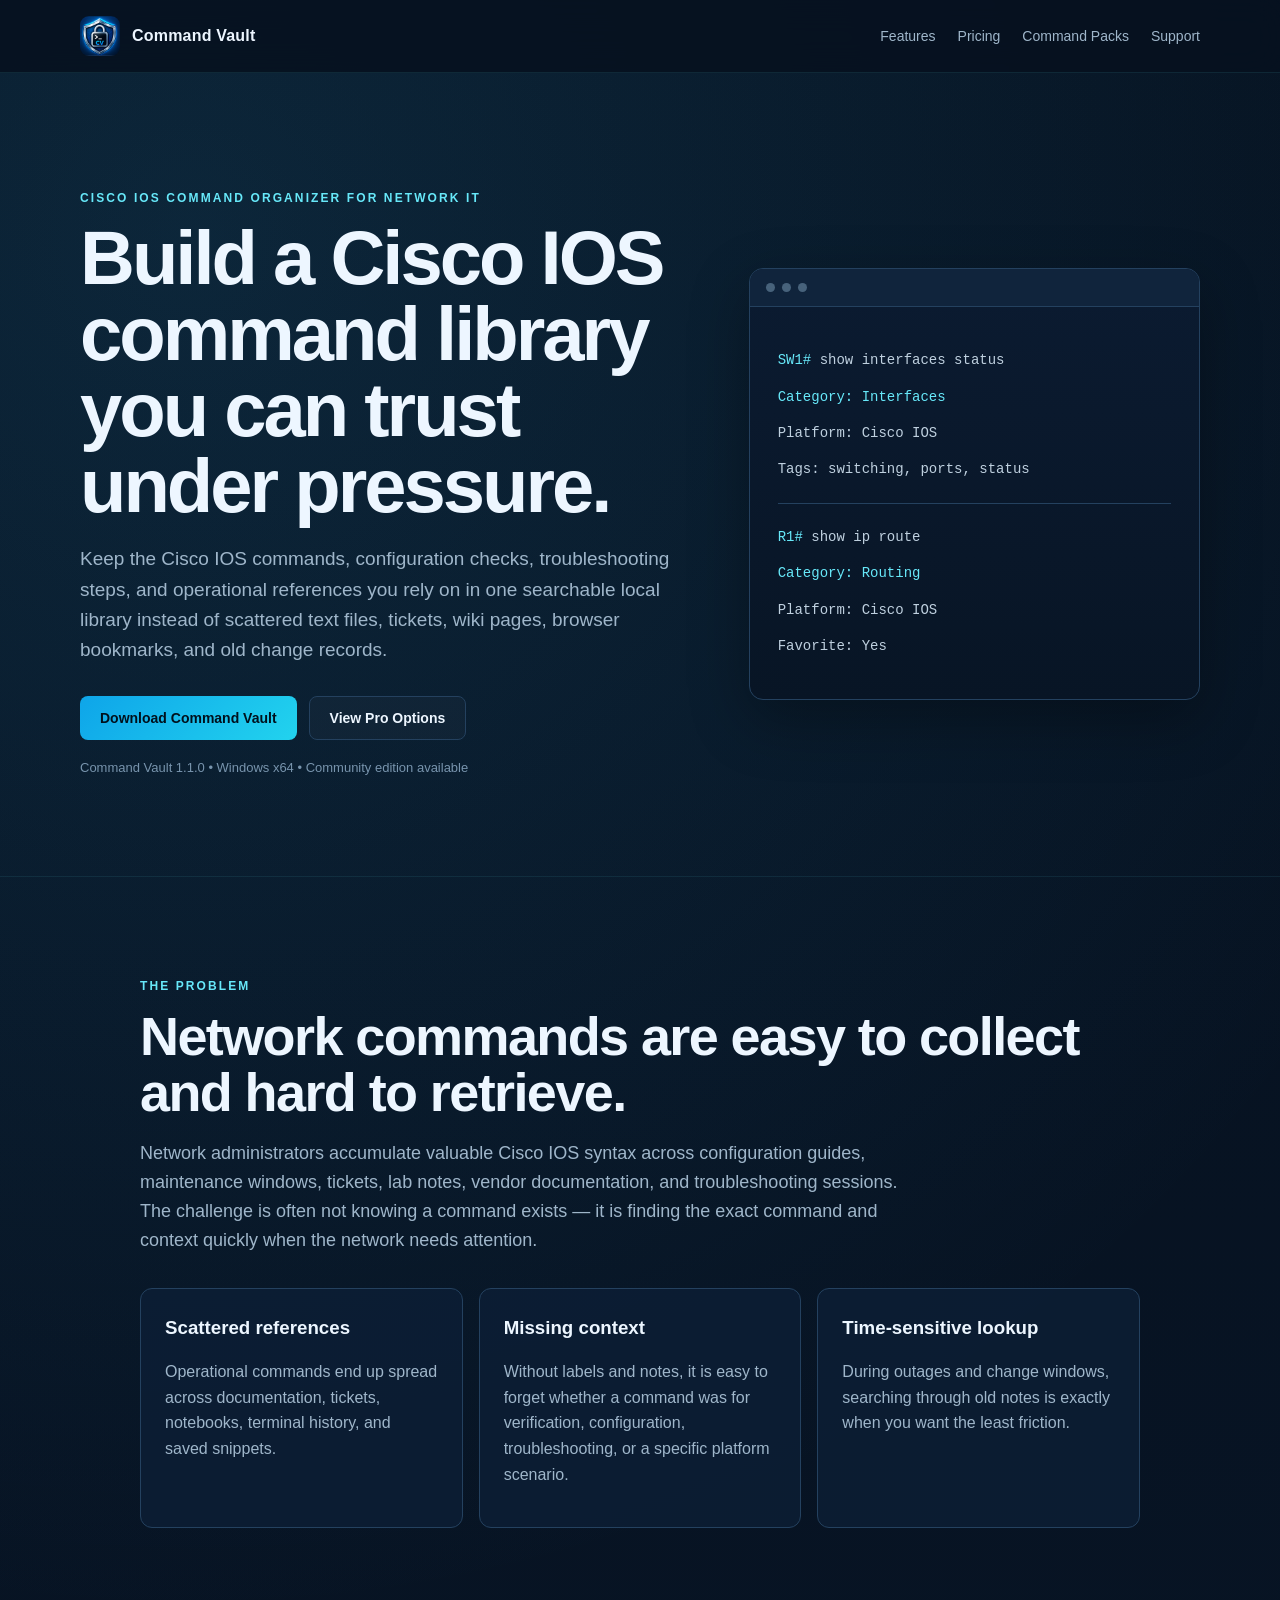
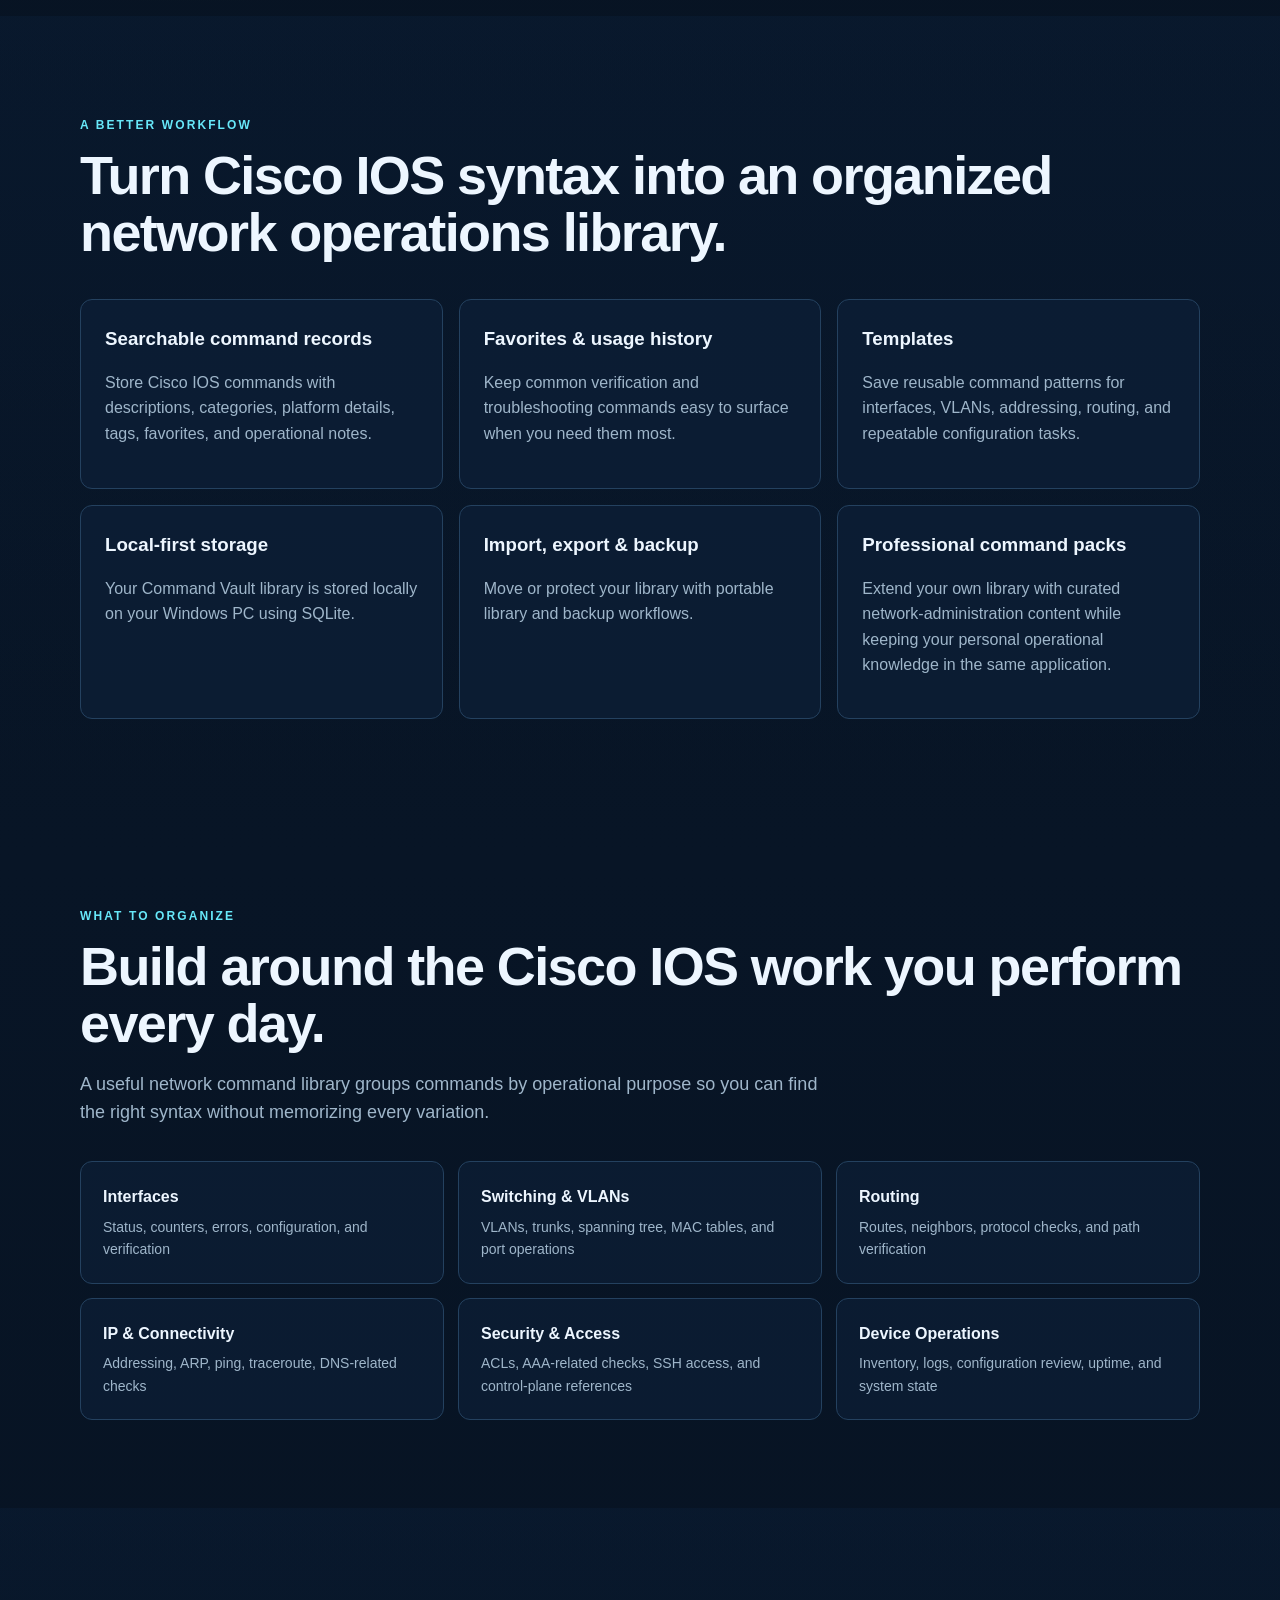
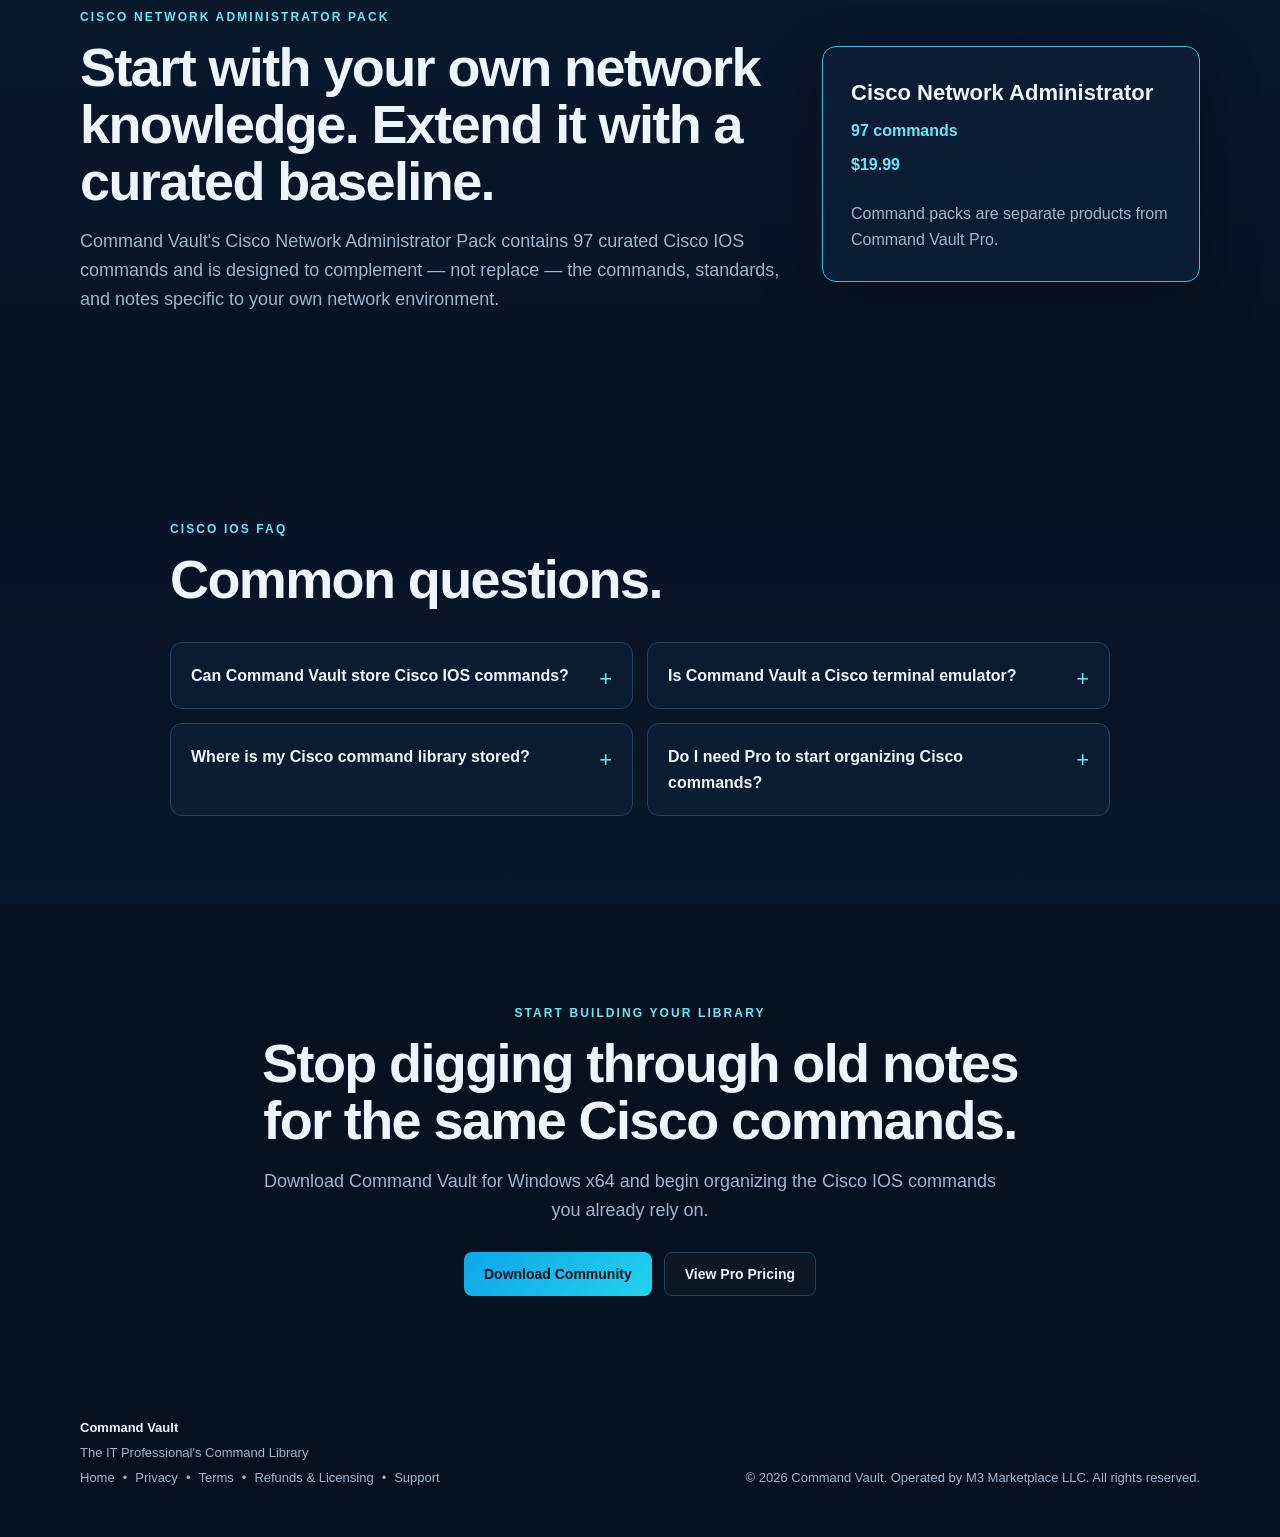
<file: cisco-ios-command-library.html>
<!doctype html>
<html lang="en">
<head>
  <meta charset="utf-8">
  <meta name="viewport" content="width=device-width, initial-scale=1">
  <meta name="description" content="Build a searchable Cisco IOS command library for network administration with Command Vault. Organize configuration, verification, troubleshooting, interface, routing, switching, and security commands locally on your PC.">
  <meta name="theme-color" content="#071426">
  <title>Cisco IOS Command Library for Network Administrators — Command Vault</title>
  <link rel="stylesheet" href="styles.css">
  <script async src="https://www.googletagmanager.com/gtag/js?id=G-ZWFE3TDV91"></script>
  <script>
    window.dataLayer = window.dataLayer || [];
    function gtag(){dataLayer.push(arguments);}
    gtag('js', new Date());
    gtag('config', 'G-ZWFE3TDV91');
  </script>
  <link rel="canonical" href="https://commandvaultapp.com/cisco-ios-command-library.html">
  <meta name="robots" content="index, follow">
  <meta property="og:type" content="website">
  <meta property="og:site_name" content="Command Vault">
  <meta property="og:title" content="Cisco IOS Command Library for Network Administrators — Command Vault">
  <meta property="og:description" content="Organize Cisco IOS configuration, verification, troubleshooting, routing, switching, interface, and security commands in a local-first Windows command library.">
  <meta property="og:url" content="https://commandvaultapp.com/cisco-ios-command-library.html">
  <meta name="twitter:card" content="summary">
  <meta name="twitter:title" content="Cisco IOS Command Library for Network Administrators — Command Vault">
  <meta name="twitter:description" content="A local-first Cisco IOS command organizer for network administrators and IT professionals.">
  <script type="application/ld+json">{"@context": "https://schema.org", "@graph": [{"@type": "WebPage", "url": "https://commandvaultapp.com/cisco-ios-command-library.html", "name": "Cisco IOS Command Library for Network Administrators \u2014 Command Vault", "description": "Organize Cisco IOS commands, troubleshooting references, configuration notes, tags, favorites, and reusable network administration knowledge in a local-first Windows command library."}, {"@type": "FAQPage", "mainEntity": [{"@type": "Question", "name": "Can Command Vault store Cisco IOS commands?", "acceptedAnswer": {"@type": "Answer", "text": "Yes. Command Vault can organize Cisco IOS command text with descriptions, categories, platform details, tags, favorites, and other operational notes."}}, {"@type": "Question", "name": "Is Command Vault a Cisco terminal emulator?", "acceptedAnswer": {"@type": "Answer", "text": "No. Command Vault is a command library and reference tool. Review and execute Cisco IOS commands using the appropriate console, SSH, terminal, or network management environment."}}, {"@type": "Question", "name": "Where is my Cisco command library stored?", "acceptedAnswer": {"@type": "Answer", "text": "Command Vault stores its command library locally on your Windows computer using SQLite."}}]}]}</script>
</head>
<body>
  <header class="site-header">
    <div class="wrap nav-wrap">
      <a class="brand" href="index.html" aria-label="Command Vault home">
        <span class="brand-mark">CV</span>
        <span>Command Vault</span>
      </a>
      <nav class="nav" aria-label="Primary navigation">
        <a href="index.html#features">Features</a>
        <a href="index.html#pricing">Pricing</a>
        <a href="index.html#packs">Command Packs</a>
        <a href="support.html">Support</a>
      </nav>
    </div>
  </header>

  <main>
    <section class="landing-hero">
      <div class="wrap landing-hero-grid">
        <div>
          <p class="eyebrow">CISCO IOS COMMAND ORGANIZER FOR NETWORK IT</p>
          <h1>Build a Cisco IOS command library you can trust under pressure.</h1>
          <p class="hero-copy">
            Keep the Cisco IOS commands, configuration checks, troubleshooting steps, and operational references you rely on in one searchable local library instead of scattered text files, tickets, wiki pages, browser bookmarks, and old change records.
          </p>
          <div class="hero-actions">
            <a class="button primary landing-download"
               href="https://github.com/MrFrankRazr/CommandVault-Site/releases/download/v1.1.0/CommandVault-1.1.0-win-x64.zip">
              Download Command Vault
            </a>
            <a class="button secondary landing-pro" href="index.html#pricing">View Pro Options</a>
          </div>
          <p class="availability">Command Vault 1.1.0 • Windows x64 • Community edition available</p>
        </div>

        <aside class="product-card" aria-label="Cisco IOS command library example">
          <div class="terminal-bar"><span></span><span></span><span></span></div>
          <div class="terminal-content">
            <p><span class="prompt">SW1#</span> show interfaces status</p>
            <p class="terminal-accent">Category: Interfaces</p>
            <p>Platform: Cisco IOS</p>
            <p>Tags: switching, ports, status</p>
            <div class="terminal-rule"></div>
            <p><span class="prompt">R1#</span> show ip route</p>
            <p class="terminal-accent">Category: Routing</p>
            <p>Platform: Cisco IOS</p>
            <p>Favorite: Yes</p>
          </div>
        </aside>
      </div>
    </section>

    <section class="section">
      <div class="wrap content-narrow">
        <p class="section-kicker">THE PROBLEM</p>
        <h2>Network commands are easy to collect and hard to retrieve.</h2>
        <p class="section-lead">
          Network administrators accumulate valuable Cisco IOS syntax across configuration guides, maintenance windows, tickets, lab notes, vendor documentation, and troubleshooting sessions. The challenge is often not knowing a command exists — it is finding the exact command and context quickly when the network needs attention.
        </p>
        <div class="pain-grid">
          <article class="feature-card"><h3>Scattered references</h3><p>Operational commands end up spread across documentation, tickets, notebooks, terminal history, and saved snippets.</p></article>
          <article class="feature-card"><h3>Missing context</h3><p>Without labels and notes, it is easy to forget whether a command was for verification, configuration, troubleshooting, or a specific platform scenario.</p></article>
          <article class="feature-card"><h3>Time-sensitive lookup</h3><p>During outages and change windows, searching through old notes is exactly when you want the least friction.</p></article>
        </div>
      </div>
    </section>

    <section class="section landing-accent">
      <div class="wrap">
        <p class="section-kicker">A BETTER WORKFLOW</p>
        <h2>Turn Cisco IOS syntax into an organized network operations library.</h2>
        <div class="feature-grid">
          <article class="feature-card"><h3>Searchable command records</h3><p>Store Cisco IOS commands with descriptions, categories, platform details, tags, favorites, and operational notes.</p></article>
          <article class="feature-card"><h3>Favorites & usage history</h3><p>Keep common verification and troubleshooting commands easy to surface when you need them most.</p></article>
          <article class="feature-card"><h3>Templates</h3><p>Save reusable command patterns for interfaces, VLANs, addressing, routing, and repeatable configuration tasks.</p></article>
          <article class="feature-card"><h3>Local-first storage</h3><p>Your Command Vault library is stored locally on your Windows PC using SQLite.</p></article>
          <article class="feature-card"><h3>Import, export & backup</h3><p>Move or protect your library with portable library and backup workflows.</p></article>
          <article class="feature-card"><h3>Professional command packs</h3><p>Extend your own library with curated network-administration content while keeping your personal operational knowledge in the same application.</p></article>
        </div>
      </div>
    </section>

    <section class="section">
      <div class="wrap">
        <p class="section-kicker">WHAT TO ORGANIZE</p>
        <h2>Build around the Cisco IOS work you perform every day.</h2>
        <p class="section-lead">A useful network command library groups commands by operational purpose so you can find the right syntax without memorizing every variation.</p>
        <div class="topic-grid">
          <div class="topic-card"><strong>Interfaces</strong><span>Status, counters, errors, configuration, and verification</span></div>
          <div class="topic-card"><strong>Switching & VLANs</strong><span>VLANs, trunks, spanning tree, MAC tables, and port operations</span></div>
          <div class="topic-card"><strong>Routing</strong><span>Routes, neighbors, protocol checks, and path verification</span></div>
          <div class="topic-card"><strong>IP & Connectivity</strong><span>Addressing, ARP, ping, traceroute, DNS-related checks</span></div>
          <div class="topic-card"><strong>Security & Access</strong><span>ACLs, AAA-related checks, SSH access, and control-plane references</span></div>
          <div class="topic-card"><strong>Device Operations</strong><span>Inventory, logs, configuration review, uptime, and system state</span></div>
        </div>
      </div>
    </section>

    <section class="section landing-accent">
      <div class="wrap split-callout">
        <div>
          <p class="section-kicker">CISCO NETWORK ADMINISTRATOR PACK</p>
          <h2>Start with your own network knowledge. Extend it with a curated baseline.</h2>
          <p class="section-lead">
            Command Vault's Cisco Network Administrator Pack contains 97 curated Cisco IOS commands and is designed to complement — not replace — the commands, standards, and notes specific to your own network environment.
          </p>
        </div>
        <div class="landing-card">
          <strong>Cisco Network Administrator</strong>
          <span>97 commands</span>
          <span>$19.99</span>
          <p>Command packs are separate products from Command Vault Pro.</p>
        </div>
      </div>
    </section>

    <section class="section faq-section">
      <div class="wrap faq-wrap">
        <p class="section-kicker">CISCO IOS FAQ</p>
        <h2>Common questions.</h2>
        <div class="faq-grid">
          <details class="faq-item"><summary>Can Command Vault store Cisco IOS commands?</summary><p>Yes. Command Vault can organize Cisco IOS command text with descriptions, categories, platform details, tags, favorites, and other operational notes.</p></details>
          <details class="faq-item"><summary>Is Command Vault a Cisco terminal emulator?</summary><p>No. Command Vault is a command library and reference tool. Review and execute Cisco IOS commands using the appropriate console, SSH, terminal, or network management environment.</p></details>
          <details class="faq-item"><summary>Where is my Cisco command library stored?</summary><p>Command Vault stores its command library locally on your Windows computer using SQLite.</p></details>
          <details class="faq-item"><summary>Do I need Pro to start organizing Cisco commands?</summary><p>No. You can begin with Community and upgrade later when you need premium productivity, backup, and update-related features.</p></details>
        </div>
      </div>
    </section>

    <section class="section landing-final">
      <div class="wrap landing-final-inner">
        <p class="section-kicker">START BUILDING YOUR LIBRARY</p>
        <h2>Stop digging through old notes for the same Cisco commands.</h2>
        <p class="section-lead">Download Command Vault for Windows x64 and begin organizing the Cisco IOS commands you already rely on.</p>
        <div class="section-actions">
          <a class="button primary landing-download"
             href="https://github.com/MrFrankRazr/CommandVault-Site/releases/download/v1.1.0/CommandVault-1.1.0-win-x64.zip">
            Download Community
          </a>
          <a class="button secondary landing-pro" href="index.html#pricing">View Pro Pricing</a>
        </div>
      </div>
    </section>
  </main>

  <footer class="site-footer">
    <div class="wrap footer-wrap">
      <div>
        <strong>Command Vault</strong>
        <p>The IT Professional's Command Library</p>
        <p class="footer-links">
          <a href="index.html">Home</a><span>•</span>
          <a href="privacy.html">Privacy</a><span>•</span>
          <a href="terms.html">Terms</a><span>•</span>
          <a href="refunds.html">Refunds &amp; Licensing</a><span>•</span>
          <a href="support.html">Support</a>
        </p>
      </div>
      <p>© 2026 Command Vault. Operated by M3 Marketplace LLC. All rights reserved.</p>
    </div>
  </footer>

  <script>
    document.addEventListener('DOMContentLoaded', function () {
      document.querySelectorAll('.landing-download').forEach(function (link) {
        link.addEventListener('click', function () {
          if (typeof gtag === 'function') {
            gtag('event', 'landing_download_click', {
              landing_page: 'cisco_ios',
              link_url: link.href
            });
          }
        });
      });

      document.querySelectorAll('.landing-pro').forEach(function (link) {
        link.addEventListener('click', function () {
          if (typeof gtag === 'function') {
            gtag('event', 'landing_pro_click', {
              landing_page: 'cisco_ios',
              destination: 'pricing'
            });
          }
        });
      });

      document.querySelectorAll('.faq-item').forEach(function (item) {
        item.addEventListener('toggle', function () {
          if (item.open && typeof gtag === 'function') {
            const summary = item.querySelector('summary');
            gtag('event', 'faq_engagement', {
              page_topic: 'cisco_ios',
              faq_question: summary ? summary.textContent.trim() : 'unknown'
            });
          }
        });
      });
    });
  </script>
</body>
</html>
</file>
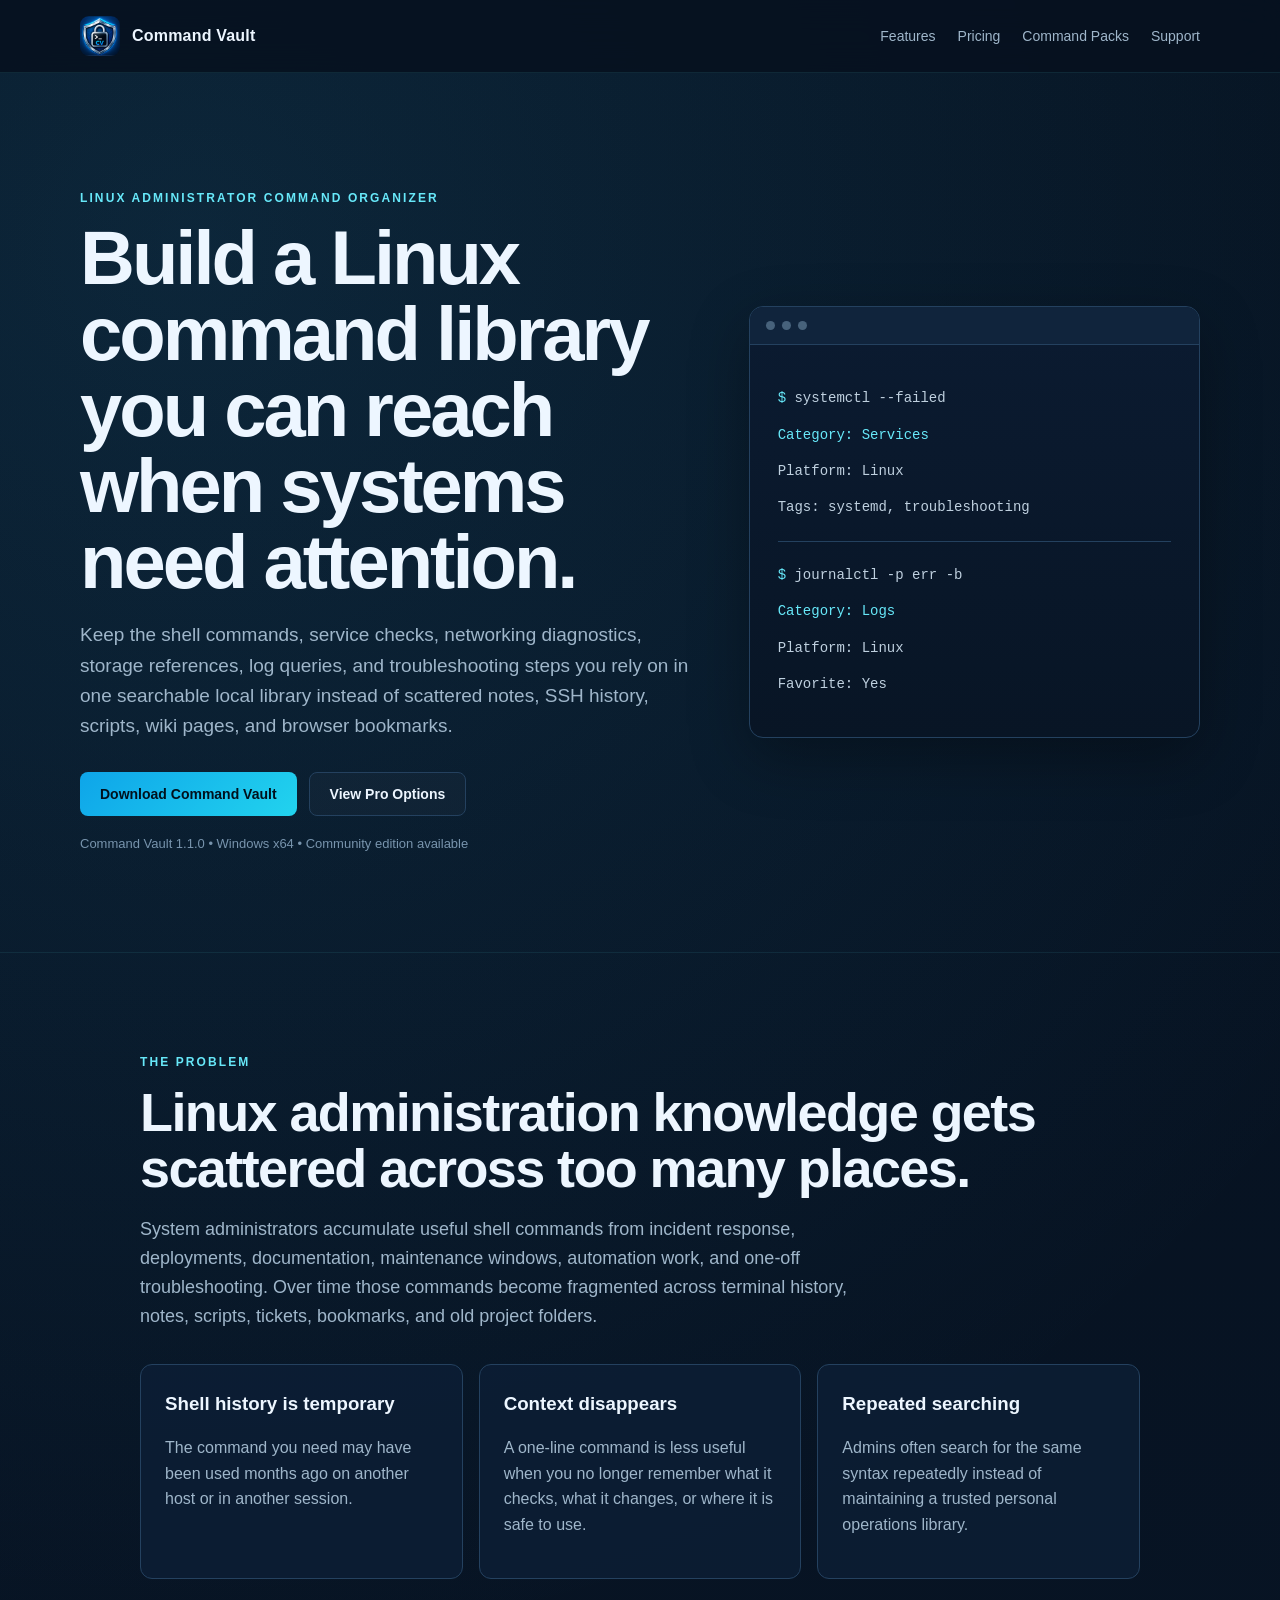
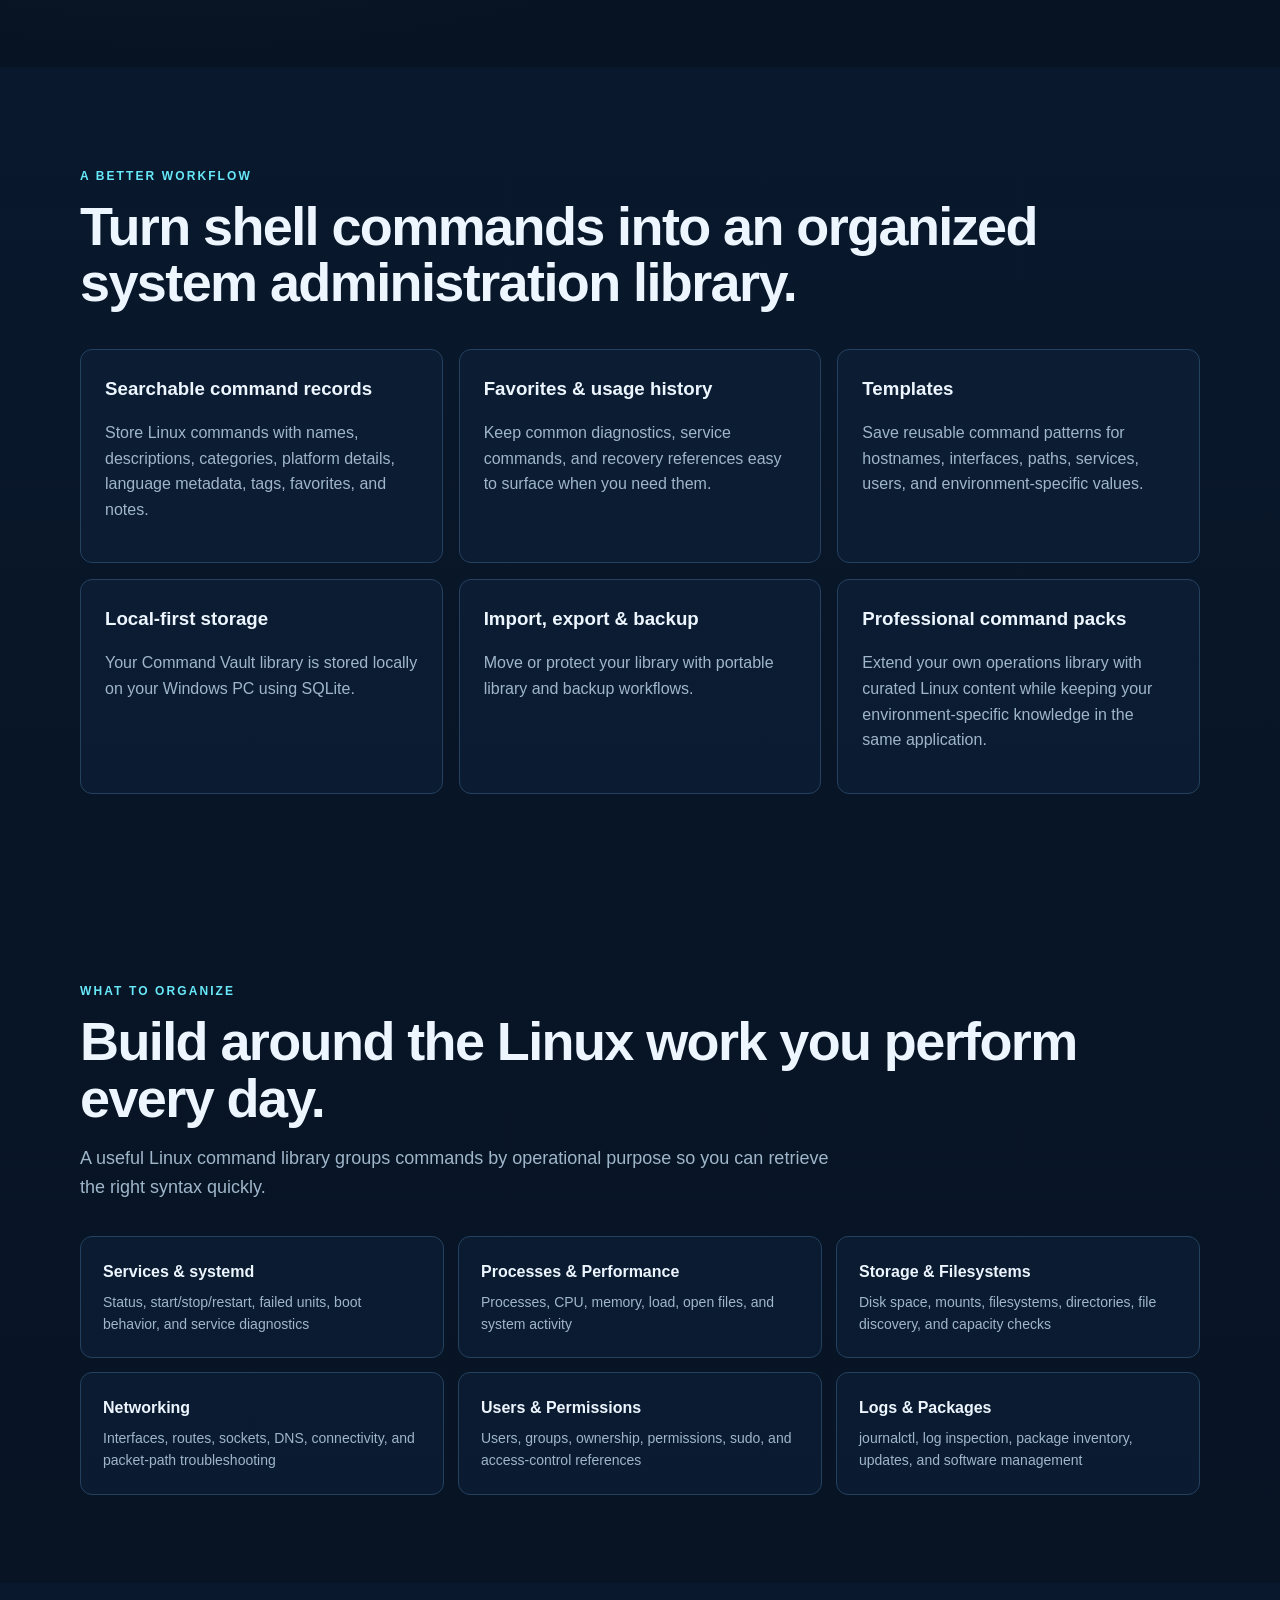
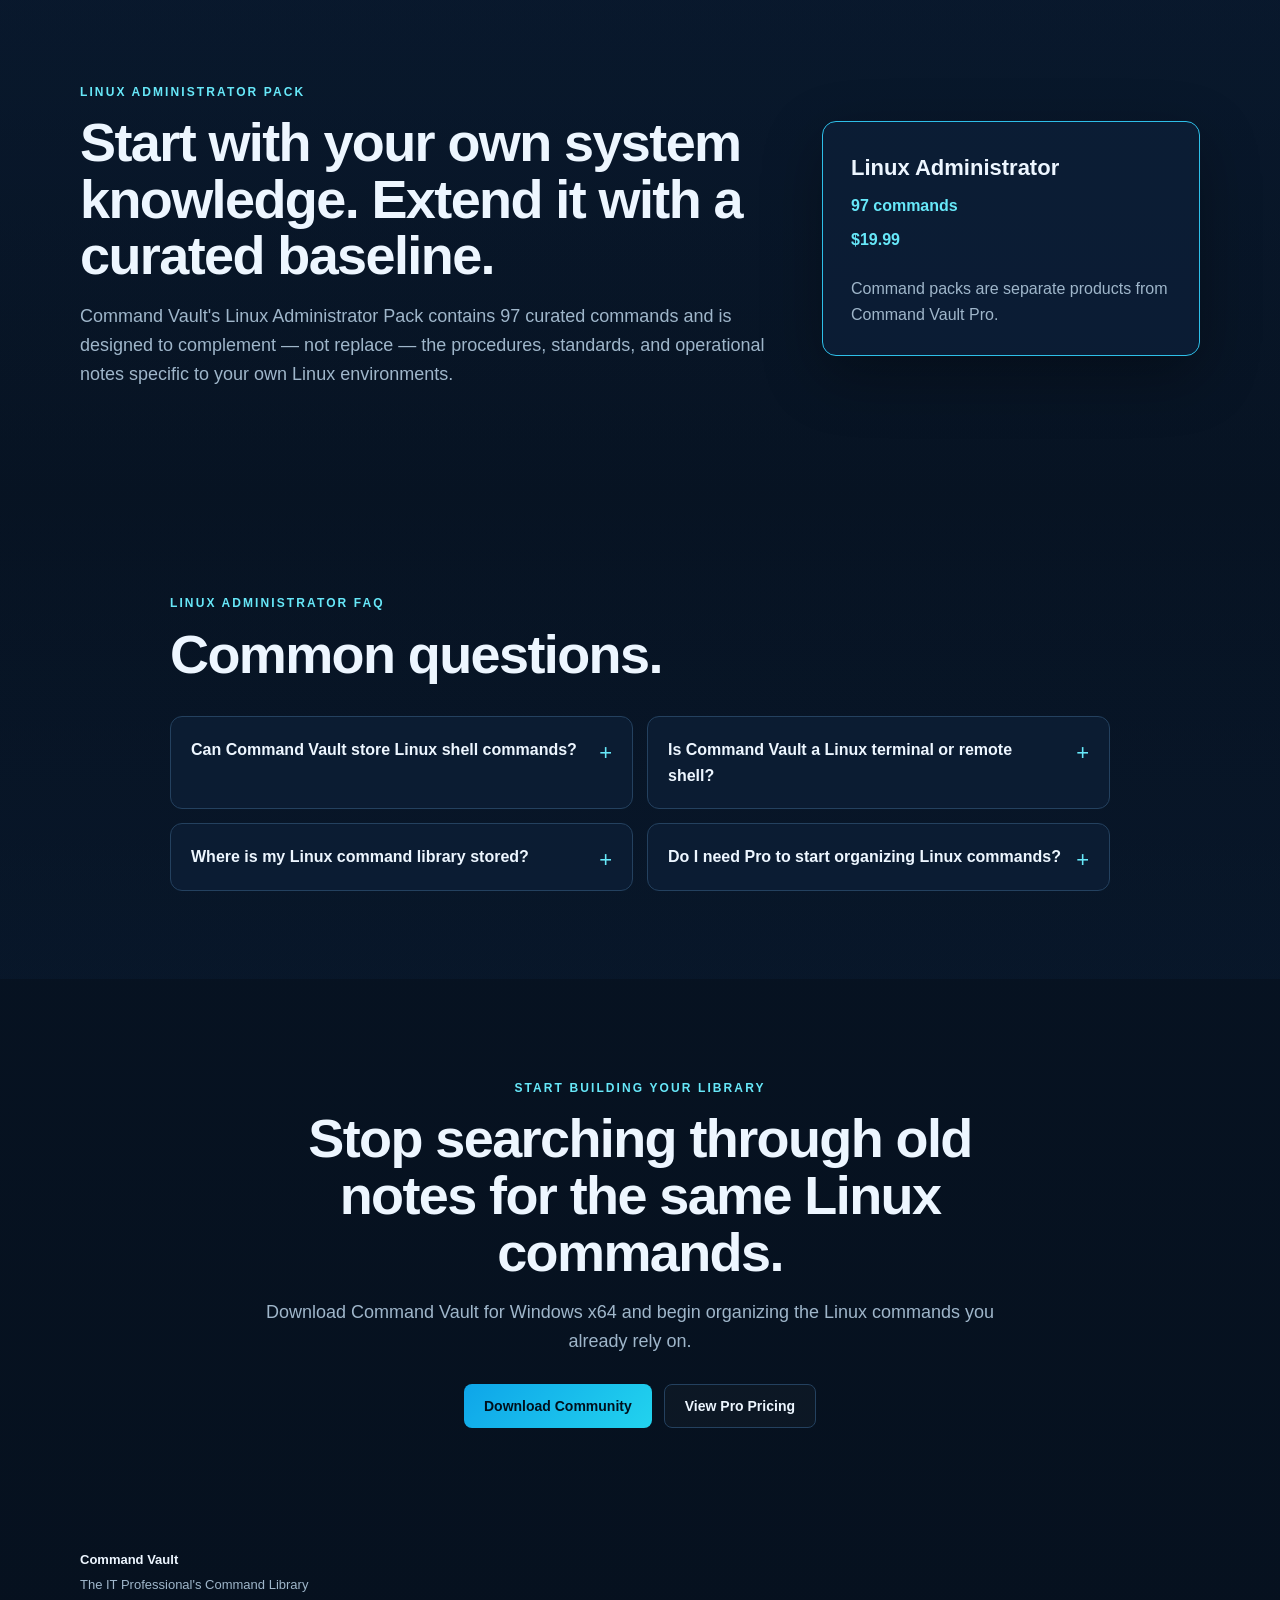
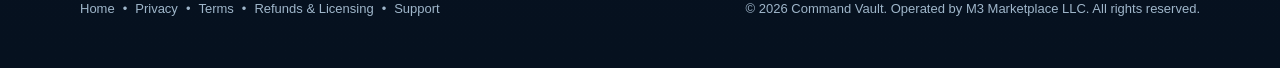
<file: linux-admin-command-library.html>
<!doctype html>
<html lang="en">
<head>
  <meta charset="utf-8">
  <meta name="viewport" content="width=device-width, initial-scale=1">
  <meta name="description" content="Build a searchable Linux administrator command library with Command Vault. Organize shell commands for services, storage, networking, permissions, processes, logs, packages, and troubleshooting locally on your PC.">
  <meta name="theme-color" content="#071426">
  <title>Linux Administrator Command Library — Command Vault</title>
  <link rel="stylesheet" href="styles.css">
  <script async src="https://www.googletagmanager.com/gtag/js?id=G-ZWFE3TDV91"></script>
  <script>
    window.dataLayer = window.dataLayer || [];
    function gtag(){dataLayer.push(arguments);}
    gtag('js', new Date());
    gtag('config', 'G-ZWFE3TDV91');
  </script>
  <link rel="canonical" href="https://commandvaultapp.com/linux-admin-command-library.html">
  <meta name="robots" content="index, follow">
  <meta property="og:type" content="website">
  <meta property="og:site_name" content="Command Vault">
  <meta property="og:title" content="Linux Administrator Command Library — Command Vault">
  <meta property="og:description" content="Organize Linux shell commands for services, processes, storage, networking, permissions, logs, packages, and troubleshooting in a local-first Windows command library.">
  <meta property="og:url" content="https://commandvaultapp.com/linux-admin-command-library.html">
  <meta name="twitter:card" content="summary">
  <meta name="twitter:title" content="Linux Administrator Command Library — Command Vault">
  <meta name="twitter:description" content="A local-first Linux command organizer for system administrators and IT professionals.">
  <script type="application/ld+json">{"@context": "https://schema.org", "@graph": [{"@type": "WebPage", "url": "https://commandvaultapp.com/linux-admin-command-library.html", "name": "Linux Administrator Command Library \u2014 Command Vault", "description": "Organize Linux administration commands, shell references, troubleshooting steps, tags, favorites, and reusable system administration knowledge in a local-first Windows command library."}, {"@type": "FAQPage", "mainEntity": [{"@type": "Question", "name": "Can Command Vault store Linux shell commands?", "acceptedAnswer": {"@type": "Answer", "text": "Yes. Command Vault can organize Linux shell commands with descriptions, categories, platform details, language metadata, tags, favorites, and operational notes."}}, {"@type": "Question", "name": "Is Command Vault a Linux terminal or remote shell?", "acceptedAnswer": {"@type": "Answer", "text": "No. Command Vault is a command library and reference tool. Review and execute Linux commands in the appropriate local terminal, SSH session, or system administration environment."}}, {"@type": "Question", "name": "Where is my Linux command library stored?", "acceptedAnswer": {"@type": "Answer", "text": "Command Vault stores its command library locally on your Windows computer using SQLite."}}]}]}</script>
</head>
<body>
  <header class="site-header">
    <div class="wrap nav-wrap">
      <a class="brand" href="index.html" aria-label="Command Vault home">
        <span class="brand-mark">CV</span>
        <span>Command Vault</span>
      </a>
      <nav class="nav" aria-label="Primary navigation">
        <a href="index.html#features">Features</a>
        <a href="index.html#pricing">Pricing</a>
        <a href="index.html#packs">Command Packs</a>
        <a href="support.html">Support</a>
      </nav>
    </div>
  </header>

  <main>
    <section class="landing-hero">
      <div class="wrap landing-hero-grid">
        <div>
          <p class="eyebrow">LINUX ADMINISTRATOR COMMAND ORGANIZER</p>
          <h1>Build a Linux command library you can reach when systems need attention.</h1>
          <p class="hero-copy">
            Keep the shell commands, service checks, networking diagnostics, storage references, log queries, and troubleshooting steps you rely on in one searchable local library instead of scattered notes, SSH history, scripts, wiki pages, and browser bookmarks.
          </p>
          <div class="hero-actions">
            <a class="button primary landing-download"
               href="https://github.com/MrFrankRazr/CommandVault-Site/releases/download/v1.1.0/CommandVault-1.1.0-win-x64.zip">
              Download Command Vault
            </a>
            <a class="button secondary landing-pro" href="index.html#pricing">View Pro Options</a>
          </div>
          <p class="availability">Command Vault 1.1.0 • Windows x64 • Community edition available</p>
        </div>

        <aside class="product-card" aria-label="Linux administrator command library example">
          <div class="terminal-bar"><span></span><span></span><span></span></div>
          <div class="terminal-content">
            <p><span class="prompt">$</span> systemctl --failed</p>
            <p class="terminal-accent">Category: Services</p>
            <p>Platform: Linux</p>
            <p>Tags: systemd, troubleshooting</p>
            <div class="terminal-rule"></div>
            <p><span class="prompt">$</span> journalctl -p err -b</p>
            <p class="terminal-accent">Category: Logs</p>
            <p>Platform: Linux</p>
            <p>Favorite: Yes</p>
          </div>
        </aside>
      </div>
    </section>

    <section class="section">
      <div class="wrap content-narrow">
        <p class="section-kicker">THE PROBLEM</p>
        <h2>Linux administration knowledge gets scattered across too many places.</h2>
        <p class="section-lead">
          System administrators accumulate useful shell commands from incident response, deployments, documentation, maintenance windows, automation work, and one-off troubleshooting. Over time those commands become fragmented across terminal history, notes, scripts, tickets, bookmarks, and old project folders.
        </p>
        <div class="pain-grid">
          <article class="feature-card"><h3>Shell history is temporary</h3><p>The command you need may have been used months ago on another host or in another session.</p></article>
          <article class="feature-card"><h3>Context disappears</h3><p>A one-line command is less useful when you no longer remember what it checks, what it changes, or where it is safe to use.</p></article>
          <article class="feature-card"><h3>Repeated searching</h3><p>Admins often search for the same syntax repeatedly instead of maintaining a trusted personal operations library.</p></article>
        </div>
      </div>
    </section>

    <section class="section landing-accent">
      <div class="wrap">
        <p class="section-kicker">A BETTER WORKFLOW</p>
        <h2>Turn shell commands into an organized system administration library.</h2>
        <div class="feature-grid">
          <article class="feature-card"><h3>Searchable command records</h3><p>Store Linux commands with names, descriptions, categories, platform details, language metadata, tags, favorites, and notes.</p></article>
          <article class="feature-card"><h3>Favorites &amp; usage history</h3><p>Keep common diagnostics, service commands, and recovery references easy to surface when you need them.</p></article>
          <article class="feature-card"><h3>Templates</h3><p>Save reusable command patterns for hostnames, interfaces, paths, services, users, and environment-specific values.</p></article>
          <article class="feature-card"><h3>Local-first storage</h3><p>Your Command Vault library is stored locally on your Windows PC using SQLite.</p></article>
          <article class="feature-card"><h3>Import, export &amp; backup</h3><p>Move or protect your library with portable library and backup workflows.</p></article>
          <article class="feature-card"><h3>Professional command packs</h3><p>Extend your own operations library with curated Linux content while keeping your environment-specific knowledge in the same application.</p></article>
        </div>
      </div>
    </section>

    <section class="section">
      <div class="wrap">
        <p class="section-kicker">WHAT TO ORGANIZE</p>
        <h2>Build around the Linux work you perform every day.</h2>
        <p class="section-lead">A useful Linux command library groups commands by operational purpose so you can retrieve the right syntax quickly.</p>
        <div class="topic-grid">
          <div class="topic-card"><strong>Services &amp; systemd</strong><span>Status, start/stop/restart, failed units, boot behavior, and service diagnostics</span></div>
          <div class="topic-card"><strong>Processes &amp; Performance</strong><span>Processes, CPU, memory, load, open files, and system activity</span></div>
          <div class="topic-card"><strong>Storage &amp; Filesystems</strong><span>Disk space, mounts, filesystems, directories, file discovery, and capacity checks</span></div>
          <div class="topic-card"><strong>Networking</strong><span>Interfaces, routes, sockets, DNS, connectivity, and packet-path troubleshooting</span></div>
          <div class="topic-card"><strong>Users &amp; Permissions</strong><span>Users, groups, ownership, permissions, sudo, and access-control references</span></div>
          <div class="topic-card"><strong>Logs &amp; Packages</strong><span>journalctl, log inspection, package inventory, updates, and software management</span></div>
        </div>
      </div>
    </section>

    <section class="section landing-accent">
      <div class="wrap split-callout">
        <div>
          <p class="section-kicker">LINUX ADMINISTRATOR PACK</p>
          <h2>Start with your own system knowledge. Extend it with a curated baseline.</h2>
          <p class="section-lead">
            Command Vault's Linux Administrator Pack contains 97 curated commands and is designed to complement — not replace — the procedures, standards, and operational notes specific to your own Linux environments.
          </p>
        </div>
        <div class="landing-card">
          <strong>Linux Administrator</strong>
          <span>97 commands</span>
          <span>$19.99</span>
          <p>Command packs are separate products from Command Vault Pro.</p>
        </div>
      </div>
    </section>

    <section class="section faq-section">
      <div class="wrap faq-wrap">
        <p class="section-kicker">LINUX ADMINISTRATOR FAQ</p>
        <h2>Common questions.</h2>
        <div class="faq-grid">
          <details class="faq-item"><summary>Can Command Vault store Linux shell commands?</summary><p>Yes. Command Vault can organize Linux shell commands with descriptions, categories, platform details, language metadata, tags, favorites, and operational notes.</p></details>
          <details class="faq-item"><summary>Is Command Vault a Linux terminal or remote shell?</summary><p>No. Command Vault is a command library and reference tool. Review and execute Linux commands in the appropriate local terminal, SSH session, or system administration environment.</p></details>
          <details class="faq-item"><summary>Where is my Linux command library stored?</summary><p>Command Vault stores its command library locally on your Windows computer using SQLite.</p></details>
          <details class="faq-item"><summary>Do I need Pro to start organizing Linux commands?</summary><p>No. You can begin with Community and upgrade later when you need premium productivity, backup, and update-related features.</p></details>
        </div>
      </div>
    </section>

    <section class="section landing-final">
      <div class="wrap landing-final-inner">
        <p class="section-kicker">START BUILDING YOUR LIBRARY</p>
        <h2>Stop searching through old notes for the same Linux commands.</h2>
        <p class="section-lead">Download Command Vault for Windows x64 and begin organizing the Linux commands you already rely on.</p>
        <div class="section-actions">
          <a class="button primary landing-download"
             href="https://github.com/MrFrankRazr/CommandVault-Site/releases/download/v1.1.0/CommandVault-1.1.0-win-x64.zip">
            Download Community
          </a>
          <a class="button secondary landing-pro" href="index.html#pricing">View Pro Pricing</a>
        </div>
      </div>
    </section>
  </main>

  <footer class="site-footer">
    <div class="wrap footer-wrap">
      <div>
        <strong>Command Vault</strong>
        <p>The IT Professional's Command Library</p>
        <p class="footer-links">
          <a href="index.html">Home</a><span>•</span>
          <a href="privacy.html">Privacy</a><span>•</span>
          <a href="terms.html">Terms</a><span>•</span>
          <a href="refunds.html">Refunds &amp; Licensing</a><span>•</span>
          <a href="support.html">Support</a>
        </p>
      </div>
      <p>© 2026 Command Vault. Operated by M3 Marketplace LLC. All rights reserved.</p>
    </div>
  </footer>

  <script>
    document.addEventListener('DOMContentLoaded', function () {
      document.querySelectorAll('.landing-download').forEach(function (link) {
        link.addEventListener('click', function () {
          if (typeof gtag === 'function') {
            gtag('event', 'landing_download_click', {
              landing_page: 'linux_admin',
              link_url: link.href
            });
          }
        });
      });

      document.querySelectorAll('.landing-pro').forEach(function (link) {
        link.addEventListener('click', function () {
          if (typeof gtag === 'function') {
            gtag('event', 'landing_pro_click', {
              landing_page: 'linux_admin',
              destination: 'pricing'
            });
          }
        });
      });

      document.querySelectorAll('.faq-item').forEach(function (item) {
        item.addEventListener('toggle', function () {
          if (item.open && typeof gtag === 'function') {
            const summary = item.querySelector('summary');
            gtag('event', 'faq_engagement', {
              page_topic: 'linux_admin',
              faq_question: summary ? summary.textContent.trim() : 'unknown'
            });
          }
        });
      });
    });
  </script>
</body>
</html>
</file>
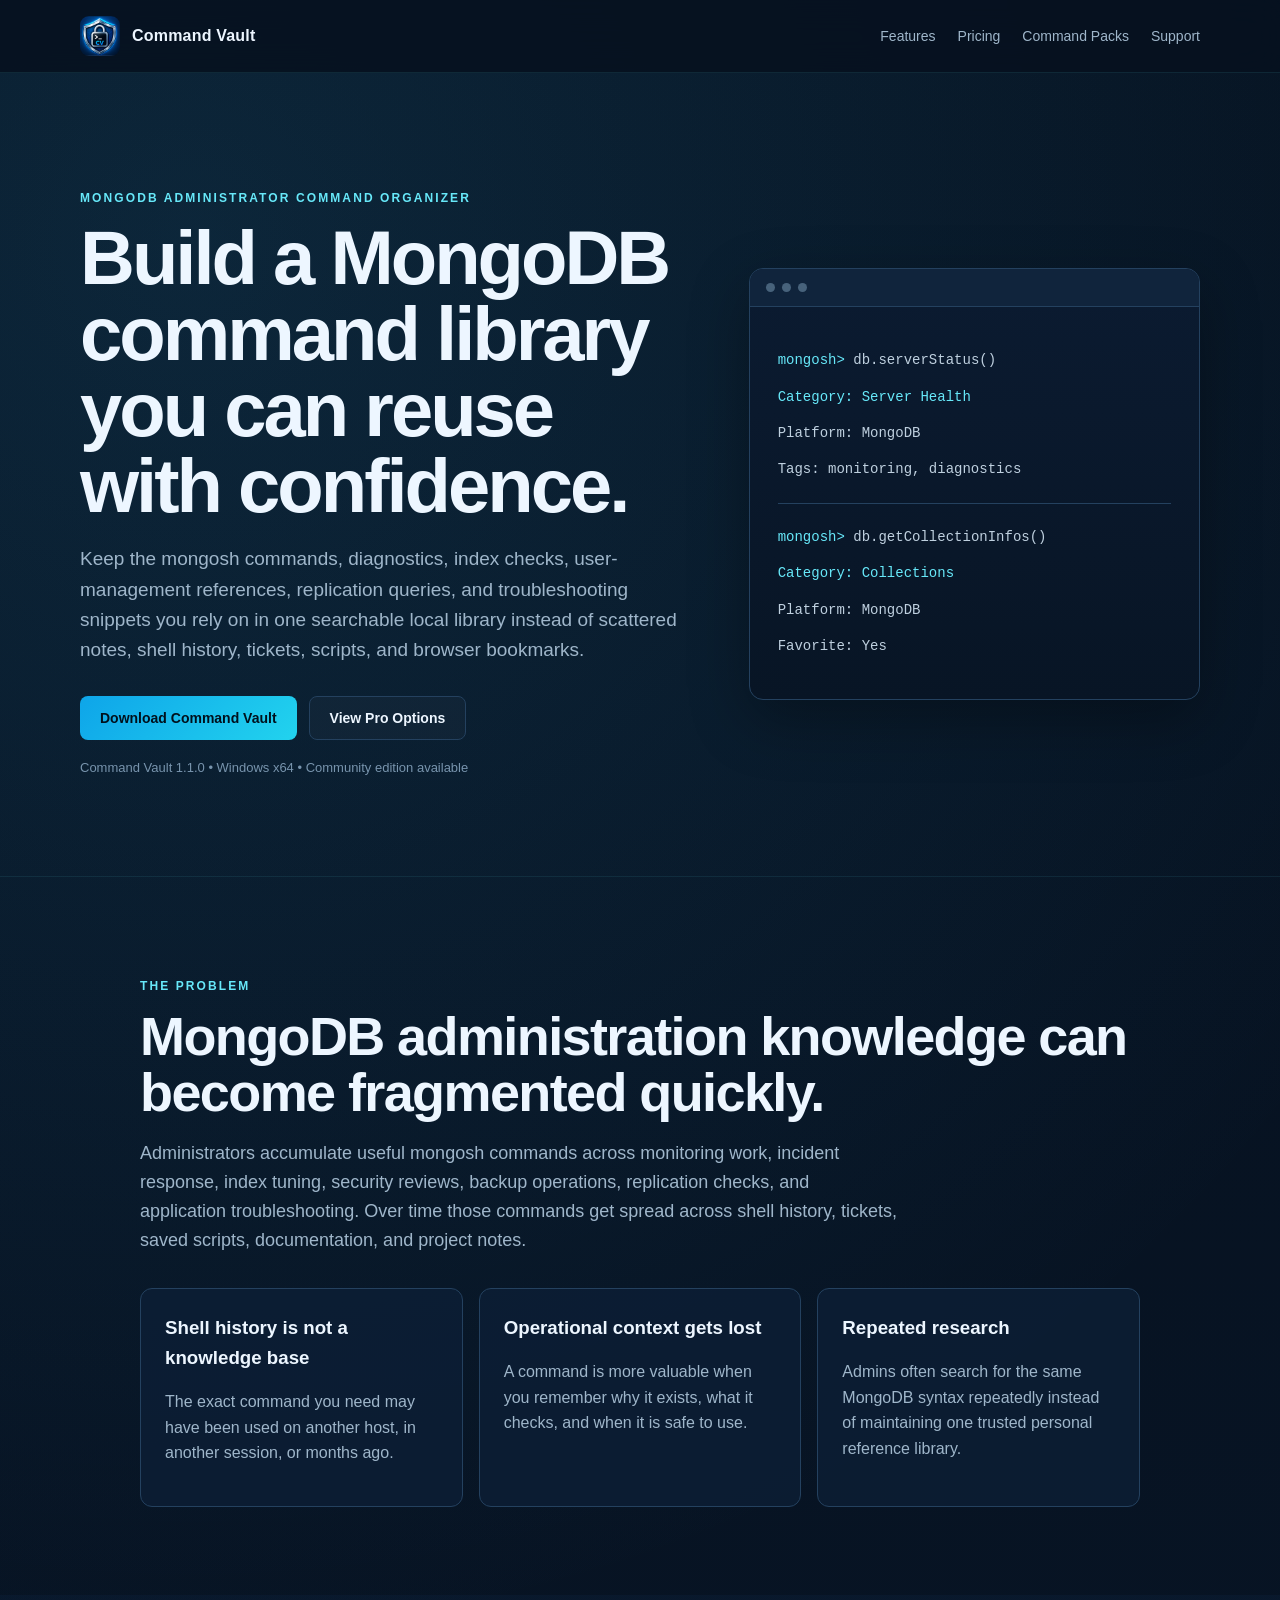
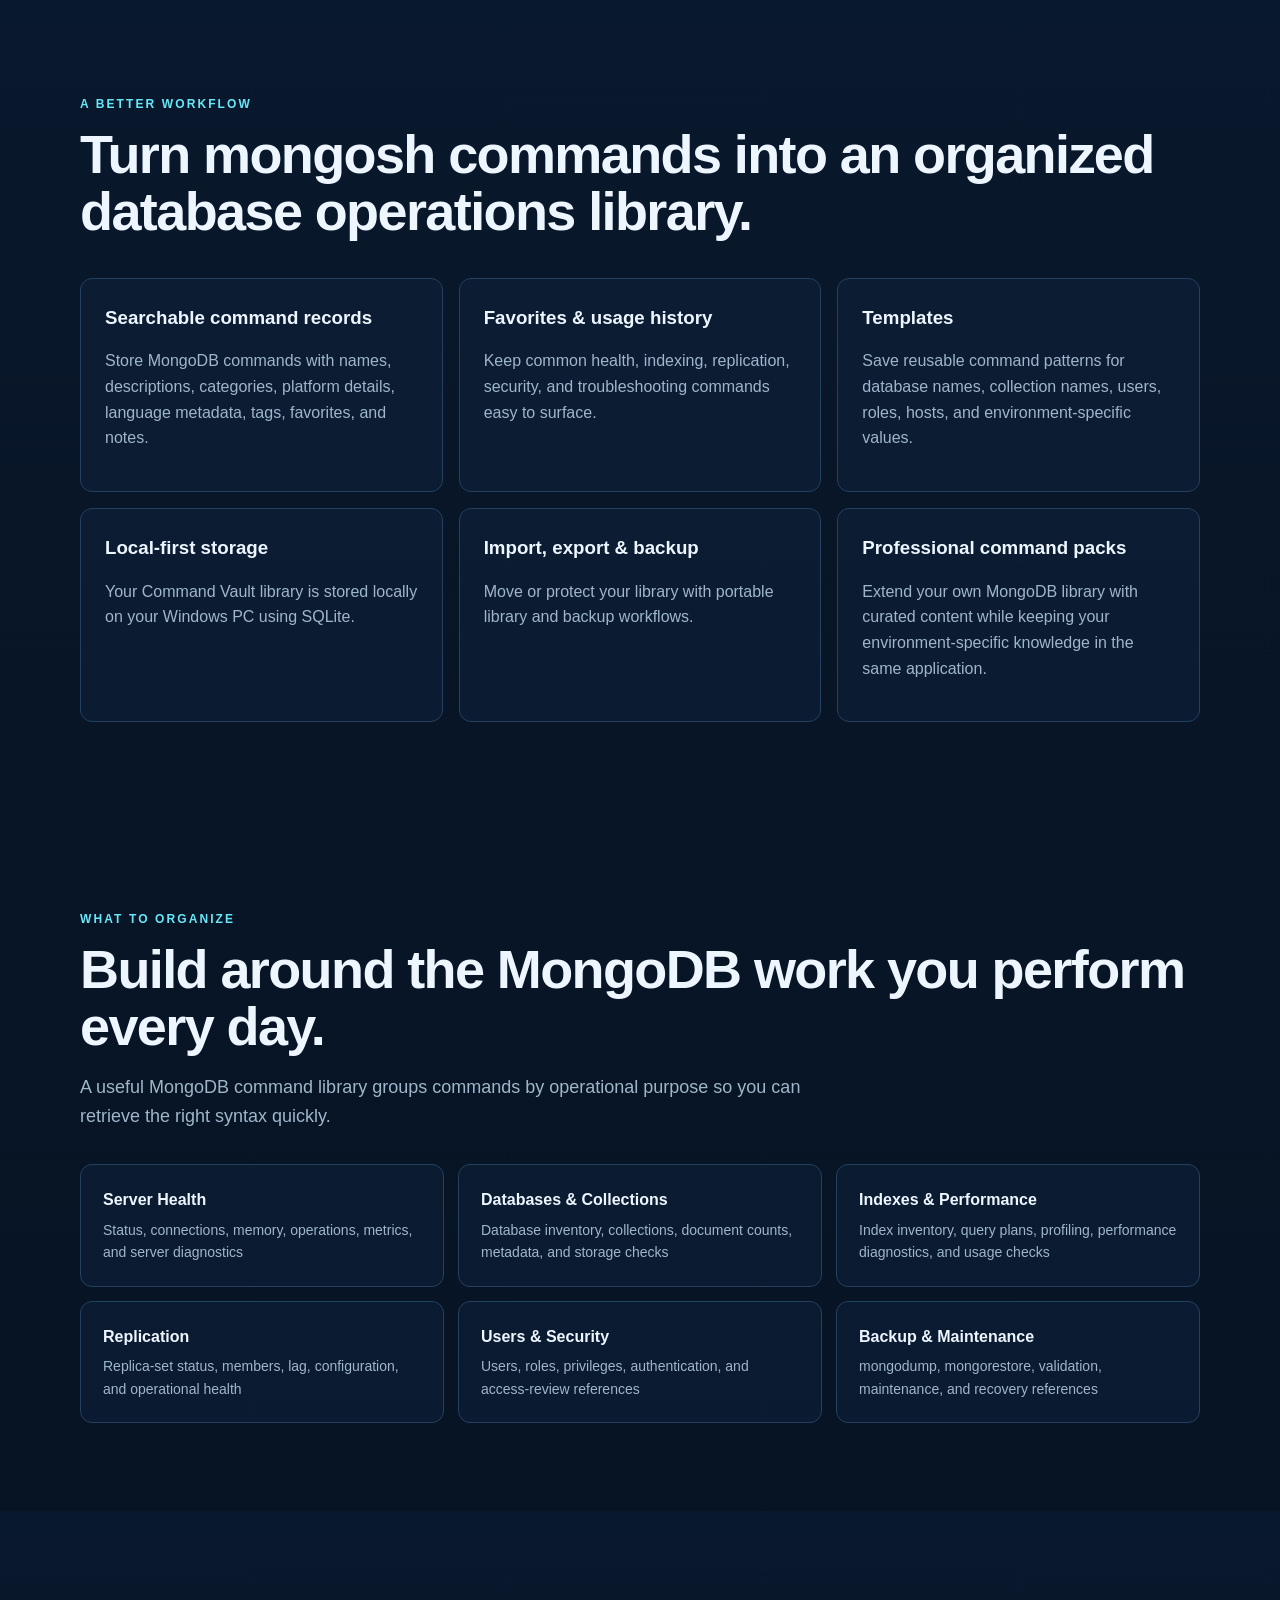
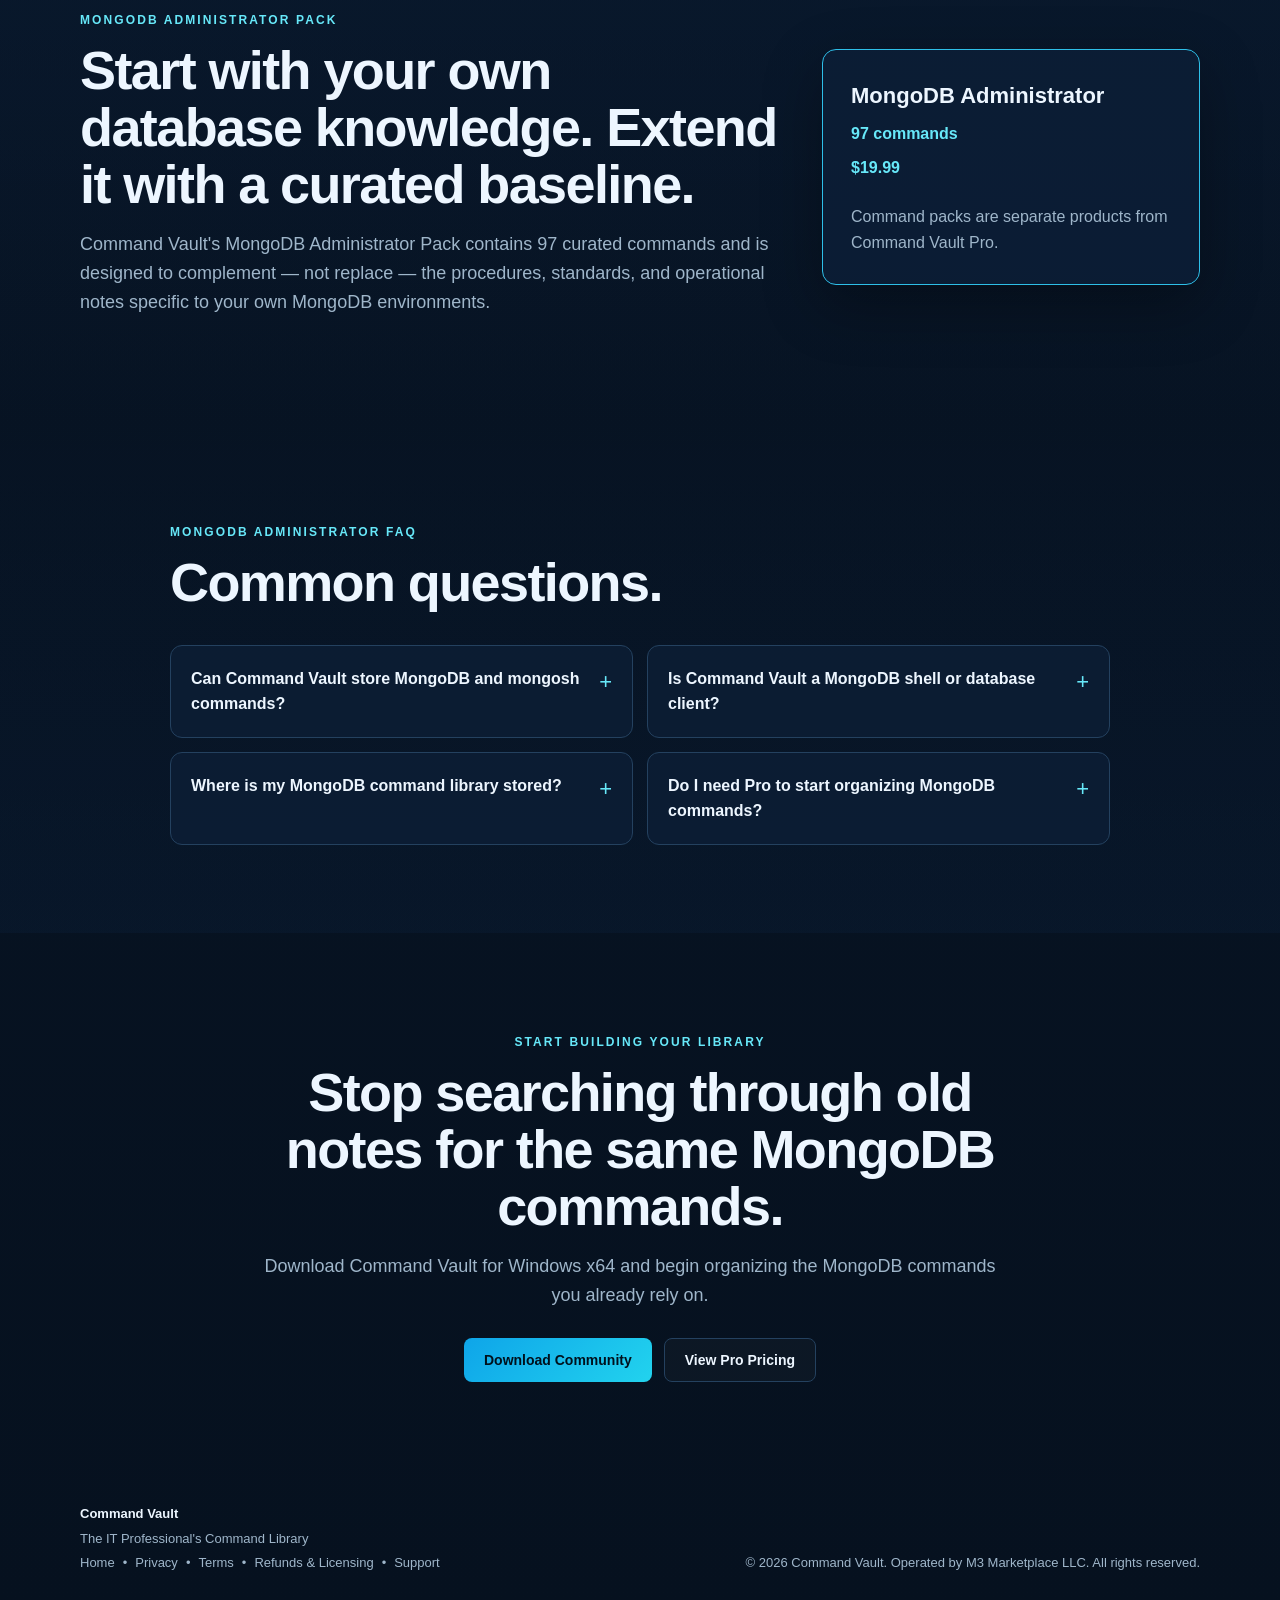
<file: mongodb-admin-command-library.html>
<!doctype html>
<html lang="en">
<head>
  <meta charset="utf-8">
  <meta name="viewport" content="width=device-width, initial-scale=1">
  <meta name="description" content="Build a searchable MongoDB administrator command library with Command Vault. Organize mongosh commands for databases, collections, indexes, users, replication, performance, backup, and troubleshooting locally on your PC.">
  <meta name="theme-color" content="#071426">
  <title>MongoDB Administrator Command Library — Command Vault</title>
  <link rel="stylesheet" href="styles.css">
  <script async src="https://www.googletagmanager.com/gtag/js?id=G-ZWFE3TDV91"></script>
  <script>
    window.dataLayer = window.dataLayer || [];
    function gtag(){dataLayer.push(arguments);}
    gtag('js', new Date());
    gtag('config', 'G-ZWFE3TDV91');
  </script>
  <link rel="canonical" href="https://commandvaultapp.com/mongodb-admin-command-library.html">
  <meta name="robots" content="index, follow">
  <meta property="og:type" content="website">
  <meta property="og:site_name" content="Command Vault">
  <meta property="og:title" content="MongoDB Administrator Command Library — Command Vault">
  <meta property="og:description" content="Organize MongoDB and mongosh commands for databases, collections, indexes, users, replication, performance, backup, and troubleshooting in a local-first Windows command library.">
  <meta property="og:url" content="https://commandvaultapp.com/mongodb-admin-command-library.html">
  <meta name="twitter:card" content="summary">
  <meta name="twitter:title" content="MongoDB Administrator Command Library — Command Vault">
  <meta name="twitter:description" content="A local-first MongoDB command organizer for database administrators and IT professionals.">
  <script type="application/ld+json">{"@context": "https://schema.org", "@graph": [{"@type": "WebPage", "url": "https://commandvaultapp.com/mongodb-admin-command-library.html", "name": "MongoDB Administrator Command Library \u2014 Command Vault", "description": "Organize MongoDB administration commands, mongosh references, troubleshooting steps, tags, favorites, and reusable database operations knowledge in a local-first Windows command library."}, {"@type": "FAQPage", "mainEntity": [{"@type": "Question", "name": "Can Command Vault store MongoDB and mongosh commands?", "acceptedAnswer": {"@type": "Answer", "text": "Yes. Command Vault can organize MongoDB and mongosh command text with descriptions, categories, platform details, language metadata, tags, favorites, and operational notes."}}, {"@type": "Question", "name": "Is Command Vault a MongoDB shell or database client?", "acceptedAnswer": {"@type": "Answer", "text": "No. Command Vault is a command library and reference tool. Review and execute MongoDB commands in the appropriate mongosh, Compass, or other trusted administration environment."}}, {"@type": "Question", "name": "Where is my MongoDB command library stored?", "acceptedAnswer": {"@type": "Answer", "text": "Command Vault stores its command library locally on your Windows computer using SQLite."}}]}]}</script>
</head>
<body>
  <header class="site-header">
    <div class="wrap nav-wrap">
      <a class="brand" href="index.html" aria-label="Command Vault home">
        <span class="brand-mark">CV</span>
        <span>Command Vault</span>
      </a>
      <nav class="nav" aria-label="Primary navigation">
        <a href="index.html#features">Features</a>
        <a href="index.html#pricing">Pricing</a>
        <a href="index.html#packs">Command Packs</a>
        <a href="support.html">Support</a>
      </nav>
    </div>
  </header>

  <main>
    <section class="landing-hero">
      <div class="wrap landing-hero-grid">
        <div>
          <p class="eyebrow">MONGODB ADMINISTRATOR COMMAND ORGANIZER</p>
          <h1>Build a MongoDB command library you can reuse with confidence.</h1>
          <p class="hero-copy">
            Keep the mongosh commands, diagnostics, index checks, user-management references, replication queries, and troubleshooting snippets you rely on in one searchable local library instead of scattered notes, shell history, tickets, scripts, and browser bookmarks.
          </p>
          <div class="hero-actions">
            <a class="button primary landing-download"
               href="https://github.com/MrFrankRazr/CommandVault-Site/releases/download/v1.1.0/CommandVault-1.1.0-win-x64.zip">
              Download Command Vault
            </a>
            <a class="button secondary landing-pro" href="index.html#pricing">View Pro Options</a>
          </div>
          <p class="availability">Command Vault 1.1.0 • Windows x64 • Community edition available</p>
        </div>

        <aside class="product-card" aria-label="MongoDB administrator command library example">
          <div class="terminal-bar"><span></span><span></span><span></span></div>
          <div class="terminal-content">
            <p><span class="prompt">mongosh&gt;</span> db.serverStatus()</p>
            <p class="terminal-accent">Category: Server Health</p>
            <p>Platform: MongoDB</p>
            <p>Tags: monitoring, diagnostics</p>
            <div class="terminal-rule"></div>
            <p><span class="prompt">mongosh&gt;</span> db.getCollectionInfos()</p>
            <p class="terminal-accent">Category: Collections</p>
            <p>Platform: MongoDB</p>
            <p>Favorite: Yes</p>
          </div>
        </aside>
      </div>
    </section>

    <section class="section">
      <div class="wrap content-narrow">
        <p class="section-kicker">THE PROBLEM</p>
        <h2>MongoDB administration knowledge can become fragmented quickly.</h2>
        <p class="section-lead">
          Administrators accumulate useful mongosh commands across monitoring work, incident response, index tuning, security reviews, backup operations, replication checks, and application troubleshooting. Over time those commands get spread across shell history, tickets, saved scripts, documentation, and project notes.
        </p>
        <div class="pain-grid">
          <article class="feature-card"><h3>Shell history is not a knowledge base</h3><p>The exact command you need may have been used on another host, in another session, or months ago.</p></article>
          <article class="feature-card"><h3>Operational context gets lost</h3><p>A command is more valuable when you remember why it exists, what it checks, and when it is safe to use.</p></article>
          <article class="feature-card"><h3>Repeated research</h3><p>Admins often search for the same MongoDB syntax repeatedly instead of maintaining one trusted personal reference library.</p></article>
        </div>
      </div>
    </section>

    <section class="section landing-accent">
      <div class="wrap">
        <p class="section-kicker">A BETTER WORKFLOW</p>
        <h2>Turn mongosh commands into an organized database operations library.</h2>
        <div class="feature-grid">
          <article class="feature-card"><h3>Searchable command records</h3><p>Store MongoDB commands with names, descriptions, categories, platform details, language metadata, tags, favorites, and notes.</p></article>
          <article class="feature-card"><h3>Favorites &amp; usage history</h3><p>Keep common health, indexing, replication, security, and troubleshooting commands easy to surface.</p></article>
          <article class="feature-card"><h3>Templates</h3><p>Save reusable command patterns for database names, collection names, users, roles, hosts, and environment-specific values.</p></article>
          <article class="feature-card"><h3>Local-first storage</h3><p>Your Command Vault library is stored locally on your Windows PC using SQLite.</p></article>
          <article class="feature-card"><h3>Import, export &amp; backup</h3><p>Move or protect your library with portable library and backup workflows.</p></article>
          <article class="feature-card"><h3>Professional command packs</h3><p>Extend your own MongoDB library with curated content while keeping your environment-specific knowledge in the same application.</p></article>
        </div>
      </div>
    </section>

    <section class="section">
      <div class="wrap">
        <p class="section-kicker">WHAT TO ORGANIZE</p>
        <h2>Build around the MongoDB work you perform every day.</h2>
        <p class="section-lead">A useful MongoDB command library groups commands by operational purpose so you can retrieve the right syntax quickly.</p>
        <div class="topic-grid">
          <div class="topic-card"><strong>Server Health</strong><span>Status, connections, memory, operations, metrics, and server diagnostics</span></div>
          <div class="topic-card"><strong>Databases &amp; Collections</strong><span>Database inventory, collections, document counts, metadata, and storage checks</span></div>
          <div class="topic-card"><strong>Indexes &amp; Performance</strong><span>Index inventory, query plans, profiling, performance diagnostics, and usage checks</span></div>
          <div class="topic-card"><strong>Replication</strong><span>Replica-set status, members, lag, configuration, and operational health</span></div>
          <div class="topic-card"><strong>Users &amp; Security</strong><span>Users, roles, privileges, authentication, and access-review references</span></div>
          <div class="topic-card"><strong>Backup &amp; Maintenance</strong><span>mongodump, mongorestore, validation, maintenance, and recovery references</span></div>
        </div>
      </div>
    </section>

    <section class="section landing-accent">
      <div class="wrap split-callout">
        <div>
          <p class="section-kicker">MONGODB ADMINISTRATOR PACK</p>
          <h2>Start with your own database knowledge. Extend it with a curated baseline.</h2>
          <p class="section-lead">
            Command Vault's MongoDB Administrator Pack contains 97 curated commands and is designed to complement — not replace — the procedures, standards, and operational notes specific to your own MongoDB environments.
          </p>
        </div>
        <div class="landing-card">
          <strong>MongoDB Administrator</strong>
          <span>97 commands</span>
          <span>$19.99</span>
          <p>Command packs are separate products from Command Vault Pro.</p>
        </div>
      </div>
    </section>

    <section class="section faq-section">
      <div class="wrap faq-wrap">
        <p class="section-kicker">MONGODB ADMINISTRATOR FAQ</p>
        <h2>Common questions.</h2>
        <div class="faq-grid">
          <details class="faq-item"><summary>Can Command Vault store MongoDB and mongosh commands?</summary><p>Yes. Command Vault can organize MongoDB and mongosh command text with descriptions, categories, platform details, language metadata, tags, favorites, and operational notes.</p></details>
          <details class="faq-item"><summary>Is Command Vault a MongoDB shell or database client?</summary><p>No. Command Vault is a command library and reference tool. Review and execute MongoDB commands in the appropriate mongosh, Compass, or other trusted administration environment.</p></details>
          <details class="faq-item"><summary>Where is my MongoDB command library stored?</summary><p>Command Vault stores its command library locally on your Windows computer using SQLite.</p></details>
          <details class="faq-item"><summary>Do I need Pro to start organizing MongoDB commands?</summary><p>No. You can begin with Community and upgrade later when you need premium productivity, backup, and update-related features.</p></details>
        </div>
      </div>
    </section>

    <section class="section landing-final">
      <div class="wrap landing-final-inner">
        <p class="section-kicker">START BUILDING YOUR LIBRARY</p>
        <h2>Stop searching through old notes for the same MongoDB commands.</h2>
        <p class="section-lead">Download Command Vault for Windows x64 and begin organizing the MongoDB commands you already rely on.</p>
        <div class="section-actions">
          <a class="button primary landing-download"
             href="https://github.com/MrFrankRazr/CommandVault-Site/releases/download/v1.1.0/CommandVault-1.1.0-win-x64.zip">
            Download Community
          </a>
          <a class="button secondary landing-pro" href="index.html#pricing">View Pro Pricing</a>
        </div>
      </div>
    </section>
  </main>

  <footer class="site-footer">
    <div class="wrap footer-wrap">
      <div>
        <strong>Command Vault</strong>
        <p>The IT Professional's Command Library</p>
        <p class="footer-links">
          <a href="index.html">Home</a><span>•</span>
          <a href="privacy.html">Privacy</a><span>•</span>
          <a href="terms.html">Terms</a><span>•</span>
          <a href="refunds.html">Refunds &amp; Licensing</a><span>•</span>
          <a href="support.html">Support</a>
        </p>
      </div>
      <p>© 2026 Command Vault. Operated by M3 Marketplace LLC. All rights reserved.</p>
    </div>
  </footer>

  <script>
    document.addEventListener('DOMContentLoaded', function () {
      document.querySelectorAll('.landing-download').forEach(function (link) {
        link.addEventListener('click', function () {
          if (typeof gtag === 'function') {
            gtag('event', 'landing_download_click', {
              landing_page: 'mongodb_admin',
              link_url: link.href
            });
          }
        });
      });

      document.querySelectorAll('.landing-pro').forEach(function (link) {
        link.addEventListener('click', function () {
          if (typeof gtag === 'function') {
            gtag('event', 'landing_pro_click', {
              landing_page: 'mongodb_admin',
              destination: 'pricing'
            });
          }
        });
      });

      document.querySelectorAll('.faq-item').forEach(function (item) {
        item.addEventListener('toggle', function () {
          if (item.open && typeof gtag === 'function') {
            const summary = item.querySelector('summary');
            gtag('event', 'faq_engagement', {
              page_topic: 'mongodb_admin',
              faq_question: summary ? summary.textContent.trim() : 'unknown'
            });
          }
        });
      });
    });
  </script>
</body>
</html>
</file>
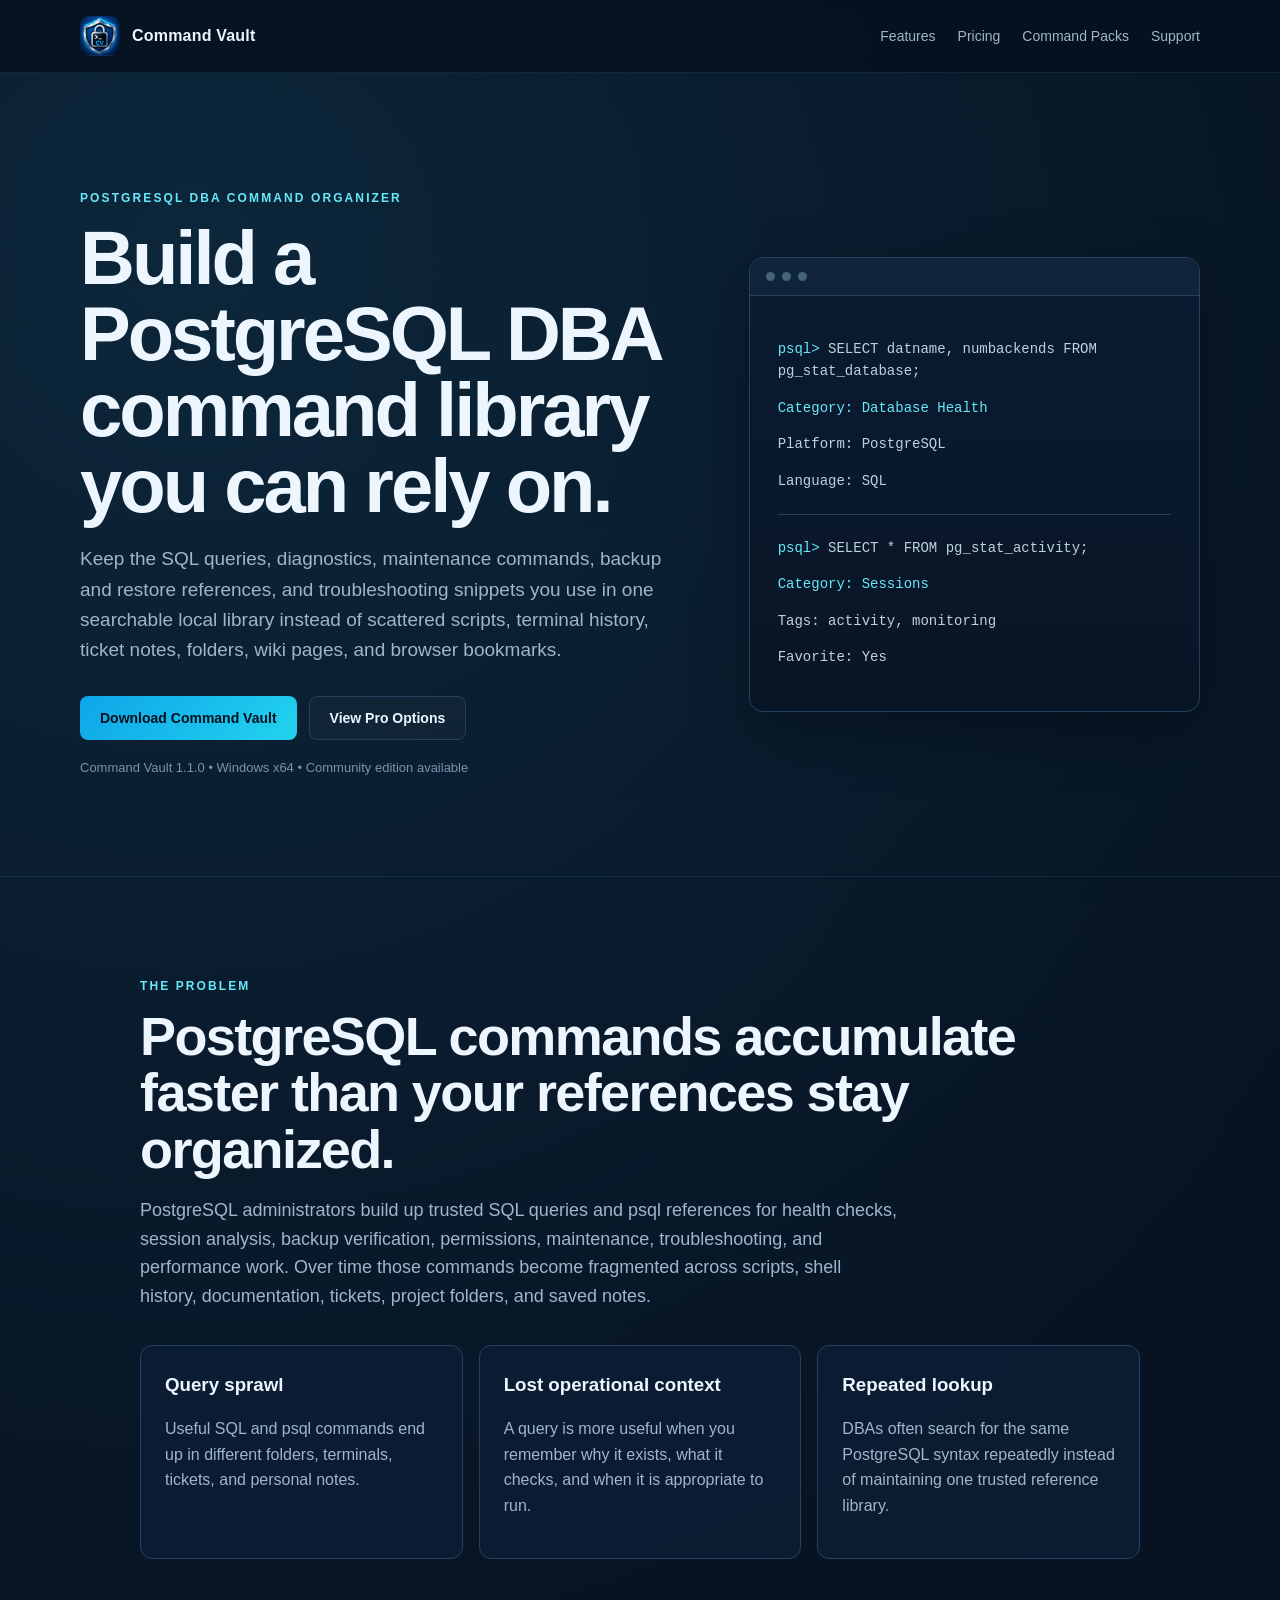
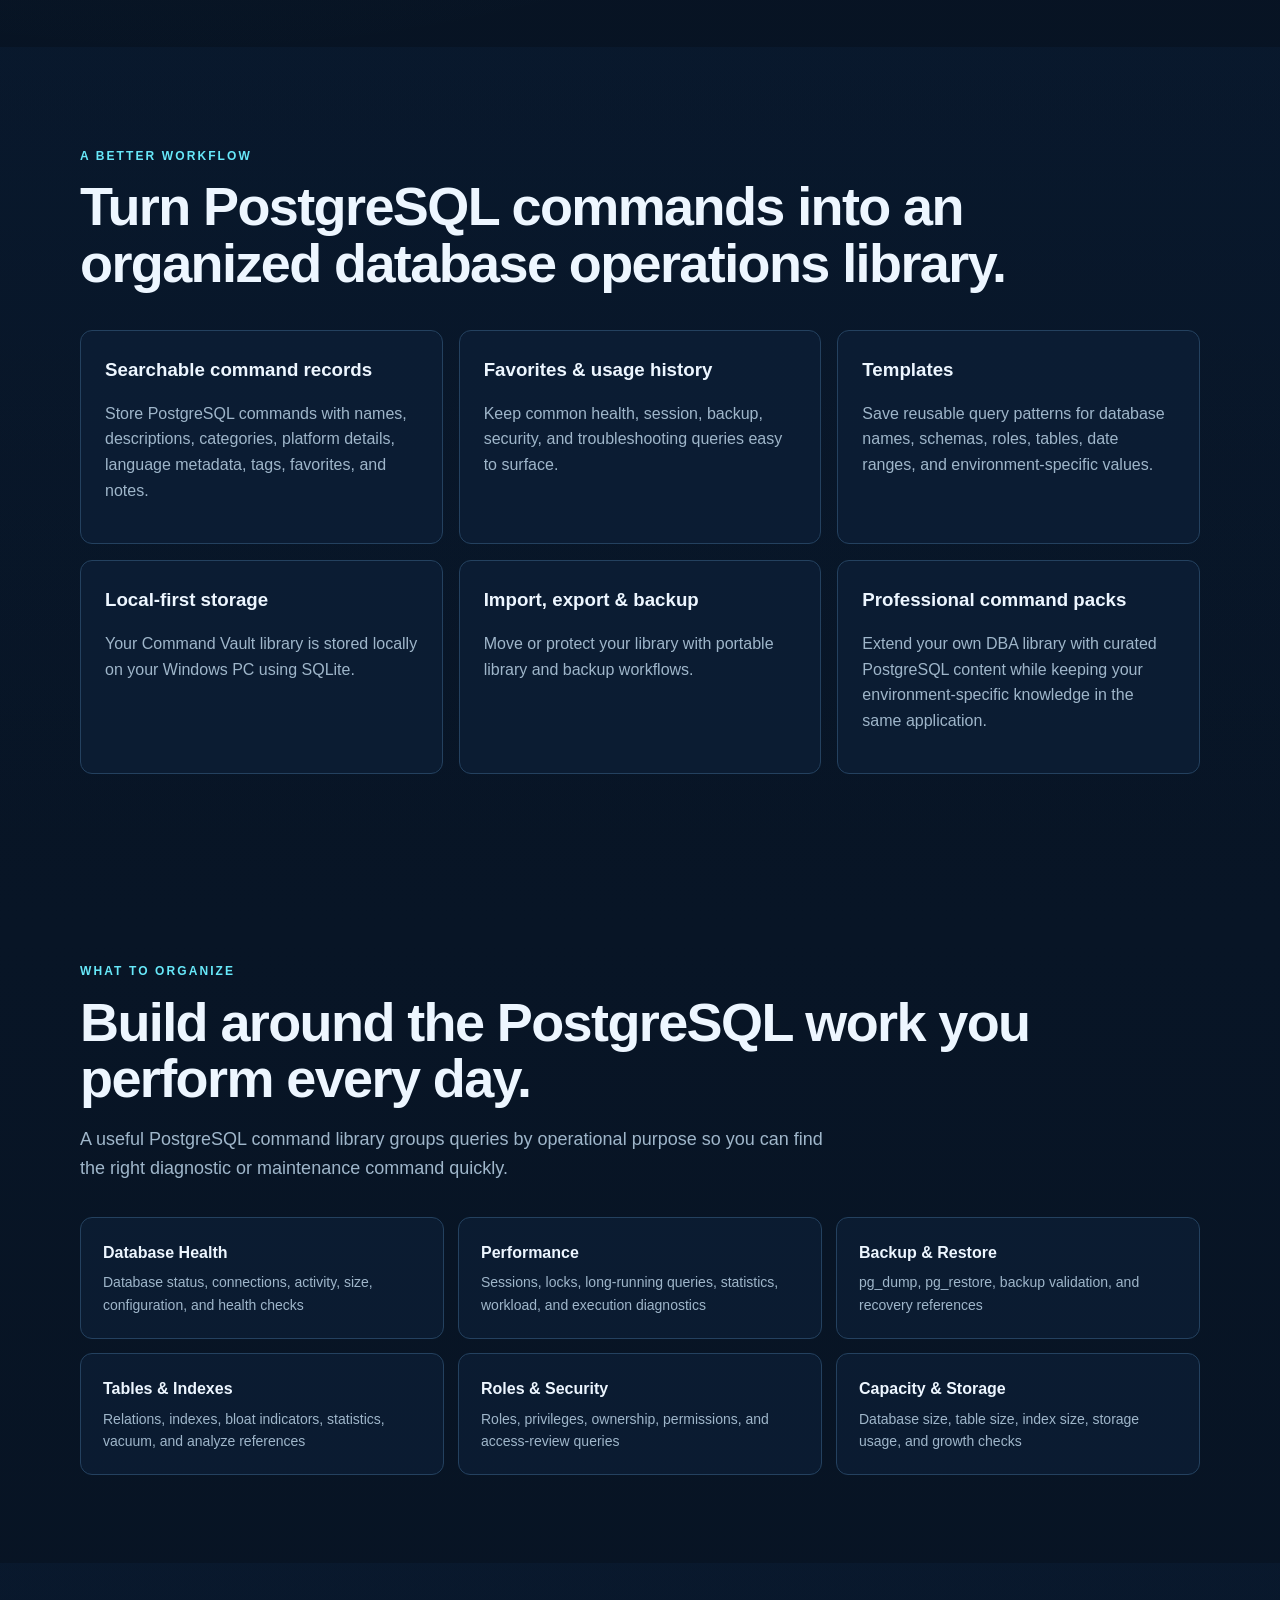
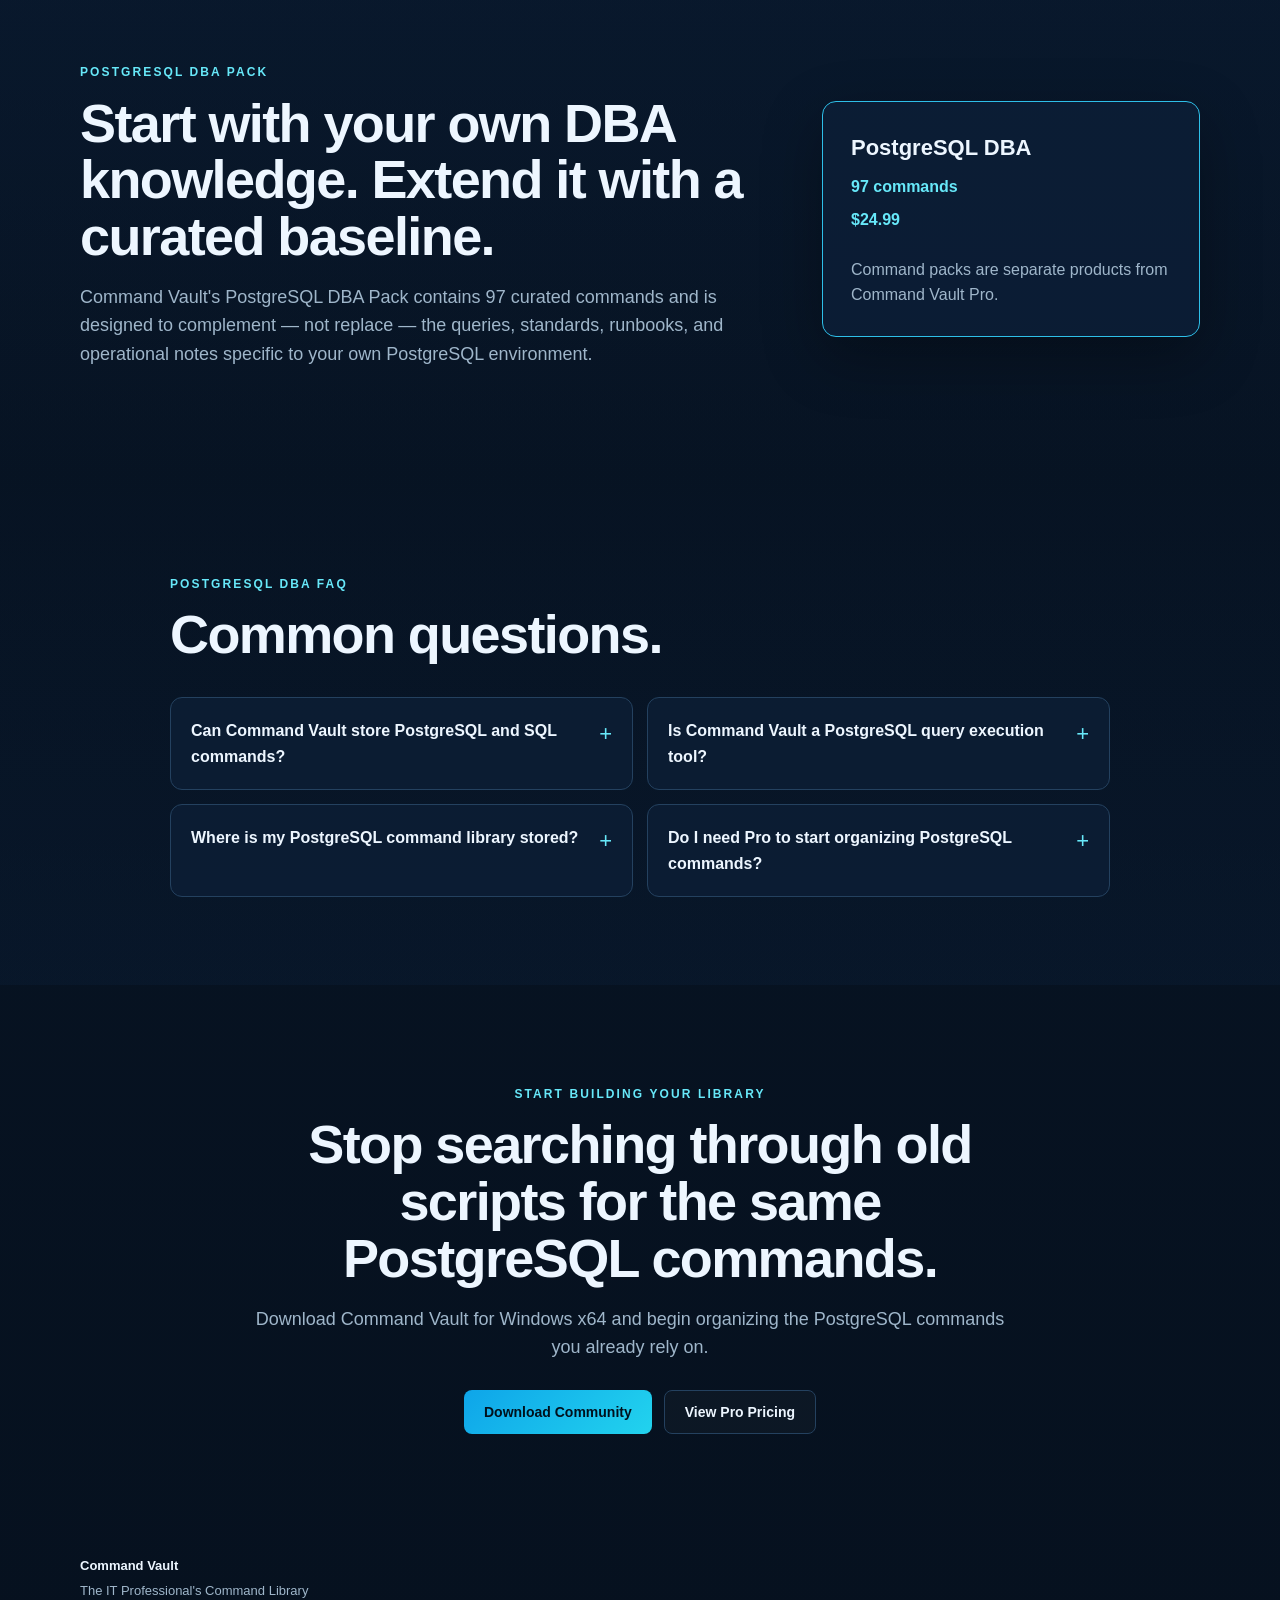
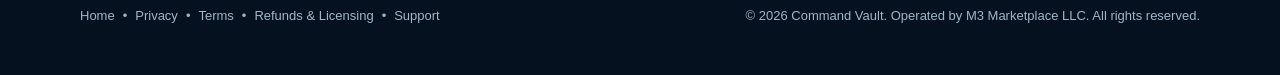
<file: postgresql-dba-command-library.html>
<!doctype html>
<html lang="en">
<head>
  <meta charset="utf-8">
  <meta name="viewport" content="width=device-width, initial-scale=1">
  <meta name="description" content="Build a searchable PostgreSQL DBA command library with Command Vault. Organize SQL diagnostics, maintenance, backup, restore, performance, security, and troubleshooting commands locally on your PC.">
  <meta name="theme-color" content="#071426">
  <title>PostgreSQL DBA Command Library — Command Vault</title>
  <link rel="stylesheet" href="styles.css">
  <script async src="https://www.googletagmanager.com/gtag/js?id=G-ZWFE3TDV91"></script>
  <script>
    window.dataLayer = window.dataLayer || [];
    function gtag(){dataLayer.push(arguments);}
    gtag('js', new Date());
    gtag('config', 'G-ZWFE3TDV91');
  </script>
  <link rel="canonical" href="https://commandvaultapp.com/postgresql-dba-command-library.html">
  <meta name="robots" content="index, follow">
  <meta property="og:type" content="website">
  <meta property="og:site_name" content="Command Vault">
  <meta property="og:title" content="PostgreSQL DBA Command Library — Command Vault">
  <meta property="og:description" content="Organize PostgreSQL DBA and SQL diagnostics, maintenance, backup, restore, performance, security, and troubleshooting commands in a local-first Windows command library.">
  <meta property="og:url" content="https://commandvaultapp.com/postgresql-dba-command-library.html">
  <meta name="twitter:card" content="summary">
  <meta name="twitter:title" content="PostgreSQL DBA Command Library — Command Vault">
  <meta name="twitter:description" content="A local-first PostgreSQL DBA command organizer for database administrators and IT professionals.">
  <script type="application/ld+json">{"@context": "https://schema.org", "@graph": [{"@type": "WebPage", "url": "https://commandvaultapp.com/postgresql-dba-command-library.html", "name": "PostgreSQL DBA Command Library \u2014 Command Vault", "description": "Organize PostgreSQL DBA commands, SQL diagnostics, maintenance queries, troubleshooting references, tags, favorites, and reusable database administration knowledge in a local-first Windows command library."}, {"@type": "FAQPage", "mainEntity": [{"@type": "Question", "name": "Can Command Vault store PostgreSQL and SQL commands?", "acceptedAnswer": {"@type": "Answer", "text": "Yes. Command Vault can organize PostgreSQL and SQL command text with descriptions, categories, platform details, language metadata, tags, favorites, and operational notes."}}, {"@type": "Question", "name": "Is Command Vault a PostgreSQL query execution tool?", "acceptedAnswer": {"@type": "Answer", "text": "No. Command Vault is a command library and reference tool. Review and execute PostgreSQL commands in the appropriate database administration environment, such as psql or another trusted SQL client."}}, {"@type": "Question", "name": "Where is my PostgreSQL command library stored?", "acceptedAnswer": {"@type": "Answer", "text": "Command Vault stores its command library locally on your Windows computer using SQLite."}}]}]}</script>
</head>
<body>
  <header class="site-header">
    <div class="wrap nav-wrap">
      <a class="brand" href="index.html" aria-label="Command Vault home">
        <span class="brand-mark">CV</span>
        <span>Command Vault</span>
      </a>
      <nav class="nav" aria-label="Primary navigation">
        <a href="index.html#features">Features</a>
        <a href="index.html#pricing">Pricing</a>
        <a href="index.html#packs">Command Packs</a>
        <a href="support.html">Support</a>
      </nav>
    </div>
  </header>

  <main>
    <section class="landing-hero">
      <div class="wrap landing-hero-grid">
        <div>
          <p class="eyebrow">POSTGRESQL DBA COMMAND ORGANIZER</p>
          <h1>Build a PostgreSQL DBA command library you can rely on.</h1>
          <p class="hero-copy">
            Keep the SQL queries, diagnostics, maintenance commands, backup and restore references, and troubleshooting snippets you use in one searchable local library instead of scattered scripts, terminal history, ticket notes, folders, wiki pages, and browser bookmarks.
          </p>
          <div class="hero-actions">
            <a class="button primary landing-download"
               href="https://github.com/MrFrankRazr/CommandVault-Site/releases/download/v1.1.0/CommandVault-1.1.0-win-x64.zip">
              Download Command Vault
            </a>
            <a class="button secondary landing-pro" href="index.html#pricing">View Pro Options</a>
          </div>
          <p class="availability">Command Vault 1.1.0 • Windows x64 • Community edition available</p>
        </div>

        <aside class="product-card" aria-label="PostgreSQL DBA command library example">
          <div class="terminal-bar"><span></span><span></span><span></span></div>
          <div class="terminal-content">
            <p><span class="prompt">psql&gt;</span> SELECT datname, numbackends FROM pg_stat_database;</p>
            <p class="terminal-accent">Category: Database Health</p>
            <p>Platform: PostgreSQL</p>
            <p>Language: SQL</p>
            <div class="terminal-rule"></div>
            <p><span class="prompt">psql&gt;</span> SELECT * FROM pg_stat_activity;</p>
            <p class="terminal-accent">Category: Sessions</p>
            <p>Tags: activity, monitoring</p>
            <p>Favorite: Yes</p>
          </div>
        </aside>
      </div>
    </section>

    <section class="section">
      <div class="wrap content-narrow">
        <p class="section-kicker">THE PROBLEM</p>
        <h2>PostgreSQL commands accumulate faster than your references stay organized.</h2>
        <p class="section-lead">
          PostgreSQL administrators build up trusted SQL queries and psql references for health checks, session analysis, backup verification, permissions, maintenance, troubleshooting, and performance work. Over time those commands become fragmented across scripts, shell history, documentation, tickets, project folders, and saved notes.
        </p>
        <div class="pain-grid">
          <article class="feature-card"><h3>Query sprawl</h3><p>Useful SQL and psql commands end up in different folders, terminals, tickets, and personal notes.</p></article>
          <article class="feature-card"><h3>Lost operational context</h3><p>A query is more useful when you remember why it exists, what it checks, and when it is appropriate to run.</p></article>
          <article class="feature-card"><h3>Repeated lookup</h3><p>DBAs often search for the same PostgreSQL syntax repeatedly instead of maintaining one trusted reference library.</p></article>
        </div>
      </div>
    </section>

    <section class="section landing-accent">
      <div class="wrap">
        <p class="section-kicker">A BETTER WORKFLOW</p>
        <h2>Turn PostgreSQL commands into an organized database operations library.</h2>
        <div class="feature-grid">
          <article class="feature-card"><h3>Searchable command records</h3><p>Store PostgreSQL commands with names, descriptions, categories, platform details, language metadata, tags, favorites, and notes.</p></article>
          <article class="feature-card"><h3>Favorites &amp; usage history</h3><p>Keep common health, session, backup, security, and troubleshooting queries easy to surface.</p></article>
          <article class="feature-card"><h3>Templates</h3><p>Save reusable query patterns for database names, schemas, roles, tables, date ranges, and environment-specific values.</p></article>
          <article class="feature-card"><h3>Local-first storage</h3><p>Your Command Vault library is stored locally on your Windows PC using SQLite.</p></article>
          <article class="feature-card"><h3>Import, export &amp; backup</h3><p>Move or protect your library with portable library and backup workflows.</p></article>
          <article class="feature-card"><h3>Professional command packs</h3><p>Extend your own DBA library with curated PostgreSQL content while keeping your environment-specific knowledge in the same application.</p></article>
        </div>
      </div>
    </section>

    <section class="section">
      <div class="wrap">
        <p class="section-kicker">WHAT TO ORGANIZE</p>
        <h2>Build around the PostgreSQL work you perform every day.</h2>
        <p class="section-lead">A useful PostgreSQL command library groups queries by operational purpose so you can find the right diagnostic or maintenance command quickly.</p>
        <div class="topic-grid">
          <div class="topic-card"><strong>Database Health</strong><span>Database status, connections, activity, size, configuration, and health checks</span></div>
          <div class="topic-card"><strong>Performance</strong><span>Sessions, locks, long-running queries, statistics, workload, and execution diagnostics</span></div>
          <div class="topic-card"><strong>Backup &amp; Restore</strong><span>pg_dump, pg_restore, backup validation, and recovery references</span></div>
          <div class="topic-card"><strong>Tables &amp; Indexes</strong><span>Relations, indexes, bloat indicators, statistics, vacuum, and analyze references</span></div>
          <div class="topic-card"><strong>Roles &amp; Security</strong><span>Roles, privileges, ownership, permissions, and access-review queries</span></div>
          <div class="topic-card"><strong>Capacity &amp; Storage</strong><span>Database size, table size, index size, storage usage, and growth checks</span></div>
        </div>
      </div>
    </section>

    <section class="section landing-accent">
      <div class="wrap split-callout">
        <div>
          <p class="section-kicker">POSTGRESQL DBA PACK</p>
          <h2>Start with your own DBA knowledge. Extend it with a curated baseline.</h2>
          <p class="section-lead">
            Command Vault's PostgreSQL DBA Pack contains 97 curated commands and is designed to complement — not replace — the queries, standards, runbooks, and operational notes specific to your own PostgreSQL environment.
          </p>
        </div>
        <div class="landing-card">
          <strong>PostgreSQL DBA</strong>
          <span>97 commands</span>
          <span>$24.99</span>
          <p>Command packs are separate products from Command Vault Pro.</p>
        </div>
      </div>
    </section>

    <section class="section faq-section">
      <div class="wrap faq-wrap">
        <p class="section-kicker">POSTGRESQL DBA FAQ</p>
        <h2>Common questions.</h2>
        <div class="faq-grid">
          <details class="faq-item"><summary>Can Command Vault store PostgreSQL and SQL commands?</summary><p>Yes. Command Vault can organize PostgreSQL and SQL command text with descriptions, categories, platform details, language metadata, tags, favorites, and operational notes.</p></details>
          <details class="faq-item"><summary>Is Command Vault a PostgreSQL query execution tool?</summary><p>No. Command Vault is a command library and reference tool. Review and execute PostgreSQL commands in the appropriate database administration environment, such as psql or another trusted SQL client.</p></details>
          <details class="faq-item"><summary>Where is my PostgreSQL command library stored?</summary><p>Command Vault stores its command library locally on your Windows computer using SQLite.</p></details>
          <details class="faq-item"><summary>Do I need Pro to start organizing PostgreSQL commands?</summary><p>No. You can begin with Community and upgrade later when you need premium productivity, backup, and update-related features.</p></details>
        </div>
      </div>
    </section>

    <section class="section landing-final">
      <div class="wrap landing-final-inner">
        <p class="section-kicker">START BUILDING YOUR LIBRARY</p>
        <h2>Stop searching through old scripts for the same PostgreSQL commands.</h2>
        <p class="section-lead">Download Command Vault for Windows x64 and begin organizing the PostgreSQL commands you already rely on.</p>
        <div class="section-actions">
          <a class="button primary landing-download"
             href="https://github.com/MrFrankRazr/CommandVault-Site/releases/download/v1.1.0/CommandVault-1.1.0-win-x64.zip">
            Download Community
          </a>
          <a class="button secondary landing-pro" href="index.html#pricing">View Pro Pricing</a>
        </div>
      </div>
    </section>
  </main>

  <footer class="site-footer">
    <div class="wrap footer-wrap">
      <div>
        <strong>Command Vault</strong>
        <p>The IT Professional's Command Library</p>
        <p class="footer-links">
          <a href="index.html">Home</a><span>•</span>
          <a href="privacy.html">Privacy</a><span>•</span>
          <a href="terms.html">Terms</a><span>•</span>
          <a href="refunds.html">Refunds &amp; Licensing</a><span>•</span>
          <a href="support.html">Support</a>
        </p>
      </div>
      <p>© 2026 Command Vault. Operated by M3 Marketplace LLC. All rights reserved.</p>
    </div>
  </footer>

  <script>
    document.addEventListener('DOMContentLoaded', function () {
      document.querySelectorAll('.landing-download').forEach(function (link) {
        link.addEventListener('click', function () {
          if (typeof gtag === 'function') {
            gtag('event', 'landing_download_click', {
              landing_page: 'postgresql_dba',
              link_url: link.href
            });
          }
        });
      });

      document.querySelectorAll('.landing-pro').forEach(function (link) {
        link.addEventListener('click', function () {
          if (typeof gtag === 'function') {
            gtag('event', 'landing_pro_click', {
              landing_page: 'postgresql_dba',
              destination: 'pricing'
            });
          }
        });
      });

      document.querySelectorAll('.faq-item').forEach(function (item) {
        item.addEventListener('toggle', function () {
          if (item.open && typeof gtag === 'function') {
            const summary = item.querySelector('summary');
            gtag('event', 'faq_engagement', {
              page_topic: 'postgresql_dba',
              faq_question: summary ? summary.textContent.trim() : 'unknown'
            });
          }
        });
      });
    });
  </script>
</body>
</html>
</file>
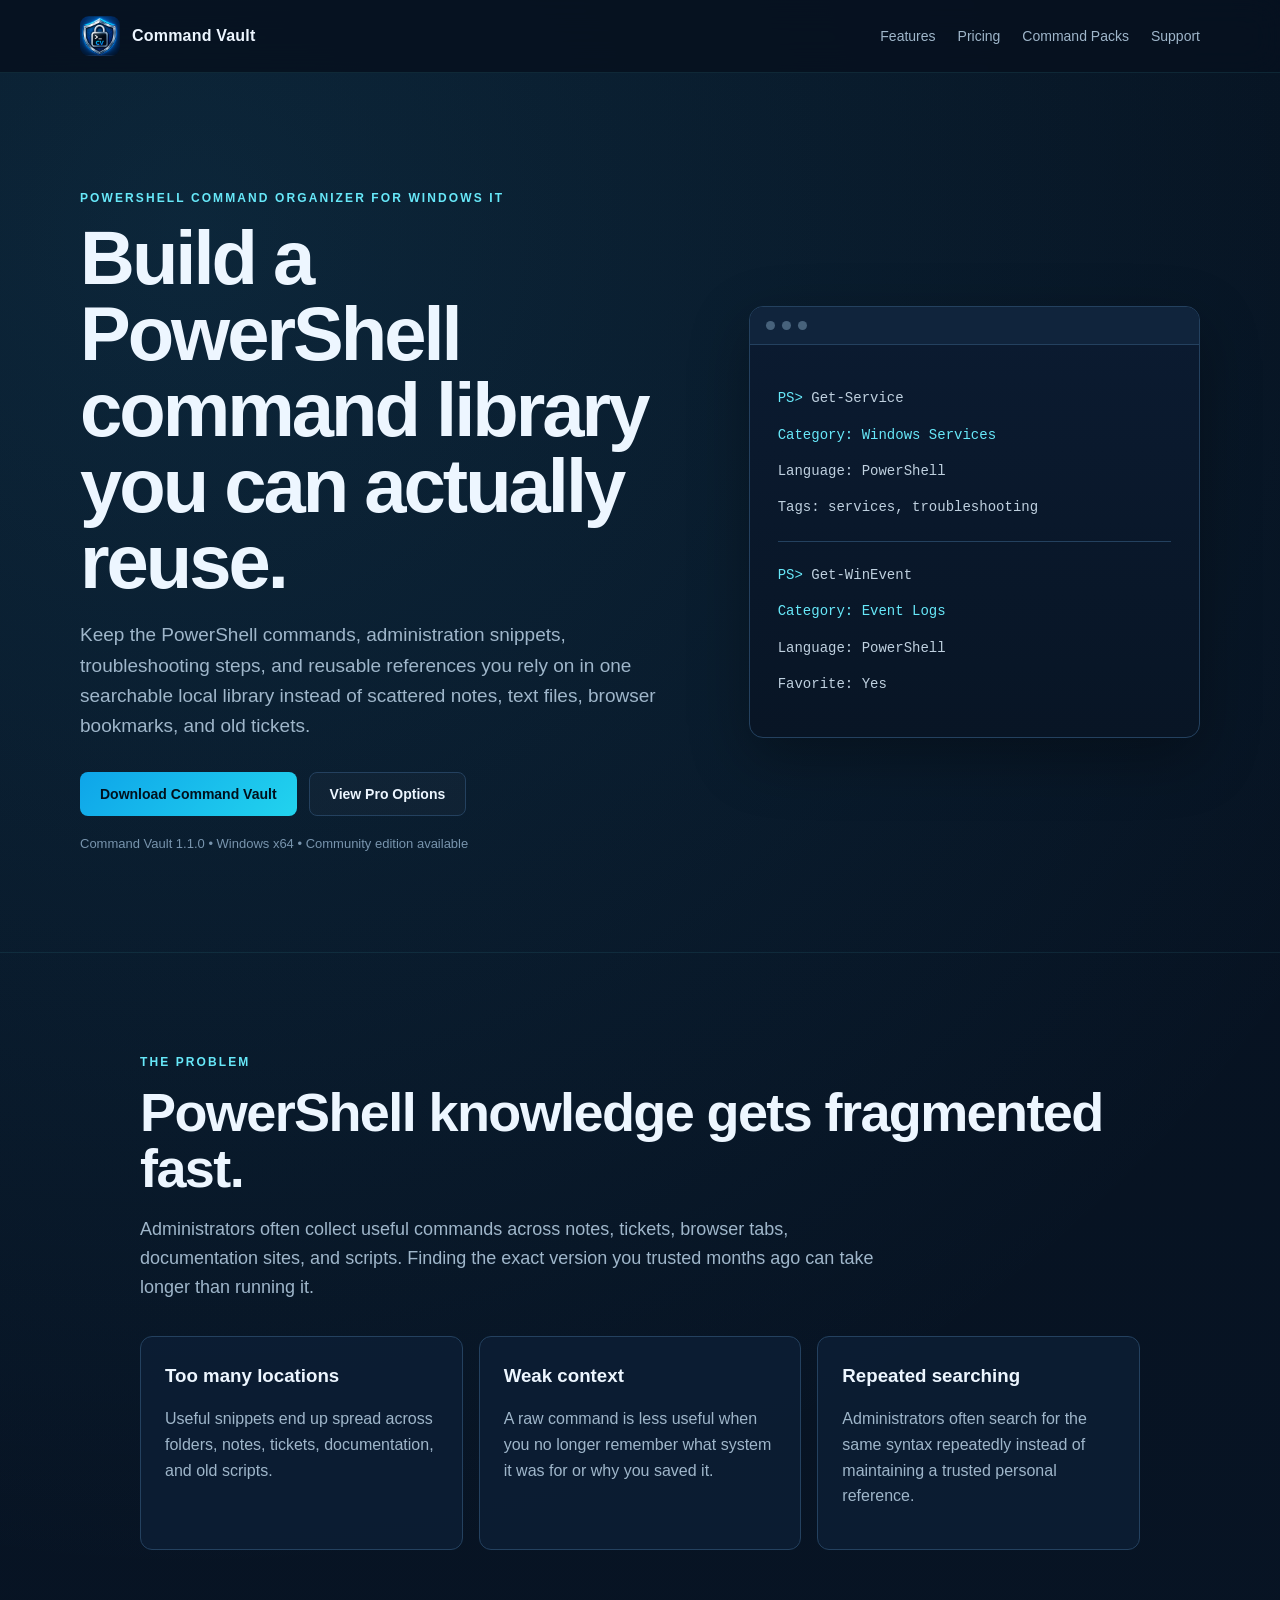
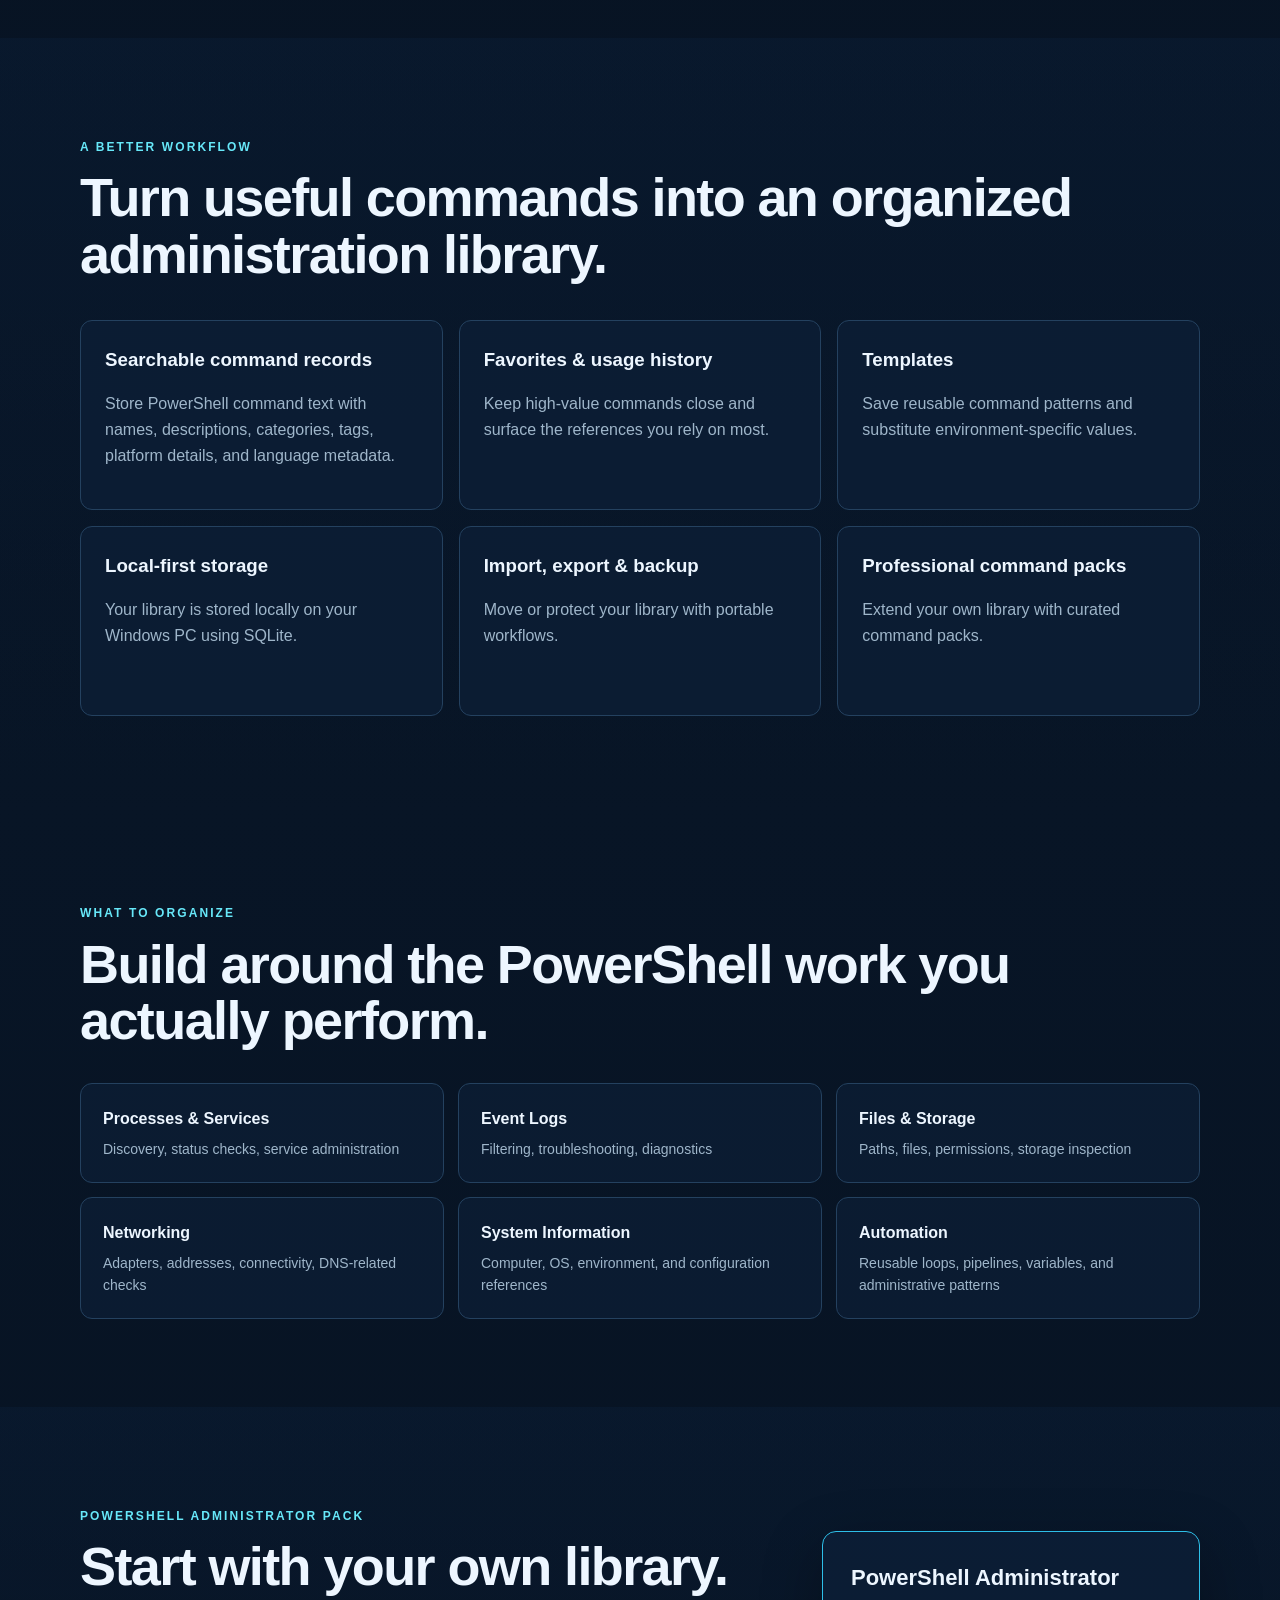
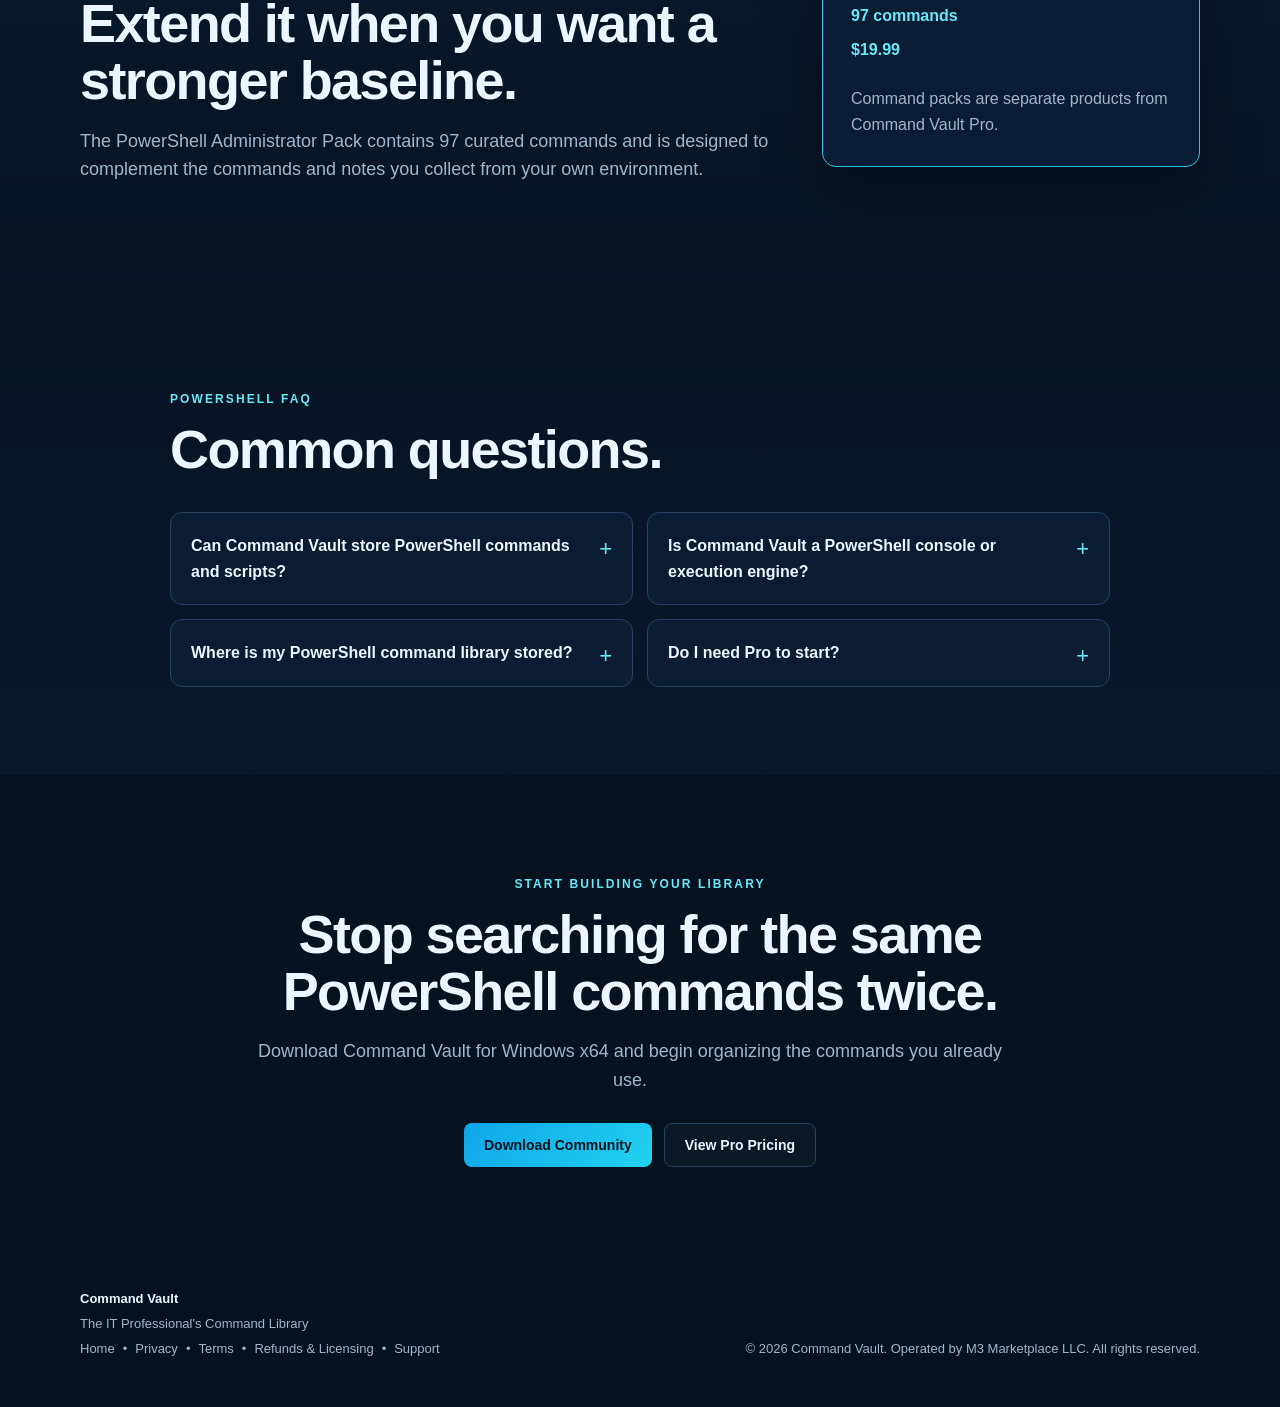
<file: powershell-command-library.html>
<!doctype html><html lang="en"><head><meta charset="utf-8"><meta name="viewport" content="width=device-width, initial-scale=1"><meta name="description" content="Build a searchable PowerShell command library for Windows administration with Command Vault. Organize reusable commands, scripts, notes, tags, favorites, and references locally on your PC."><meta name="theme-color" content="#071426"><title>PowerShell Command Library for Windows Administrators — Command Vault</title><link rel="stylesheet" href="styles.css"><script async src="https://www.googletagmanager.com/gtag/js?id=G-ZWFE3TDV91"></script><script>window.dataLayer=window.dataLayer||[];function gtag(){dataLayer.push(arguments);}gtag('js',new Date());gtag('config','G-ZWFE3TDV91');</script><link rel="canonical" href="https://commandvaultapp.com/powershell-command-library.html"><meta name="robots" content="index, follow"><meta property="og:type" content="website"><meta property="og:site_name" content="Command Vault"><meta property="og:title" content="PowerShell Command Library for Windows Administrators — Command Vault"><meta property="og:description" content="Organize PowerShell commands, scripts, notes, tags, favorites, and reusable administration references in a local-first Windows command library."><meta property="og:url" content="https://commandvaultapp.com/powershell-command-library.html"><script type="application/ld+json">{"@context": "https://schema.org", "@graph": [{"@type": "WebPage", "url": "https://commandvaultapp.com/powershell-command-library.html", "name": "PowerShell Command Library for Windows Administrators \u2014 Command Vault"}, {"@type": "FAQPage", "mainEntity": [{"@type": "Question", "name": "Can Command Vault store PowerShell commands and scripts?", "acceptedAnswer": {"@type": "Answer", "text": "Yes. Command Vault can organize PowerShell command text with descriptions, categories, platforms, languages, tags, favorites, and other reference details."}}, {"@type": "Question", "name": "Is Command Vault a PowerShell console or execution engine?", "acceptedAnswer": {"@type": "Answer", "text": "No. Command Vault is a command library and reference tool."}}, {"@type": "Question", "name": "Where is my PowerShell command library stored?", "acceptedAnswer": {"@type": "Answer", "text": "Command Vault stores its command library locally on your Windows computer using SQLite."}}]}]}</script></head><body>
<header class="site-header"><div class="wrap nav-wrap"><a class="brand" href="index.html"><span class="brand-mark">CV</span><span>Command Vault</span></a><nav class="nav"><a href="index.html#features">Features</a><a href="index.html#pricing">Pricing</a><a href="index.html#packs">Command Packs</a><a href="support.html">Support</a></nav></div></header>
<main><section class="landing-hero"><div class="wrap landing-hero-grid"><div><p class="eyebrow">POWERSHELL COMMAND ORGANIZER FOR WINDOWS IT</p><h1>Build a PowerShell command library you can actually reuse.</h1><p class="hero-copy">Keep the PowerShell commands, administration snippets, troubleshooting steps, and reusable references you rely on in one searchable local library instead of scattered notes, text files, browser bookmarks, and old tickets.</p><div class="hero-actions"><a class="button primary landing-download" href="https://github.com/MrFrankRazr/CommandVault-Site/releases/download/v1.1.0/CommandVault-1.1.0-win-x64.zip">Download Command Vault</a><a class="button secondary landing-pro" href="index.html#pricing">View Pro Options</a></div><p class="availability">Command Vault 1.1.0 • Windows x64 • Community edition available</p></div><aside class="product-card"><div class="terminal-bar"><span></span><span></span><span></span></div><div class="terminal-content"><p><span class="prompt">PS&gt;</span> Get-Service</p><p class="terminal-accent">Category: Windows Services</p><p>Language: PowerShell</p><p>Tags: services, troubleshooting</p><div class="terminal-rule"></div><p><span class="prompt">PS&gt;</span> Get-WinEvent</p><p class="terminal-accent">Category: Event Logs</p><p>Language: PowerShell</p><p>Favorite: Yes</p></div></aside></div></section>
<section class="section"><div class="wrap content-narrow"><p class="section-kicker">THE PROBLEM</p><h2>PowerShell knowledge gets fragmented fast.</h2><p class="section-lead">Administrators often collect useful commands across notes, tickets, browser tabs, documentation sites, and scripts. Finding the exact version you trusted months ago can take longer than running it.</p><div class="pain-grid"><article class="feature-card"><h3>Too many locations</h3><p>Useful snippets end up spread across folders, notes, tickets, documentation, and old scripts.</p></article><article class="feature-card"><h3>Weak context</h3><p>A raw command is less useful when you no longer remember what system it was for or why you saved it.</p></article><article class="feature-card"><h3>Repeated searching</h3><p>Administrators often search for the same syntax repeatedly instead of maintaining a trusted personal reference.</p></article></div></div></section>
<section class="section landing-accent"><div class="wrap"><p class="section-kicker">A BETTER WORKFLOW</p><h2>Turn useful commands into an organized administration library.</h2><div class="feature-grid"><article class="feature-card"><h3>Searchable command records</h3><p>Store PowerShell command text with names, descriptions, categories, tags, platform details, and language metadata.</p></article><article class="feature-card"><h3>Favorites & usage history</h3><p>Keep high-value commands close and surface the references you rely on most.</p></article><article class="feature-card"><h3>Templates</h3><p>Save reusable command patterns and substitute environment-specific values.</p></article><article class="feature-card"><h3>Local-first storage</h3><p>Your library is stored locally on your Windows PC using SQLite.</p></article><article class="feature-card"><h3>Import, export & backup</h3><p>Move or protect your library with portable workflows.</p></article><article class="feature-card"><h3>Professional command packs</h3><p>Extend your own library with curated command packs.</p></article></div></div></section>
<section class="section"><div class="wrap"><p class="section-kicker">WHAT TO ORGANIZE</p><h2>Build around the PowerShell work you actually perform.</h2><div class="topic-grid"><div class="topic-card"><strong>Processes & Services</strong><span>Discovery, status checks, service administration</span></div><div class="topic-card"><strong>Event Logs</strong><span>Filtering, troubleshooting, diagnostics</span></div><div class="topic-card"><strong>Files & Storage</strong><span>Paths, files, permissions, storage inspection</span></div><div class="topic-card"><strong>Networking</strong><span>Adapters, addresses, connectivity, DNS-related checks</span></div><div class="topic-card"><strong>System Information</strong><span>Computer, OS, environment, and configuration references</span></div><div class="topic-card"><strong>Automation</strong><span>Reusable loops, pipelines, variables, and administrative patterns</span></div></div></div></section>
<section class="section landing-accent"><div class="wrap split-callout"><div><p class="section-kicker">POWERSHELL ADMINISTRATOR PACK</p><h2>Start with your own library. Extend it when you want a stronger baseline.</h2><p class="section-lead">The PowerShell Administrator Pack contains 97 curated commands and is designed to complement the commands and notes you collect from your own environment.</p></div><div class="landing-card"><strong>PowerShell Administrator</strong><span>97 commands</span><span>$19.99</span><p>Command packs are separate products from Command Vault Pro.</p></div></div></section>
<section class="section faq-section"><div class="wrap faq-wrap"><p class="section-kicker">POWERSHELL FAQ</p><h2>Common questions.</h2><div class="faq-grid"><details class="faq-item"><summary>Can Command Vault store PowerShell commands and scripts?</summary><p>Yes. Command Vault can organize PowerShell command text with descriptions, categories, platforms, languages, tags, favorites, and other reference details.</p></details><details class="faq-item"><summary>Is Command Vault a PowerShell console or execution engine?</summary><p>No. Command Vault is a command library and reference tool. Review and execute commands in the appropriate PowerShell environment.</p></details><details class="faq-item"><summary>Where is my PowerShell command library stored?</summary><p>Locally on your Windows computer using SQLite.</p></details><details class="faq-item"><summary>Do I need Pro to start?</summary><p>No. You can begin with Community and upgrade later.</p></details></div></div></section>
<section class="section landing-final"><div class="wrap landing-final-inner"><p class="section-kicker">START BUILDING YOUR LIBRARY</p><h2>Stop searching for the same PowerShell commands twice.</h2><p class="section-lead">Download Command Vault for Windows x64 and begin organizing the commands you already use.</p><div class="section-actions"><a class="button primary landing-download" href="https://github.com/MrFrankRazr/CommandVault-Site/releases/download/v1.1.0/CommandVault-1.1.0-win-x64.zip">Download Community</a><a class="button secondary landing-pro" href="index.html#pricing">View Pro Pricing</a></div></div></section></main>
<footer class="site-footer"><div class="wrap footer-wrap"><div><strong>Command Vault</strong><p>The IT Professional's Command Library</p><p class="footer-links"><a href="index.html">Home</a><span>•</span><a href="privacy.html">Privacy</a><span>•</span><a href="terms.html">Terms</a><span>•</span><a href="refunds.html">Refunds & Licensing</a><span>•</span><a href="support.html">Support</a></p></div><p>© 2026 Command Vault. Operated by M3 Marketplace LLC. All rights reserved.</p></div></footer>
<script>document.addEventListener('DOMContentLoaded',function(){document.querySelectorAll('.landing-download').forEach(function(l){l.addEventListener('click',function(){if(typeof gtag==='function')gtag('event','landing_download_click',{landing_page:'powershell',link_url:l.href});});});document.querySelectorAll('.landing-pro').forEach(function(l){l.addEventListener('click',function(){if(typeof gtag==='function')gtag('event','landing_pro_click',{landing_page:'powershell'});});});});</script></body></html>
</file>
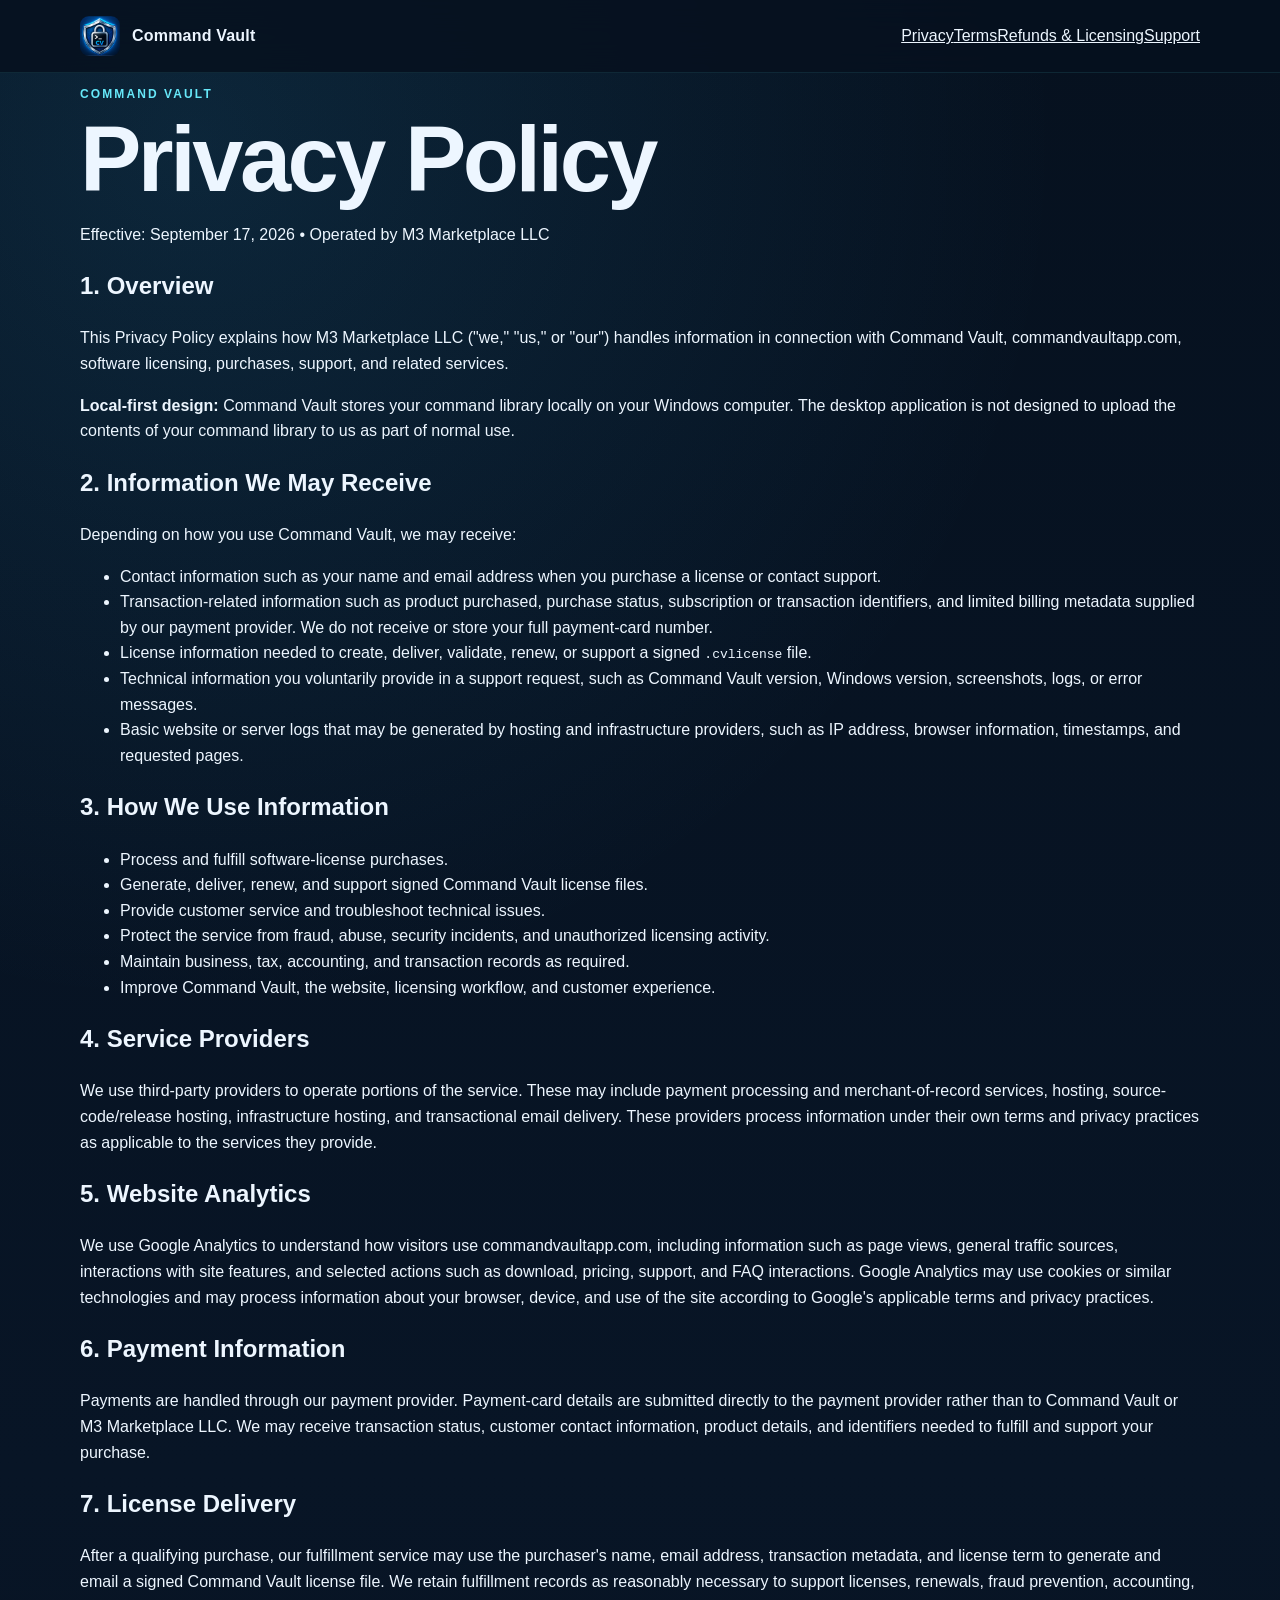
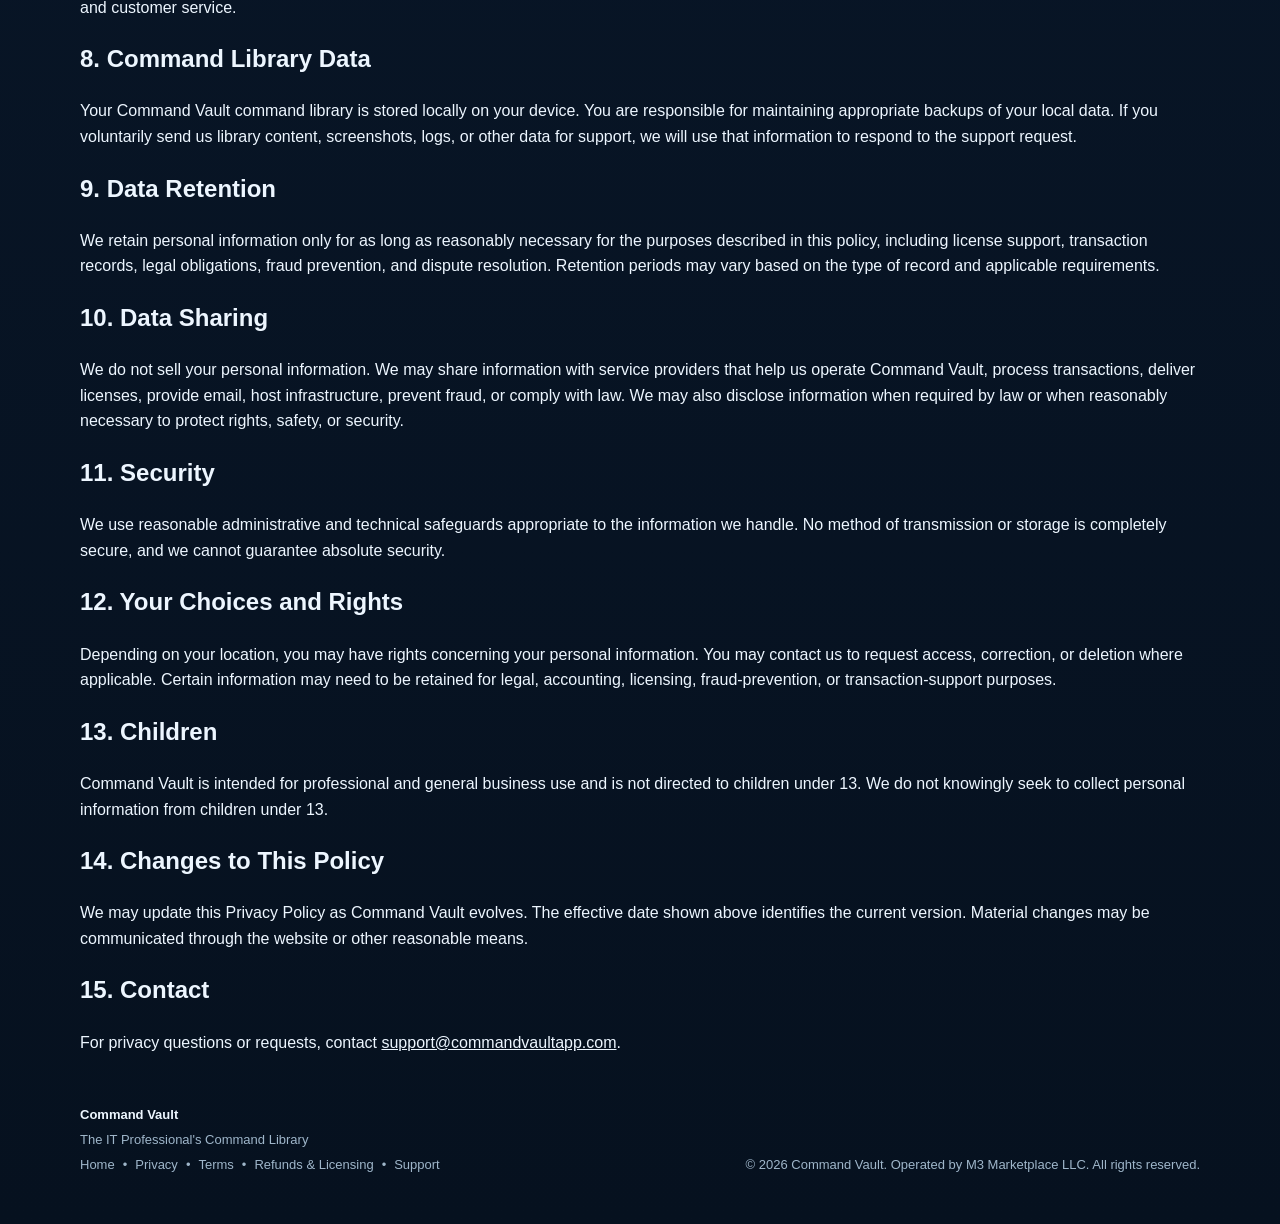
<file: privacy.html>
<!doctype html>
<html lang="en">
<head><meta charset="utf-8"><meta name="viewport" content="width=device-width, initial-scale=1"><meta name="description" content="Read the Command Vault privacy policy, including how M3 Marketplace LLC handles website analytics, purchases, licensing, support information, and local-first command library data."><meta name="theme-color" content="#071426"><title>Privacy Policy — Command Vault</title><link rel="stylesheet" href="styles.css">  <!-- Google tag (gtag.js) -->
  <script async src="https://www.googletagmanager.com/gtag/js?id=G-ZWFE3TDV91"></script>
  <script>
    window.dataLayer = window.dataLayer || [];
    function gtag(){dataLayer.push(arguments);}
    gtag('js', new Date());
    gtag('config', 'G-ZWFE3TDV91');
  </script>

  <link rel="canonical" href="https://commandvaultapp.com/privacy.html">
  <meta name="robots" content="index, follow">
  <meta property="og:type" content="website">
  <meta property="og:site_name" content="Command Vault">
  <meta property="og:title" content="Privacy Policy — Command Vault">
  <meta property="og:description" content="Read the Command Vault privacy policy, including how M3 Marketplace LLC handles website analytics, purchases, licensing, support information, and local-first command library data.">
  <meta property="og:url" content="https://commandvaultapp.com/privacy.html">
  <meta name="twitter:card" content="summary">
  <meta name="twitter:title" content="Privacy Policy — Command Vault">
  <meta name="twitter:description" content="Read the Command Vault privacy policy, including how M3 Marketplace LLC handles website analytics, purchases, licensing, support information, and local-first command library data.">
</head>
<body>
<header class="site-header"><div class="wrap nav-wrap"><a class="brand" href="index.html" aria-label="Command Vault home"><span class="brand-mark">CV</span><span>Command Vault</span></a><nav class="legal-nav" aria-label="Legal navigation"><a href="privacy.html">Privacy</a><a href="terms.html">Terms</a><a href="refunds.html">Refunds &amp; Licensing</a><a href="support.html">Support</a></nav></div></header>
<main class="legal-main"><div class="wrap legal-shell"><div class="legal-header"><p class="section-kicker">COMMAND VAULT</p><h1>Privacy Policy</h1><p class="legal-meta">Effective: September 17, 2026 • Operated by M3 Marketplace LLC</p></div><article class="legal-card">
<h2>1. Overview</h2><p>This Privacy Policy explains how M3 Marketplace LLC ("we," "us," or "our") handles information in connection with Command Vault, commandvaultapp.com, software licensing, purchases, support, and related services.</p>
<div class="legal-callout"><strong>Local-first design:</strong> Command Vault stores your command library locally on your Windows computer. The desktop application is not designed to upload the contents of your command library to us as part of normal use.</div>
<h2>2. Information We May Receive</h2><p>Depending on how you use Command Vault, we may receive:</p><ul><li>Contact information such as your name and email address when you purchase a license or contact support.</li><li>Transaction-related information such as product purchased, purchase status, subscription or transaction identifiers, and limited billing metadata supplied by our payment provider. We do not receive or store your full payment-card number.</li><li>License information needed to create, deliver, validate, renew, or support a signed <code>.cvlicense</code> file.</li><li>Technical information you voluntarily provide in a support request, such as Command Vault version, Windows version, screenshots, logs, or error messages.</li><li>Basic website or server logs that may be generated by hosting and infrastructure providers, such as IP address, browser information, timestamps, and requested pages.</li></ul>
<h2>3. How We Use Information</h2><ul><li>Process and fulfill software-license purchases.</li><li>Generate, deliver, renew, and support signed Command Vault license files.</li><li>Provide customer service and troubleshoot technical issues.</li><li>Protect the service from fraud, abuse, security incidents, and unauthorized licensing activity.</li><li>Maintain business, tax, accounting, and transaction records as required.</li><li>Improve Command Vault, the website, licensing workflow, and customer experience.</li></ul>
<h2>4. Service Providers</h2><p>We use third-party providers to operate portions of the service. These may include payment processing and merchant-of-record services, hosting, source-code/release hosting, infrastructure hosting, and transactional email delivery. These providers process information under their own terms and privacy practices as applicable to the services they provide.</p>
<h2>5. Website Analytics</h2>
<p>We use Google Analytics to understand how visitors use commandvaultapp.com, including information such as page views, general traffic sources, interactions with site features, and selected actions such as download, pricing, support, and FAQ interactions. Google Analytics may use cookies or similar technologies and may process information about your browser, device, and use of the site according to Google's applicable terms and privacy practices.</p>

<h2>6. Payment Information</h2><p>Payments are handled through our payment provider. Payment-card details are submitted directly to the payment provider rather than to Command Vault or M3 Marketplace LLC. We may receive transaction status, customer contact information, product details, and identifiers needed to fulfill and support your purchase.</p>
<h2>7. License Delivery</h2><p>After a qualifying purchase, our fulfillment service may use the purchaser's name, email address, transaction metadata, and license term to generate and email a signed Command Vault license file. We retain fulfillment records as reasonably necessary to support licenses, renewals, fraud prevention, accounting, and customer service.</p>
<h2>8. Command Library Data</h2><p>Your Command Vault command library is stored locally on your device. You are responsible for maintaining appropriate backups of your local data. If you voluntarily send us library content, screenshots, logs, or other data for support, we will use that information to respond to the support request.</p>
<h2>9. Data Retention</h2><p>We retain personal information only for as long as reasonably necessary for the purposes described in this policy, including license support, transaction records, legal obligations, fraud prevention, and dispute resolution. Retention periods may vary based on the type of record and applicable requirements.</p>
<h2>10. Data Sharing</h2><p>We do not sell your personal information. We may share information with service providers that help us operate Command Vault, process transactions, deliver licenses, provide email, host infrastructure, prevent fraud, or comply with law. We may also disclose information when required by law or when reasonably necessary to protect rights, safety, or security.</p>
<h2>11. Security</h2><p>We use reasonable administrative and technical safeguards appropriate to the information we handle. No method of transmission or storage is completely secure, and we cannot guarantee absolute security.</p>
<h2>12. Your Choices and Rights</h2><p>Depending on your location, you may have rights concerning your personal information. You may contact us to request access, correction, or deletion where applicable. Certain information may need to be retained for legal, accounting, licensing, fraud-prevention, or transaction-support purposes.</p>
<h2>13. Children</h2><p>Command Vault is intended for professional and general business use and is not directed to children under 13. We do not knowingly seek to collect personal information from children under 13.</p>
<h2>14. Changes to This Policy</h2><p>We may update this Privacy Policy as Command Vault evolves. The effective date shown above identifies the current version. Material changes may be communicated through the website or other reasonable means.</p>
<h2>15. Contact</h2><p>For privacy questions or requests, contact <a href="mailto:support@commandvaultapp.com">support@commandvaultapp.com</a>.</p>
</article></div></main>
<footer class="site-footer"><div class="wrap footer-wrap"><div><strong>Command Vault</strong><p>The IT Professional's Command Library</p><p class="footer-links"><a href="index.html">Home</a><span>•</span><a href="privacy.html">Privacy</a><span>•</span><a href="terms.html">Terms</a><span>•</span><a href="refunds.html">Refunds &amp; Licensing</a><span>•</span><a href="support.html">Support</a></p></div><p>© 2026 Command Vault. Operated by M3 Marketplace LLC. All rights reserved.</p></div></footer></body></html>
</file>
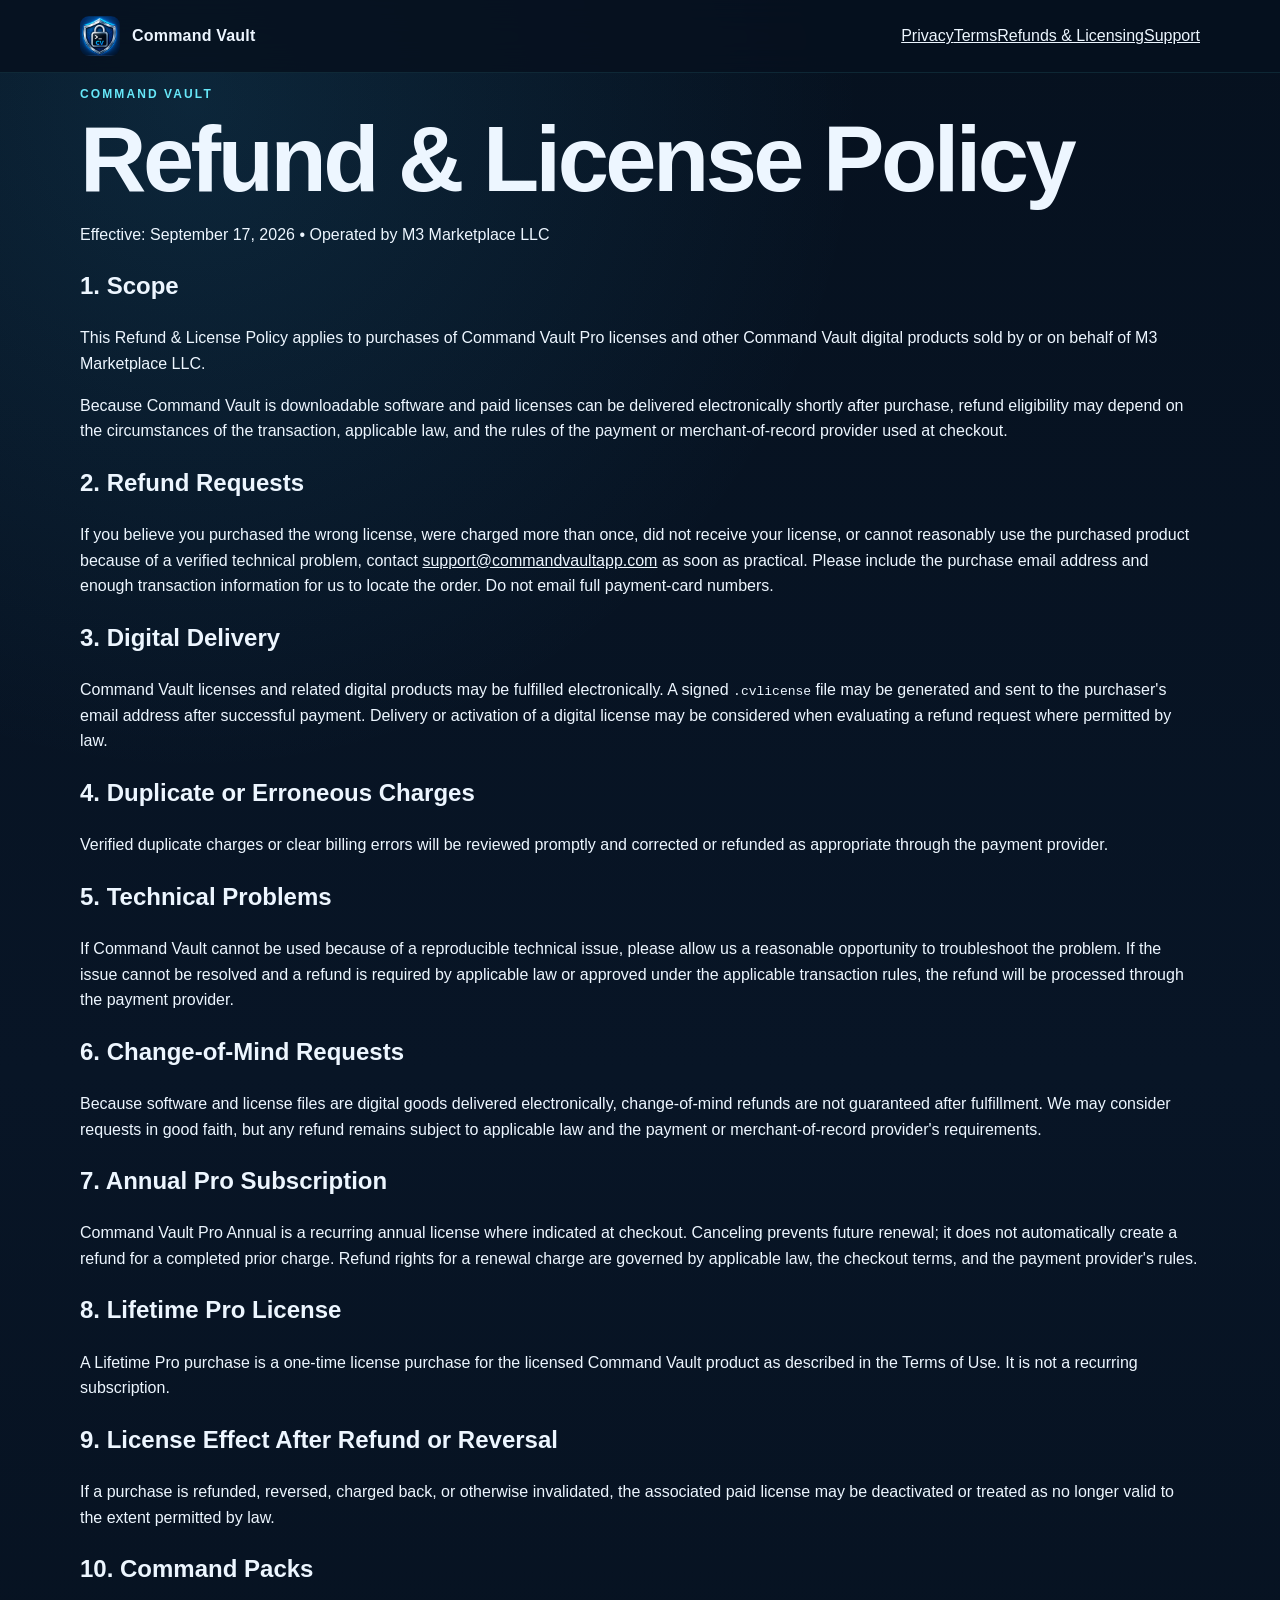
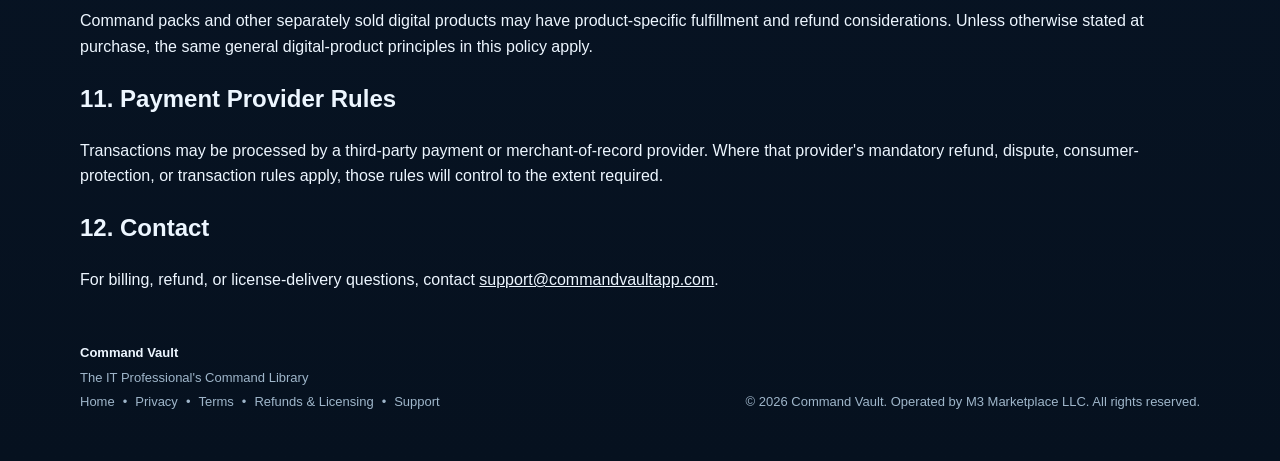
<file: refunds.html>
<!doctype html>
<html lang="en">
<head><meta charset="utf-8"><meta name="viewport" content="width=device-width, initial-scale=1"><meta name="description" content="Review the Command Vault refund and license policy for Pro Annual, Pro Lifetime, digital license delivery, command packs, billing issues, and technical problems."><meta name="theme-color" content="#071426"><title>Refund & License Policy — Command Vault</title><link rel="stylesheet" href="styles.css">  <!-- Google tag (gtag.js) -->
  <script async src="https://www.googletagmanager.com/gtag/js?id=G-ZWFE3TDV91"></script>
  <script>
    window.dataLayer = window.dataLayer || [];
    function gtag(){dataLayer.push(arguments);}
    gtag('js', new Date());
    gtag('config', 'G-ZWFE3TDV91');
  </script>

  <link rel="canonical" href="https://commandvaultapp.com/refunds.html">
  <meta name="robots" content="index, follow">
  <meta property="og:type" content="website">
  <meta property="og:site_name" content="Command Vault">
  <meta property="og:title" content="Refund & License Policy — Command Vault">
  <meta property="og:description" content="Review the Command Vault refund and license policy for Pro Annual, Pro Lifetime, digital license delivery, command packs, billing issues, and technical problems.">
  <meta property="og:url" content="https://commandvaultapp.com/refunds.html">
  <meta name="twitter:card" content="summary">
  <meta name="twitter:title" content="Refund & License Policy — Command Vault">
  <meta name="twitter:description" content="Review the Command Vault refund and license policy for Pro Annual, Pro Lifetime, digital license delivery, command packs, billing issues, and technical problems.">
</head>
<body><header class="site-header"><div class="wrap nav-wrap"><a class="brand" href="index.html" aria-label="Command Vault home"><span class="brand-mark">CV</span><span>Command Vault</span></a><nav class="legal-nav" aria-label="Legal navigation"><a href="privacy.html">Privacy</a><a href="terms.html">Terms</a><a href="refunds.html">Refunds &amp; Licensing</a><a href="support.html">Support</a></nav></div></header>
<main class="legal-main"><div class="wrap legal-shell"><div class="legal-header"><p class="section-kicker">COMMAND VAULT</p><h1>Refund & License Policy</h1><p class="legal-meta">Effective: September 17, 2026 • Operated by M3 Marketplace LLC</p></div><article class="legal-card">
<h2>1. Scope</h2><p>This Refund &amp; License Policy applies to purchases of Command Vault Pro licenses and other Command Vault digital products sold by or on behalf of M3 Marketplace LLC.</p>
<div class="legal-callout">Because Command Vault is downloadable software and paid licenses can be delivered electronically shortly after purchase, refund eligibility may depend on the circumstances of the transaction, applicable law, and the rules of the payment or merchant-of-record provider used at checkout.</div>
<h2>2. Refund Requests</h2><p>If you believe you purchased the wrong license, were charged more than once, did not receive your license, or cannot reasonably use the purchased product because of a verified technical problem, contact <a href="mailto:support@commandvaultapp.com">support@commandvaultapp.com</a> as soon as practical. Please include the purchase email address and enough transaction information for us to locate the order. Do not email full payment-card numbers.</p>
<h2>3. Digital Delivery</h2><p>Command Vault licenses and related digital products may be fulfilled electronically. A signed <code>.cvlicense</code> file may be generated and sent to the purchaser's email address after successful payment. Delivery or activation of a digital license may be considered when evaluating a refund request where permitted by law.</p>
<h2>4. Duplicate or Erroneous Charges</h2><p>Verified duplicate charges or clear billing errors will be reviewed promptly and corrected or refunded as appropriate through the payment provider.</p>
<h2>5. Technical Problems</h2><p>If Command Vault cannot be used because of a reproducible technical issue, please allow us a reasonable opportunity to troubleshoot the problem. If the issue cannot be resolved and a refund is required by applicable law or approved under the applicable transaction rules, the refund will be processed through the payment provider.</p>
<h2>6. Change-of-Mind Requests</h2><p>Because software and license files are digital goods delivered electronically, change-of-mind refunds are not guaranteed after fulfillment. We may consider requests in good faith, but any refund remains subject to applicable law and the payment or merchant-of-record provider's requirements.</p>
<h2>7. Annual Pro Subscription</h2><p>Command Vault Pro Annual is a recurring annual license where indicated at checkout. Canceling prevents future renewal; it does not automatically create a refund for a completed prior charge. Refund rights for a renewal charge are governed by applicable law, the checkout terms, and the payment provider's rules.</p>
<h2>8. Lifetime Pro License</h2><p>A Lifetime Pro purchase is a one-time license purchase for the licensed Command Vault product as described in the Terms of Use. It is not a recurring subscription.</p>
<h2>9. License Effect After Refund or Reversal</h2><p>If a purchase is refunded, reversed, charged back, or otherwise invalidated, the associated paid license may be deactivated or treated as no longer valid to the extent permitted by law.</p>
<h2>10. Command Packs</h2><p>Command packs and other separately sold digital products may have product-specific fulfillment and refund considerations. Unless otherwise stated at purchase, the same general digital-product principles in this policy apply.</p>
<h2>11. Payment Provider Rules</h2><p>Transactions may be processed by a third-party payment or merchant-of-record provider. Where that provider's mandatory refund, dispute, consumer-protection, or transaction rules apply, those rules will control to the extent required.</p>
<h2>12. Contact</h2><p>For billing, refund, or license-delivery questions, contact <a href="mailto:support@commandvaultapp.com">support@commandvaultapp.com</a>.</p>
</article></div></main>
<footer class="site-footer"><div class="wrap footer-wrap"><div><strong>Command Vault</strong><p>The IT Professional's Command Library</p><p class="footer-links"><a href="index.html">Home</a><span>•</span><a href="privacy.html">Privacy</a><span>•</span><a href="terms.html">Terms</a><span>•</span><a href="refunds.html">Refunds &amp; Licensing</a><span>•</span><a href="support.html">Support</a></p></div><p>© 2026 Command Vault. Operated by M3 Marketplace LLC. All rights reserved.</p></div></footer></body></html>
</file>
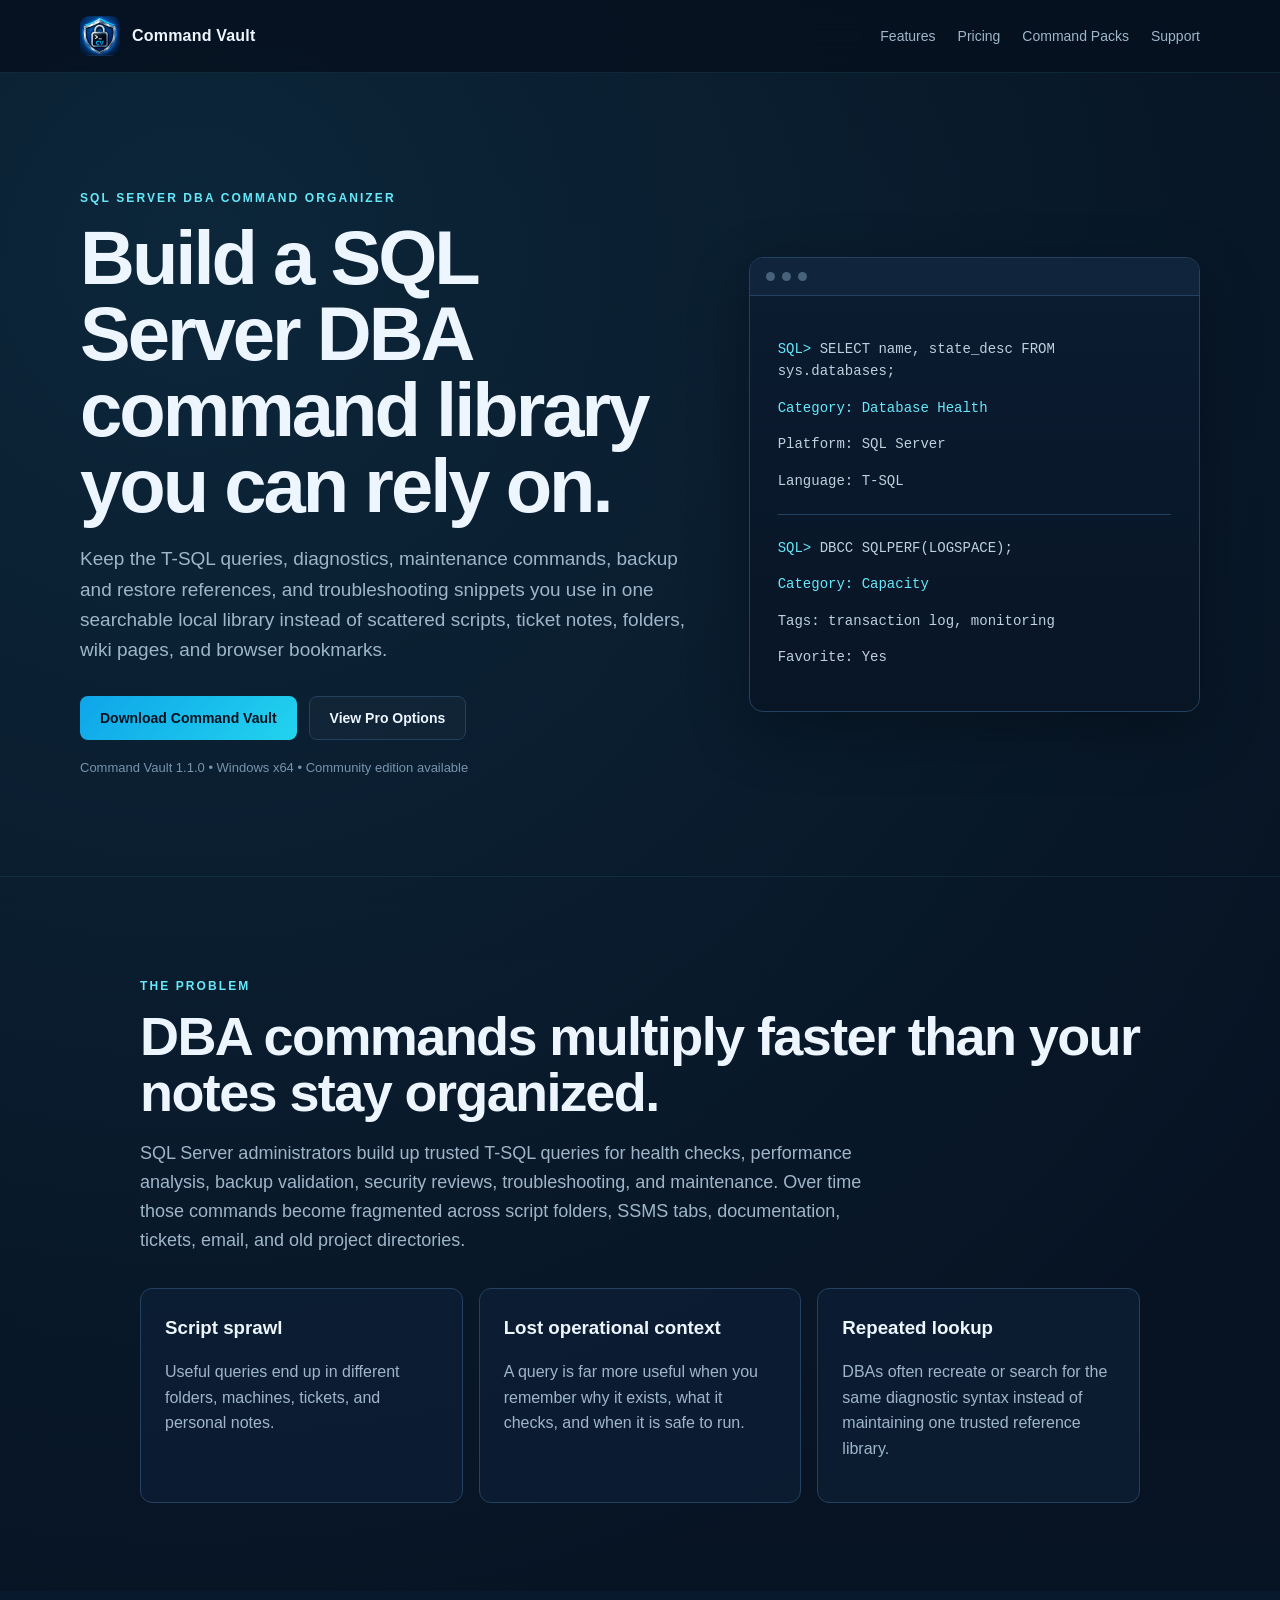
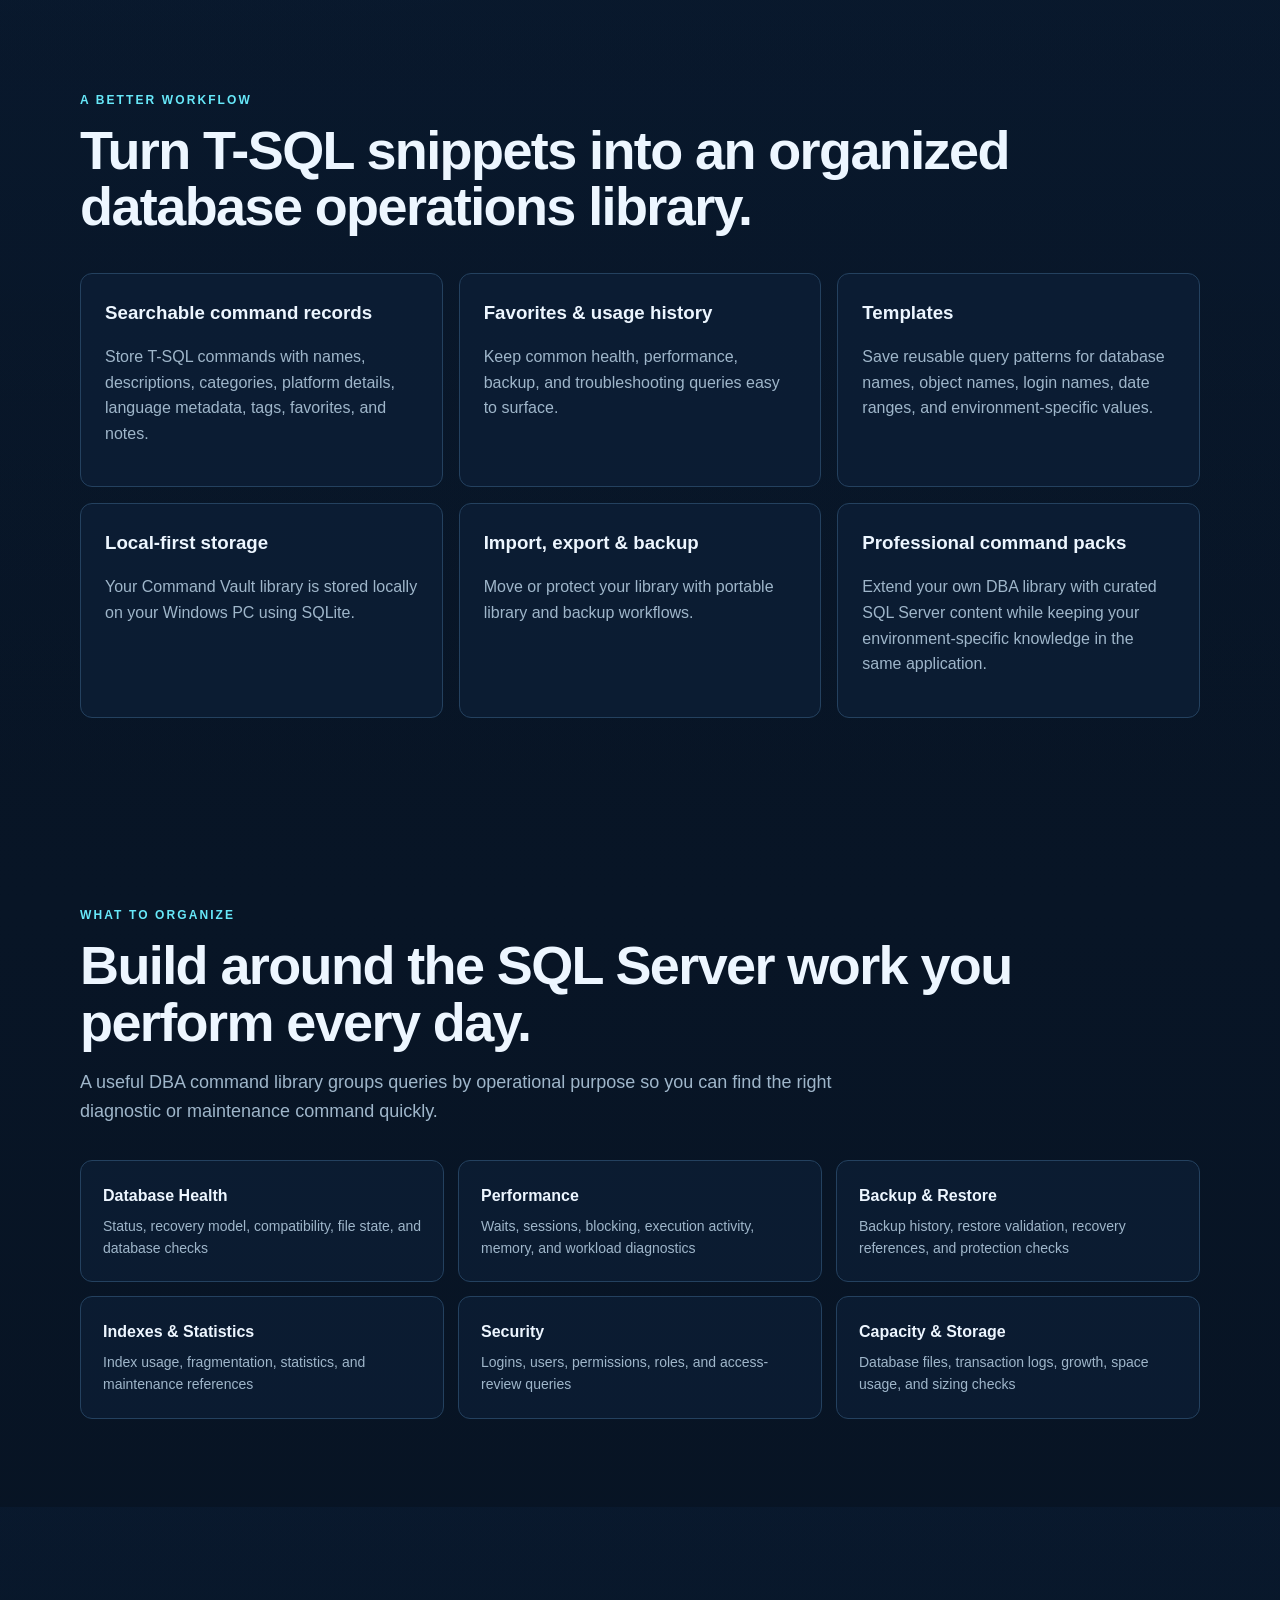
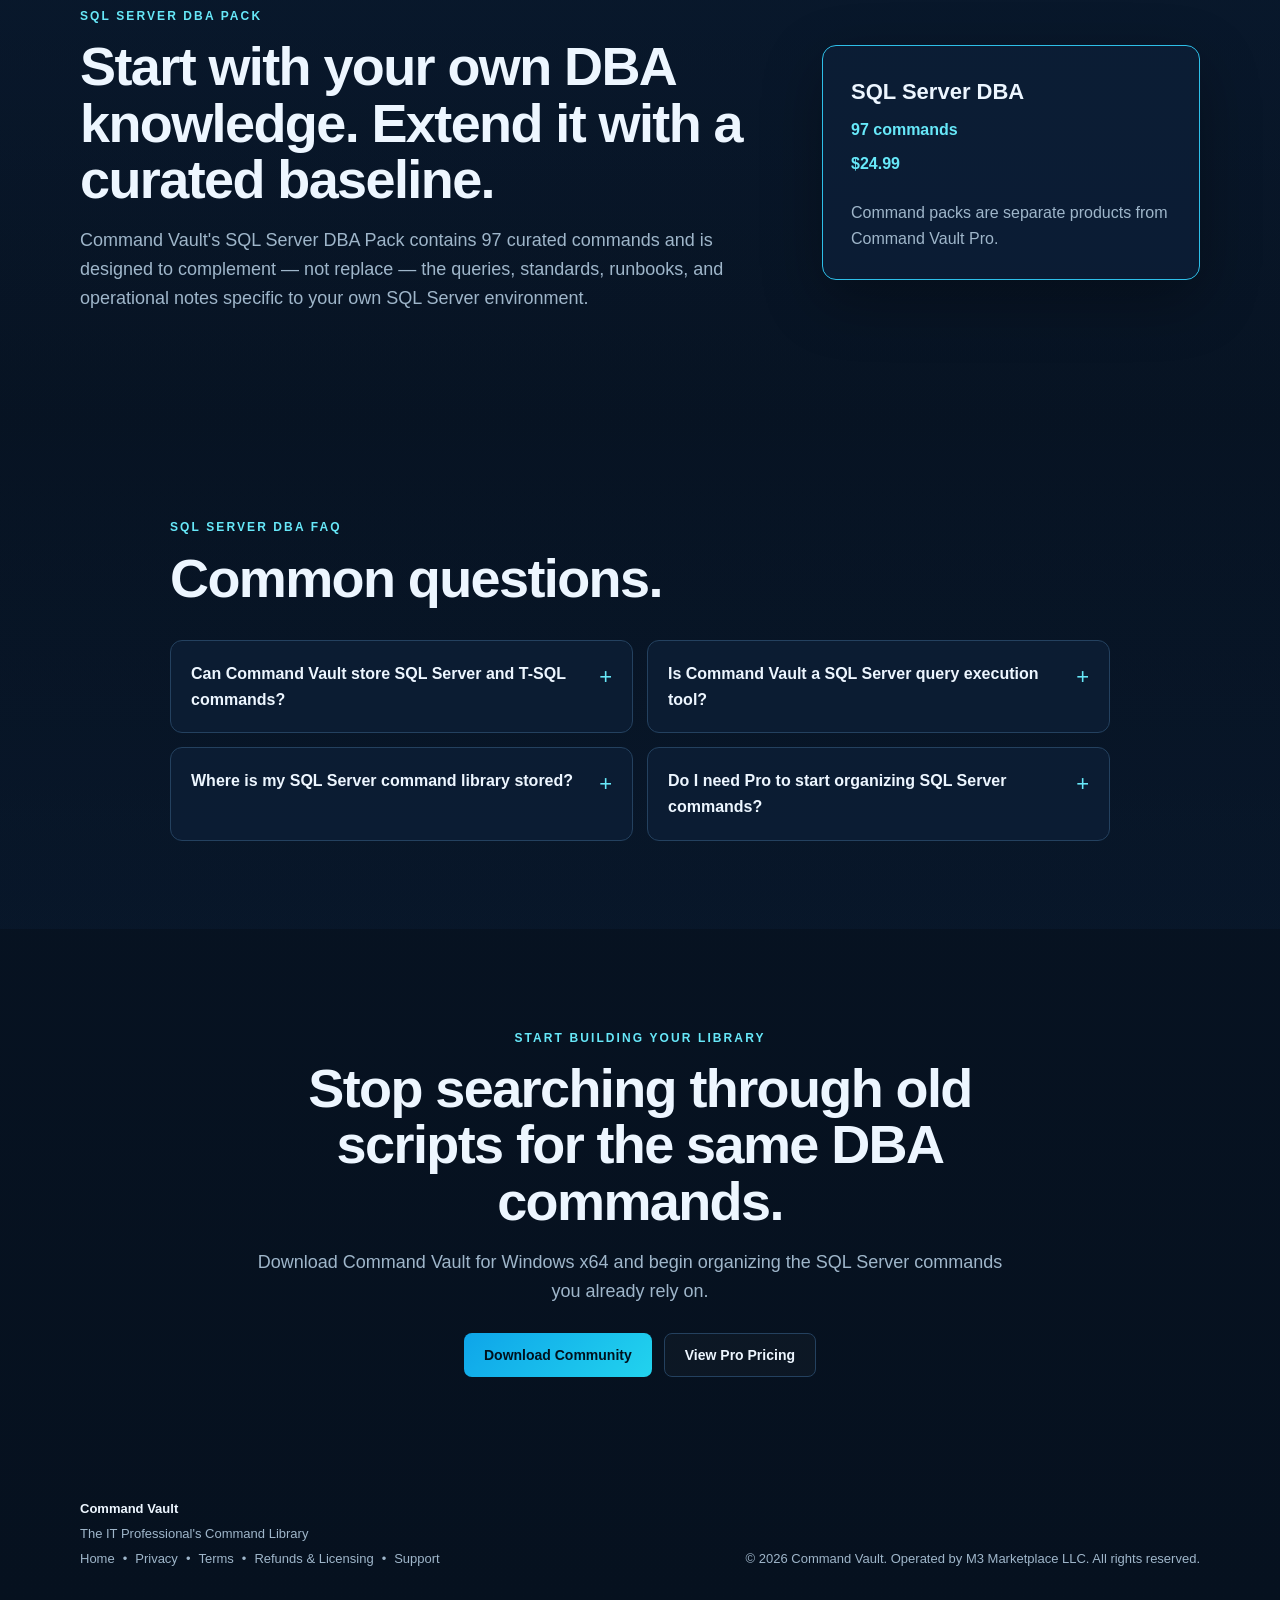
<file: sql-server-dba-command-library.html>
<!doctype html>
<html lang="en">
<head>
  <meta charset="utf-8">
  <meta name="viewport" content="width=device-width, initial-scale=1">
  <meta name="description" content="Build a searchable SQL Server DBA command library with Command Vault. Organize T-SQL diagnostics, maintenance, backup, restore, performance, security, and troubleshooting commands locally on your PC.">
  <meta name="theme-color" content="#071426">
  <title>SQL Server DBA Command Library — Command Vault</title>
  <link rel="stylesheet" href="styles.css">
  <script async src="https://www.googletagmanager.com/gtag/js?id=G-ZWFE3TDV91"></script>
  <script>
    window.dataLayer = window.dataLayer || [];
    function gtag(){dataLayer.push(arguments);}
    gtag('js', new Date());
    gtag('config', 'G-ZWFE3TDV91');
  </script>
  <link rel="canonical" href="https://commandvaultapp.com/sql-server-dba-command-library.html">
  <meta name="robots" content="index, follow">
  <meta property="og:type" content="website">
  <meta property="og:site_name" content="Command Vault">
  <meta property="og:title" content="SQL Server DBA Command Library — Command Vault">
  <meta property="og:description" content="Organize SQL Server DBA and T-SQL diagnostics, maintenance, backup, restore, performance, security, and troubleshooting commands in a local-first Windows command library.">
  <meta property="og:url" content="https://commandvaultapp.com/sql-server-dba-command-library.html">
  <meta name="twitter:card" content="summary">
  <meta name="twitter:title" content="SQL Server DBA Command Library — Command Vault">
  <meta name="twitter:description" content="A local-first SQL Server DBA command organizer for database administrators and IT professionals.">
  <script type="application/ld+json">{"@context": "https://schema.org", "@graph": [{"@type": "WebPage", "url": "https://commandvaultapp.com/sql-server-dba-command-library.html", "name": "SQL Server DBA Command Library \u2014 Command Vault", "description": "Organize SQL Server DBA commands, T-SQL diagnostics, maintenance queries, troubleshooting references, tags, favorites, and reusable database administration knowledge in a local-first Windows command library."}, {"@type": "FAQPage", "mainEntity": [{"@type": "Question", "name": "Can Command Vault store SQL Server and T-SQL commands?", "acceptedAnswer": {"@type": "Answer", "text": "Yes. Command Vault can organize SQL Server and T-SQL command text with descriptions, categories, platform details, language metadata, tags, favorites, and operational notes."}}, {"@type": "Question", "name": "Is Command Vault a SQL Server query execution tool?", "acceptedAnswer": {"@type": "Answer", "text": "No. Command Vault is a command library and reference tool. Review and execute SQL Server commands in the appropriate database administration environment, such as SQL Server Management Studio or another trusted SQL client."}}, {"@type": "Question", "name": "Where is my SQL Server command library stored?", "acceptedAnswer": {"@type": "Answer", "text": "Command Vault stores its command library locally on your Windows computer using SQLite."}}]}]}</script>
</head>
<body>
  <header class="site-header">
    <div class="wrap nav-wrap">
      <a class="brand" href="index.html" aria-label="Command Vault home">
        <span class="brand-mark">CV</span>
        <span>Command Vault</span>
      </a>
      <nav class="nav" aria-label="Primary navigation">
        <a href="index.html#features">Features</a>
        <a href="index.html#pricing">Pricing</a>
        <a href="index.html#packs">Command Packs</a>
        <a href="support.html">Support</a>
      </nav>
    </div>
  </header>

  <main>
    <section class="landing-hero">
      <div class="wrap landing-hero-grid">
        <div>
          <p class="eyebrow">SQL SERVER DBA COMMAND ORGANIZER</p>
          <h1>Build a SQL Server DBA command library you can rely on.</h1>
          <p class="hero-copy">
            Keep the T-SQL queries, diagnostics, maintenance commands, backup and restore references, and troubleshooting snippets you use in one searchable local library instead of scattered scripts, ticket notes, folders, wiki pages, and browser bookmarks.
          </p>
          <div class="hero-actions">
            <a class="button primary landing-download"
               href="https://github.com/MrFrankRazr/CommandVault-Site/releases/download/v1.1.0/CommandVault-1.1.0-win-x64.zip">
              Download Command Vault
            </a>
            <a class="button secondary landing-pro" href="index.html#pricing">View Pro Options</a>
          </div>
          <p class="availability">Command Vault 1.1.0 • Windows x64 • Community edition available</p>
        </div>

        <aside class="product-card" aria-label="SQL Server DBA command library example">
          <div class="terminal-bar"><span></span><span></span><span></span></div>
          <div class="terminal-content">
            <p><span class="prompt">SQL&gt;</span> SELECT name, state_desc FROM sys.databases;</p>
            <p class="terminal-accent">Category: Database Health</p>
            <p>Platform: SQL Server</p>
            <p>Language: T-SQL</p>
            <div class="terminal-rule"></div>
            <p><span class="prompt">SQL&gt;</span> DBCC SQLPERF(LOGSPACE);</p>
            <p class="terminal-accent">Category: Capacity</p>
            <p>Tags: transaction log, monitoring</p>
            <p>Favorite: Yes</p>
          </div>
        </aside>
      </div>
    </section>

    <section class="section">
      <div class="wrap content-narrow">
        <p class="section-kicker">THE PROBLEM</p>
        <h2>DBA commands multiply faster than your notes stay organized.</h2>
        <p class="section-lead">
          SQL Server administrators build up trusted T-SQL queries for health checks, performance analysis, backup validation, security reviews, troubleshooting, and maintenance. Over time those commands become fragmented across script folders, SSMS tabs, documentation, tickets, email, and old project directories.
        </p>
        <div class="pain-grid">
          <article class="feature-card"><h3>Script sprawl</h3><p>Useful queries end up in different folders, machines, tickets, and personal notes.</p></article>
          <article class="feature-card"><h3>Lost operational context</h3><p>A query is far more useful when you remember why it exists, what it checks, and when it is safe to run.</p></article>
          <article class="feature-card"><h3>Repeated lookup</h3><p>DBAs often recreate or search for the same diagnostic syntax instead of maintaining one trusted reference library.</p></article>
        </div>
      </div>
    </section>

    <section class="section landing-accent">
      <div class="wrap">
        <p class="section-kicker">A BETTER WORKFLOW</p>
        <h2>Turn T-SQL snippets into an organized database operations library.</h2>
        <div class="feature-grid">
          <article class="feature-card"><h3>Searchable command records</h3><p>Store T-SQL commands with names, descriptions, categories, platform details, language metadata, tags, favorites, and notes.</p></article>
          <article class="feature-card"><h3>Favorites &amp; usage history</h3><p>Keep common health, performance, backup, and troubleshooting queries easy to surface.</p></article>
          <article class="feature-card"><h3>Templates</h3><p>Save reusable query patterns for database names, object names, login names, date ranges, and environment-specific values.</p></article>
          <article class="feature-card"><h3>Local-first storage</h3><p>Your Command Vault library is stored locally on your Windows PC using SQLite.</p></article>
          <article class="feature-card"><h3>Import, export &amp; backup</h3><p>Move or protect your library with portable library and backup workflows.</p></article>
          <article class="feature-card"><h3>Professional command packs</h3><p>Extend your own DBA library with curated SQL Server content while keeping your environment-specific knowledge in the same application.</p></article>
        </div>
      </div>
    </section>

    <section class="section">
      <div class="wrap">
        <p class="section-kicker">WHAT TO ORGANIZE</p>
        <h2>Build around the SQL Server work you perform every day.</h2>
        <p class="section-lead">A useful DBA command library groups queries by operational purpose so you can find the right diagnostic or maintenance command quickly.</p>
        <div class="topic-grid">
          <div class="topic-card"><strong>Database Health</strong><span>Status, recovery model, compatibility, file state, and database checks</span></div>
          <div class="topic-card"><strong>Performance</strong><span>Waits, sessions, blocking, execution activity, memory, and workload diagnostics</span></div>
          <div class="topic-card"><strong>Backup &amp; Restore</strong><span>Backup history, restore validation, recovery references, and protection checks</span></div>
          <div class="topic-card"><strong>Indexes &amp; Statistics</strong><span>Index usage, fragmentation, statistics, and maintenance references</span></div>
          <div class="topic-card"><strong>Security</strong><span>Logins, users, permissions, roles, and access-review queries</span></div>
          <div class="topic-card"><strong>Capacity &amp; Storage</strong><span>Database files, transaction logs, growth, space usage, and sizing checks</span></div>
        </div>
      </div>
    </section>

    <section class="section landing-accent">
      <div class="wrap split-callout">
        <div>
          <p class="section-kicker">SQL SERVER DBA PACK</p>
          <h2>Start with your own DBA knowledge. Extend it with a curated baseline.</h2>
          <p class="section-lead">
            Command Vault's SQL Server DBA Pack contains 97 curated commands and is designed to complement — not replace — the queries, standards, runbooks, and operational notes specific to your own SQL Server environment.
          </p>
        </div>
        <div class="landing-card">
          <strong>SQL Server DBA</strong>
          <span>97 commands</span>
          <span>$24.99</span>
          <p>Command packs are separate products from Command Vault Pro.</p>
        </div>
      </div>
    </section>

    <section class="section faq-section">
      <div class="wrap faq-wrap">
        <p class="section-kicker">SQL SERVER DBA FAQ</p>
        <h2>Common questions.</h2>
        <div class="faq-grid">
          <details class="faq-item"><summary>Can Command Vault store SQL Server and T-SQL commands?</summary><p>Yes. Command Vault can organize SQL Server and T-SQL command text with descriptions, categories, platform details, language metadata, tags, favorites, and operational notes.</p></details>
          <details class="faq-item"><summary>Is Command Vault a SQL Server query execution tool?</summary><p>No. Command Vault is a command library and reference tool. Review and execute SQL Server commands in the appropriate database administration environment, such as SQL Server Management Studio or another trusted SQL client.</p></details>
          <details class="faq-item"><summary>Where is my SQL Server command library stored?</summary><p>Command Vault stores its command library locally on your Windows computer using SQLite.</p></details>
          <details class="faq-item"><summary>Do I need Pro to start organizing SQL Server commands?</summary><p>No. You can begin with Community and upgrade later when you need premium productivity, backup, and update-related features.</p></details>
        </div>
      </div>
    </section>

    <section class="section landing-final">
      <div class="wrap landing-final-inner">
        <p class="section-kicker">START BUILDING YOUR LIBRARY</p>
        <h2>Stop searching through old scripts for the same DBA commands.</h2>
        <p class="section-lead">Download Command Vault for Windows x64 and begin organizing the SQL Server commands you already rely on.</p>
        <div class="section-actions">
          <a class="button primary landing-download"
             href="https://github.com/MrFrankRazr/CommandVault-Site/releases/download/v1.1.0/CommandVault-1.1.0-win-x64.zip">
            Download Community
          </a>
          <a class="button secondary landing-pro" href="index.html#pricing">View Pro Pricing</a>
        </div>
      </div>
    </section>
  </main>

  <footer class="site-footer">
    <div class="wrap footer-wrap">
      <div>
        <strong>Command Vault</strong>
        <p>The IT Professional's Command Library</p>
        <p class="footer-links">
          <a href="index.html">Home</a><span>•</span>
          <a href="privacy.html">Privacy</a><span>•</span>
          <a href="terms.html">Terms</a><span>•</span>
          <a href="refunds.html">Refunds &amp; Licensing</a><span>•</span>
          <a href="support.html">Support</a>
        </p>
      </div>
      <p>© 2026 Command Vault. Operated by M3 Marketplace LLC. All rights reserved.</p>
    </div>
  </footer>

  <script>
    document.addEventListener('DOMContentLoaded', function () {
      document.querySelectorAll('.landing-download').forEach(function (link) {
        link.addEventListener('click', function () {
          if (typeof gtag === 'function') {
            gtag('event', 'landing_download_click', {
              landing_page: 'sql_server_dba',
              link_url: link.href
            });
          }
        });
      });

      document.querySelectorAll('.landing-pro').forEach(function (link) {
        link.addEventListener('click', function () {
          if (typeof gtag === 'function') {
            gtag('event', 'landing_pro_click', {
              landing_page: 'sql_server_dba',
              destination: 'pricing'
            });
          }
        });
      });

      document.querySelectorAll('.faq-item').forEach(function (item) {
        item.addEventListener('toggle', function () {
          if (item.open && typeof gtag === 'function') {
            const summary = item.querySelector('summary');
            gtag('event', 'faq_engagement', {
              page_topic: 'sql_server_dba',
              faq_question: summary ? summary.textContent.trim() : 'unknown'
            });
          }
        });
      });
    });
  </script>
</body>
</html>
</file>
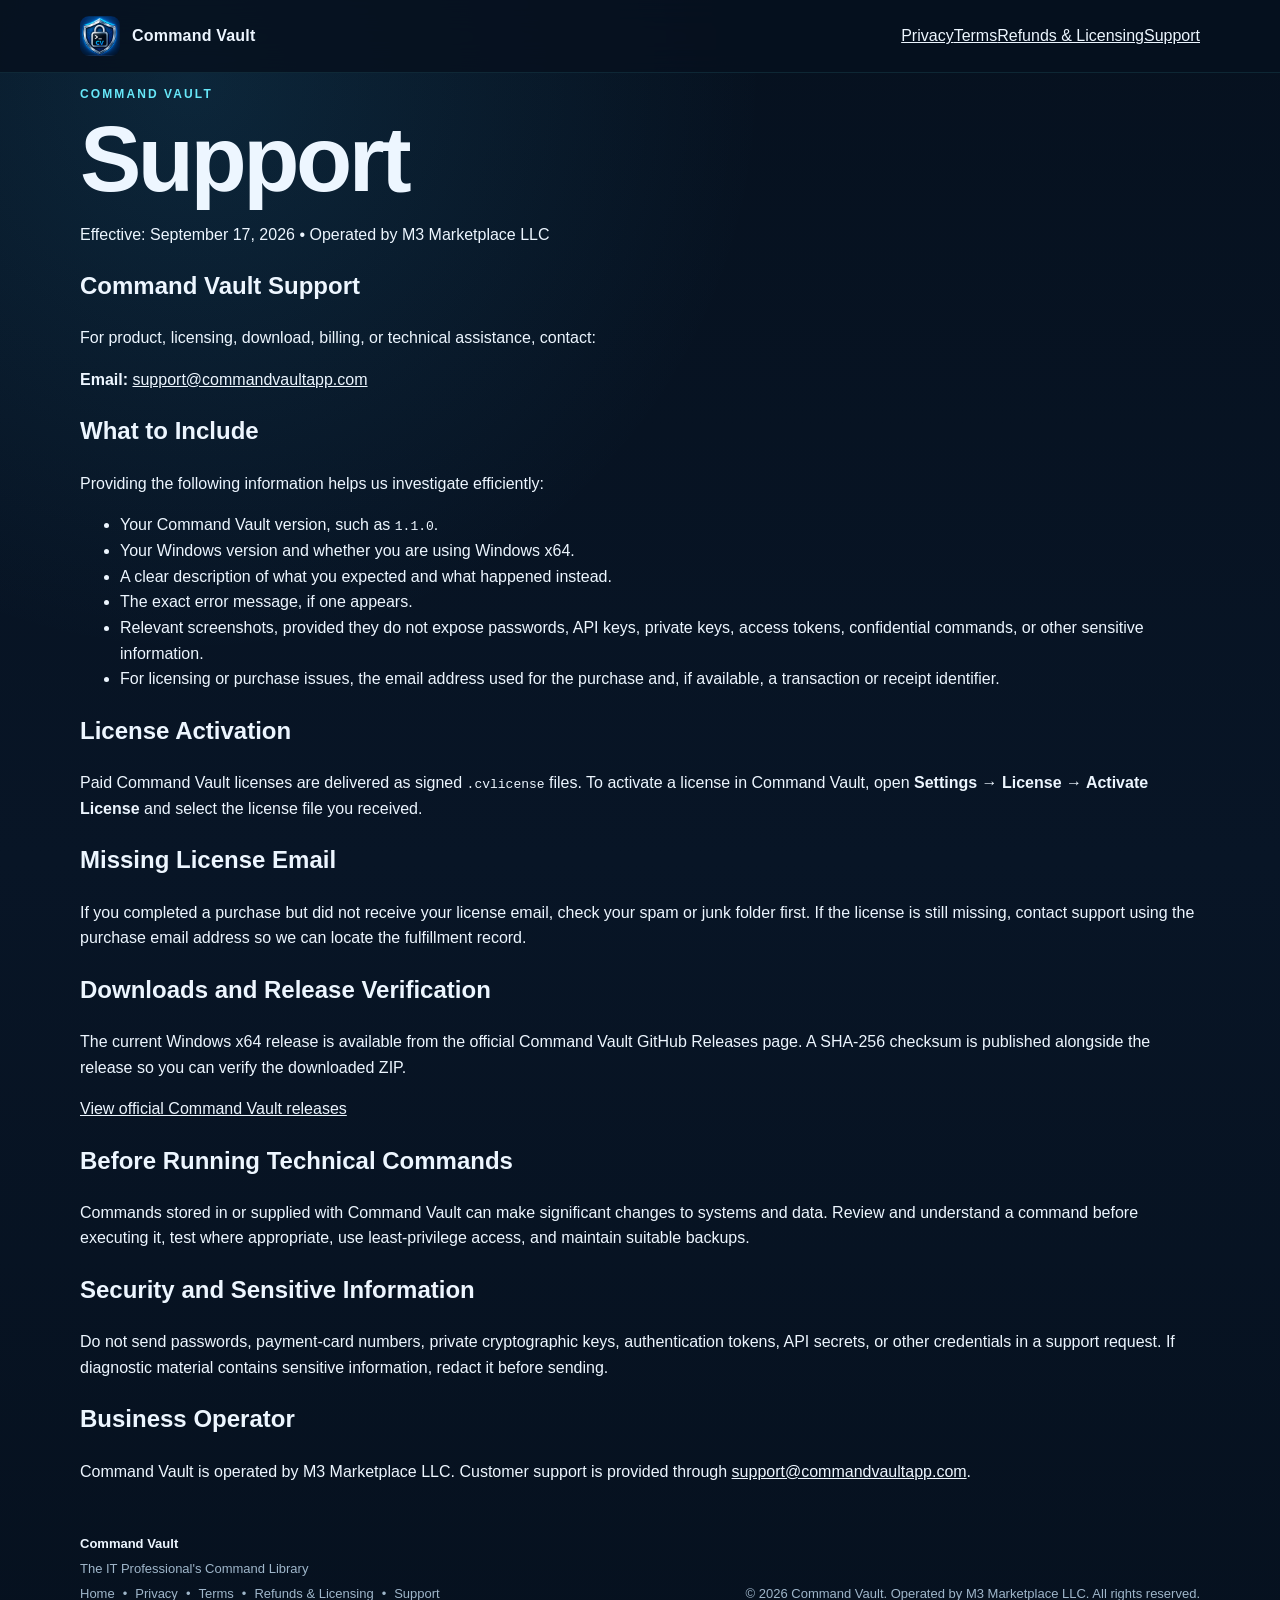
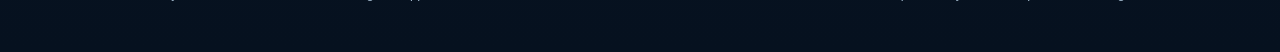
<file: support.html>
<!doctype html>
<html lang="en">
<head><meta charset="utf-8"><meta name="viewport" content="width=device-width, initial-scale=1"><meta name="description" content="Get Command Vault support for licensing, downloads, billing, activation, release verification, and technical issues. Contact support@commandvaultapp.com."><meta name="theme-color" content="#071426"><title>Command Vault Support — Licensing, Downloads & Technical Help</title><link rel="stylesheet" href="styles.css">  <!-- Google tag (gtag.js) -->
  <script async src="https://www.googletagmanager.com/gtag/js?id=G-ZWFE3TDV91"></script>
  <script>
    window.dataLayer = window.dataLayer || [];
    function gtag(){dataLayer.push(arguments);}
    gtag('js', new Date());
    gtag('config', 'G-ZWFE3TDV91');
  </script>

  <link rel="canonical" href="https://commandvaultapp.com/support.html">
  <meta name="robots" content="index, follow">
  <meta property="og:type" content="website">
  <meta property="og:site_name" content="Command Vault">
  <meta property="og:title" content="Command Vault Support — Licensing, Downloads & Technical Help">
  <meta property="og:description" content="Get Command Vault support for licensing, downloads, billing, activation, release verification, and technical issues. Contact support@commandvaultapp.com.">
  <meta property="og:url" content="https://commandvaultapp.com/support.html">
  <meta name="twitter:card" content="summary">
  <meta name="twitter:title" content="Command Vault Support — Licensing, Downloads & Technical Help">
  <meta name="twitter:description" content="Get Command Vault support for licensing, downloads, billing, activation, release verification, and technical issues. Contact support@commandvaultapp.com.">
</head>
<body><header class="site-header"><div class="wrap nav-wrap"><a class="brand" href="index.html" aria-label="Command Vault home"><span class="brand-mark">CV</span><span>Command Vault</span></a><nav class="legal-nav" aria-label="Legal navigation"><a href="privacy.html">Privacy</a><a href="terms.html">Terms</a><a href="refunds.html">Refunds &amp; Licensing</a><a href="support.html">Support</a></nav></div></header>
<main class="legal-main"><div class="wrap legal-shell"><div class="legal-header"><p class="section-kicker">COMMAND VAULT</p><h1>Support</h1><p class="legal-meta">Effective: September 17, 2026 • Operated by M3 Marketplace LLC</p></div><article class="legal-card">
<h2>Command Vault Support</h2><p>For product, licensing, download, billing, or technical assistance, contact:</p><div class="legal-callout"><strong>Email:</strong> <a href="mailto:support@commandvaultapp.com">support@commandvaultapp.com</a></div>
<h2>What to Include</h2><p>Providing the following information helps us investigate efficiently:</p><ul><li>Your Command Vault version, such as <code>1.1.0</code>.</li><li>Your Windows version and whether you are using Windows x64.</li><li>A clear description of what you expected and what happened instead.</li><li>The exact error message, if one appears.</li><li>Relevant screenshots, provided they do not expose passwords, API keys, private keys, access tokens, confidential commands, or other sensitive information.</li><li>For licensing or purchase issues, the email address used for the purchase and, if available, a transaction or receipt identifier.</li></ul>
<h2>License Activation</h2><p>Paid Command Vault licenses are delivered as signed <code>.cvlicense</code> files. To activate a license in Command Vault, open <strong>Settings → License → Activate License</strong> and select the license file you received.</p>
<h2>Missing License Email</h2><p>If you completed a purchase but did not receive your license email, check your spam or junk folder first. If the license is still missing, contact support using the purchase email address so we can locate the fulfillment record.</p>
<h2>Downloads and Release Verification</h2><p>The current Windows x64 release is available from the official Command Vault GitHub Releases page. A SHA-256 checksum is published alongside the release so you can verify the downloaded ZIP.</p><p><a href="https://github.com/MrFrankRazr/CommandVault-Site/releases" target="_blank" rel="noopener noreferrer">View official Command Vault releases</a></p>
<h2>Before Running Technical Commands</h2><p>Commands stored in or supplied with Command Vault can make significant changes to systems and data. Review and understand a command before executing it, test where appropriate, use least-privilege access, and maintain suitable backups.</p>
<h2>Security and Sensitive Information</h2><p>Do not send passwords, payment-card numbers, private cryptographic keys, authentication tokens, API secrets, or other credentials in a support request. If diagnostic material contains sensitive information, redact it before sending.</p>
<h2>Business Operator</h2><p>Command Vault is operated by M3 Marketplace LLC. Customer support is provided through <a href="mailto:support@commandvaultapp.com">support@commandvaultapp.com</a>.</p>
</article></div></main>
<footer class="site-footer"><div class="wrap footer-wrap"><div><strong>Command Vault</strong><p>The IT Professional's Command Library</p><p class="footer-links"><a href="index.html">Home</a><span>•</span><a href="privacy.html">Privacy</a><span>•</span><a href="terms.html">Terms</a><span>•</span><a href="refunds.html">Refunds &amp; Licensing</a><span>•</span><a href="support.html">Support</a></p></div><p>© 2026 Command Vault. Operated by M3 Marketplace LLC. All rights reserved.</p></div></footer></body></html>
</file>
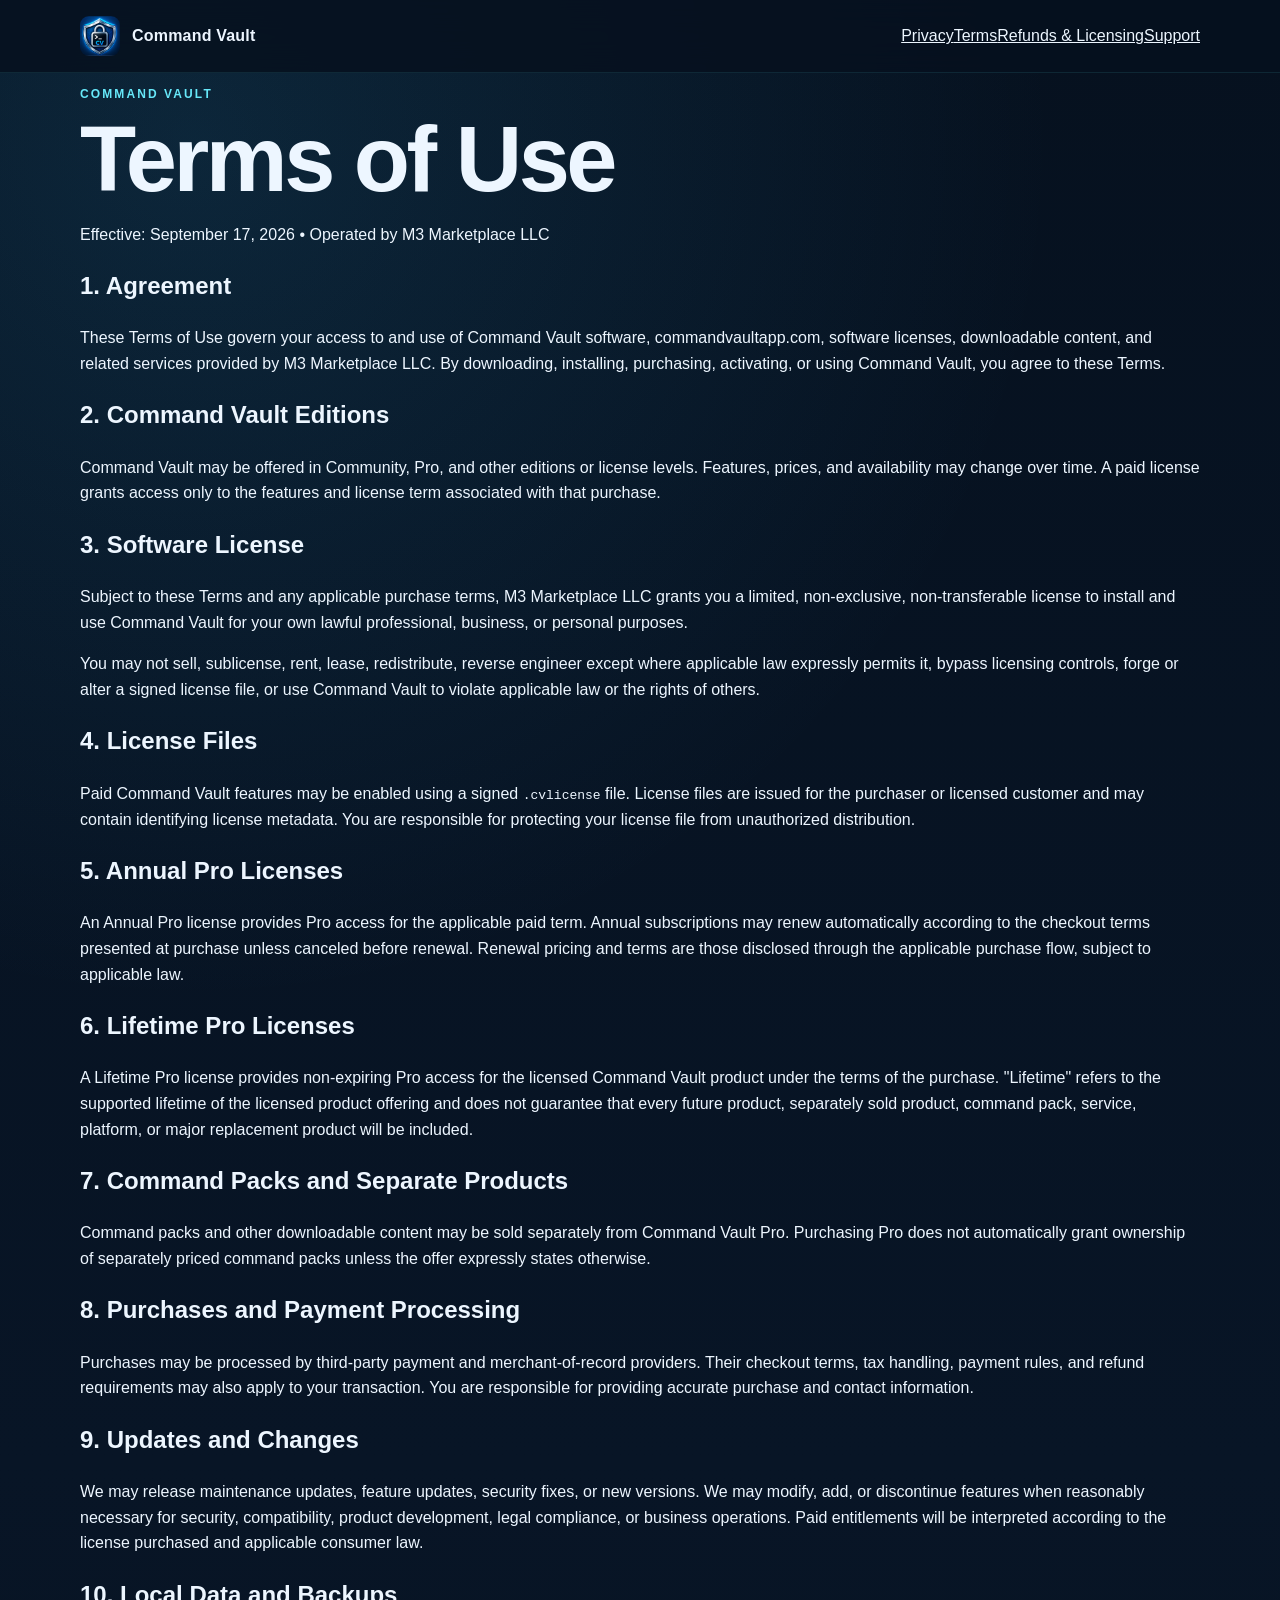
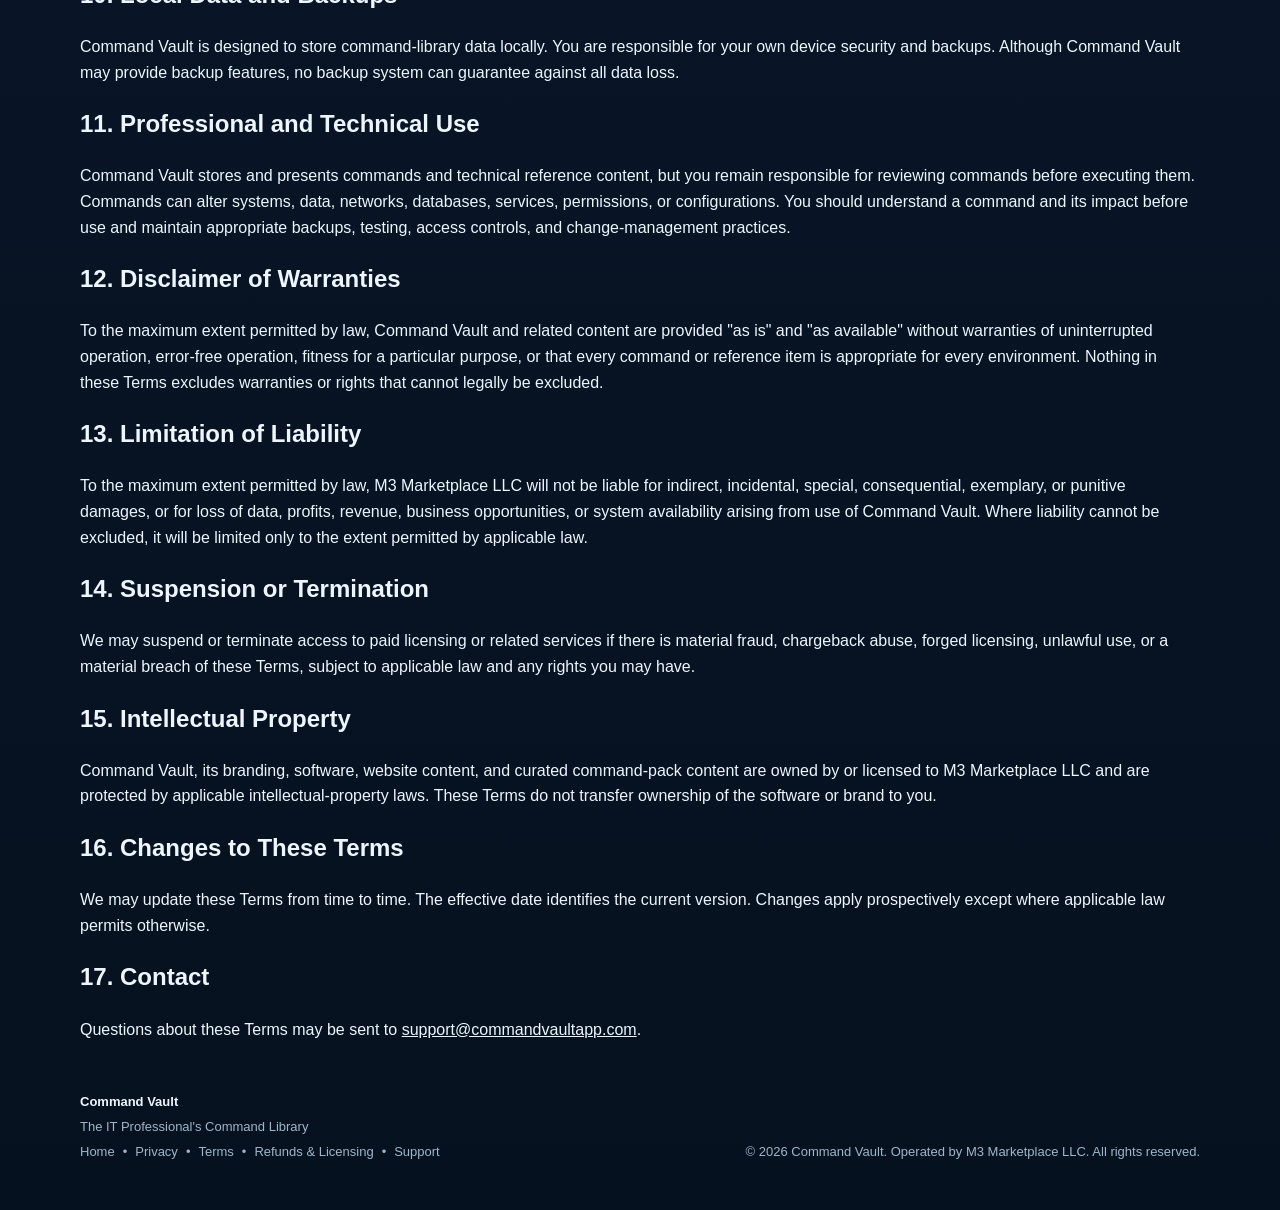
<file: terms.html>
<!doctype html>
<html lang="en">
<head><meta charset="utf-8"><meta name="viewport" content="width=device-width, initial-scale=1"><meta name="description" content="Review the Terms of Use for Command Vault software, Community and Pro licensing, annual and lifetime licenses, command packs, updates, and professional technical use."><meta name="theme-color" content="#071426"><title>Terms of Use — Command Vault</title><link rel="stylesheet" href="styles.css">  <!-- Google tag (gtag.js) -->
  <script async src="https://www.googletagmanager.com/gtag/js?id=G-ZWFE3TDV91"></script>
  <script>
    window.dataLayer = window.dataLayer || [];
    function gtag(){dataLayer.push(arguments);}
    gtag('js', new Date());
    gtag('config', 'G-ZWFE3TDV91');
  </script>

  <link rel="canonical" href="https://commandvaultapp.com/terms.html">
  <meta name="robots" content="index, follow">
  <meta property="og:type" content="website">
  <meta property="og:site_name" content="Command Vault">
  <meta property="og:title" content="Terms of Use — Command Vault">
  <meta property="og:description" content="Review the Terms of Use for Command Vault software, Community and Pro licensing, annual and lifetime licenses, command packs, updates, and professional technical use.">
  <meta property="og:url" content="https://commandvaultapp.com/terms.html">
  <meta name="twitter:card" content="summary">
  <meta name="twitter:title" content="Terms of Use — Command Vault">
  <meta name="twitter:description" content="Review the Terms of Use for Command Vault software, Community and Pro licensing, annual and lifetime licenses, command packs, updates, and professional technical use.">
</head>
<body><header class="site-header"><div class="wrap nav-wrap"><a class="brand" href="index.html" aria-label="Command Vault home"><span class="brand-mark">CV</span><span>Command Vault</span></a><nav class="legal-nav" aria-label="Legal navigation"><a href="privacy.html">Privacy</a><a href="terms.html">Terms</a><a href="refunds.html">Refunds &amp; Licensing</a><a href="support.html">Support</a></nav></div></header>
<main class="legal-main"><div class="wrap legal-shell"><div class="legal-header"><p class="section-kicker">COMMAND VAULT</p><h1>Terms of Use</h1><p class="legal-meta">Effective: September 17, 2026 • Operated by M3 Marketplace LLC</p></div><article class="legal-card">
<h2>1. Agreement</h2><p>These Terms of Use govern your access to and use of Command Vault software, commandvaultapp.com, software licenses, downloadable content, and related services provided by M3 Marketplace LLC. By downloading, installing, purchasing, activating, or using Command Vault, you agree to these Terms.</p>
<h2>2. Command Vault Editions</h2><p>Command Vault may be offered in Community, Pro, and other editions or license levels. Features, prices, and availability may change over time. A paid license grants access only to the features and license term associated with that purchase.</p>
<h2>3. Software License</h2><p>Subject to these Terms and any applicable purchase terms, M3 Marketplace LLC grants you a limited, non-exclusive, non-transferable license to install and use Command Vault for your own lawful professional, business, or personal purposes.</p><p>You may not sell, sublicense, rent, lease, redistribute, reverse engineer except where applicable law expressly permits it, bypass licensing controls, forge or alter a signed license file, or use Command Vault to violate applicable law or the rights of others.</p>
<h2>4. License Files</h2><p>Paid Command Vault features may be enabled using a signed <code>.cvlicense</code> file. License files are issued for the purchaser or licensed customer and may contain identifying license metadata. You are responsible for protecting your license file from unauthorized distribution.</p>
<h2>5. Annual Pro Licenses</h2><p>An Annual Pro license provides Pro access for the applicable paid term. Annual subscriptions may renew automatically according to the checkout terms presented at purchase unless canceled before renewal. Renewal pricing and terms are those disclosed through the applicable purchase flow, subject to applicable law.</p>
<h2>6. Lifetime Pro Licenses</h2><p>A Lifetime Pro license provides non-expiring Pro access for the licensed Command Vault product under the terms of the purchase. "Lifetime" refers to the supported lifetime of the licensed product offering and does not guarantee that every future product, separately sold product, command pack, service, platform, or major replacement product will be included.</p>
<h2>7. Command Packs and Separate Products</h2><p>Command packs and other downloadable content may be sold separately from Command Vault Pro. Purchasing Pro does not automatically grant ownership of separately priced command packs unless the offer expressly states otherwise.</p>
<h2>8. Purchases and Payment Processing</h2><p>Purchases may be processed by third-party payment and merchant-of-record providers. Their checkout terms, tax handling, payment rules, and refund requirements may also apply to your transaction. You are responsible for providing accurate purchase and contact information.</p>
<h2>9. Updates and Changes</h2><p>We may release maintenance updates, feature updates, security fixes, or new versions. We may modify, add, or discontinue features when reasonably necessary for security, compatibility, product development, legal compliance, or business operations. Paid entitlements will be interpreted according to the license purchased and applicable consumer law.</p>
<h2>10. Local Data and Backups</h2><p>Command Vault is designed to store command-library data locally. You are responsible for your own device security and backups. Although Command Vault may provide backup features, no backup system can guarantee against all data loss.</p>
<h2>11. Professional and Technical Use</h2><p>Command Vault stores and presents commands and technical reference content, but you remain responsible for reviewing commands before executing them. Commands can alter systems, data, networks, databases, services, permissions, or configurations. You should understand a command and its impact before use and maintain appropriate backups, testing, access controls, and change-management practices.</p>
<h2>12. Disclaimer of Warranties</h2><p>To the maximum extent permitted by law, Command Vault and related content are provided "as is" and "as available" without warranties of uninterrupted operation, error-free operation, fitness for a particular purpose, or that every command or reference item is appropriate for every environment. Nothing in these Terms excludes warranties or rights that cannot legally be excluded.</p>
<h2>13. Limitation of Liability</h2><p>To the maximum extent permitted by law, M3 Marketplace LLC will not be liable for indirect, incidental, special, consequential, exemplary, or punitive damages, or for loss of data, profits, revenue, business opportunities, or system availability arising from use of Command Vault. Where liability cannot be excluded, it will be limited only to the extent permitted by applicable law.</p>
<h2>14. Suspension or Termination</h2><p>We may suspend or terminate access to paid licensing or related services if there is material fraud, chargeback abuse, forged licensing, unlawful use, or a material breach of these Terms, subject to applicable law and any rights you may have.</p>
<h2>15. Intellectual Property</h2><p>Command Vault, its branding, software, website content, and curated command-pack content are owned by or licensed to M3 Marketplace LLC and are protected by applicable intellectual-property laws. These Terms do not transfer ownership of the software or brand to you.</p>
<h2>16. Changes to These Terms</h2><p>We may update these Terms from time to time. The effective date identifies the current version. Changes apply prospectively except where applicable law permits otherwise.</p>
<h2>17. Contact</h2><p>Questions about these Terms may be sent to <a href="mailto:support@commandvaultapp.com">support@commandvaultapp.com</a>.</p>
</article></div></main>
<footer class="site-footer"><div class="wrap footer-wrap"><div><strong>Command Vault</strong><p>The IT Professional's Command Library</p><p class="footer-links"><a href="index.html">Home</a><span>•</span><a href="privacy.html">Privacy</a><span>•</span><a href="terms.html">Terms</a><span>•</span><a href="refunds.html">Refunds &amp; Licensing</a><span>•</span><a href="support.html">Support</a></p></div><p>© 2026 Command Vault. Operated by M3 Marketplace LLC. All rights reserved.</p></div></footer></body></html>
</file>
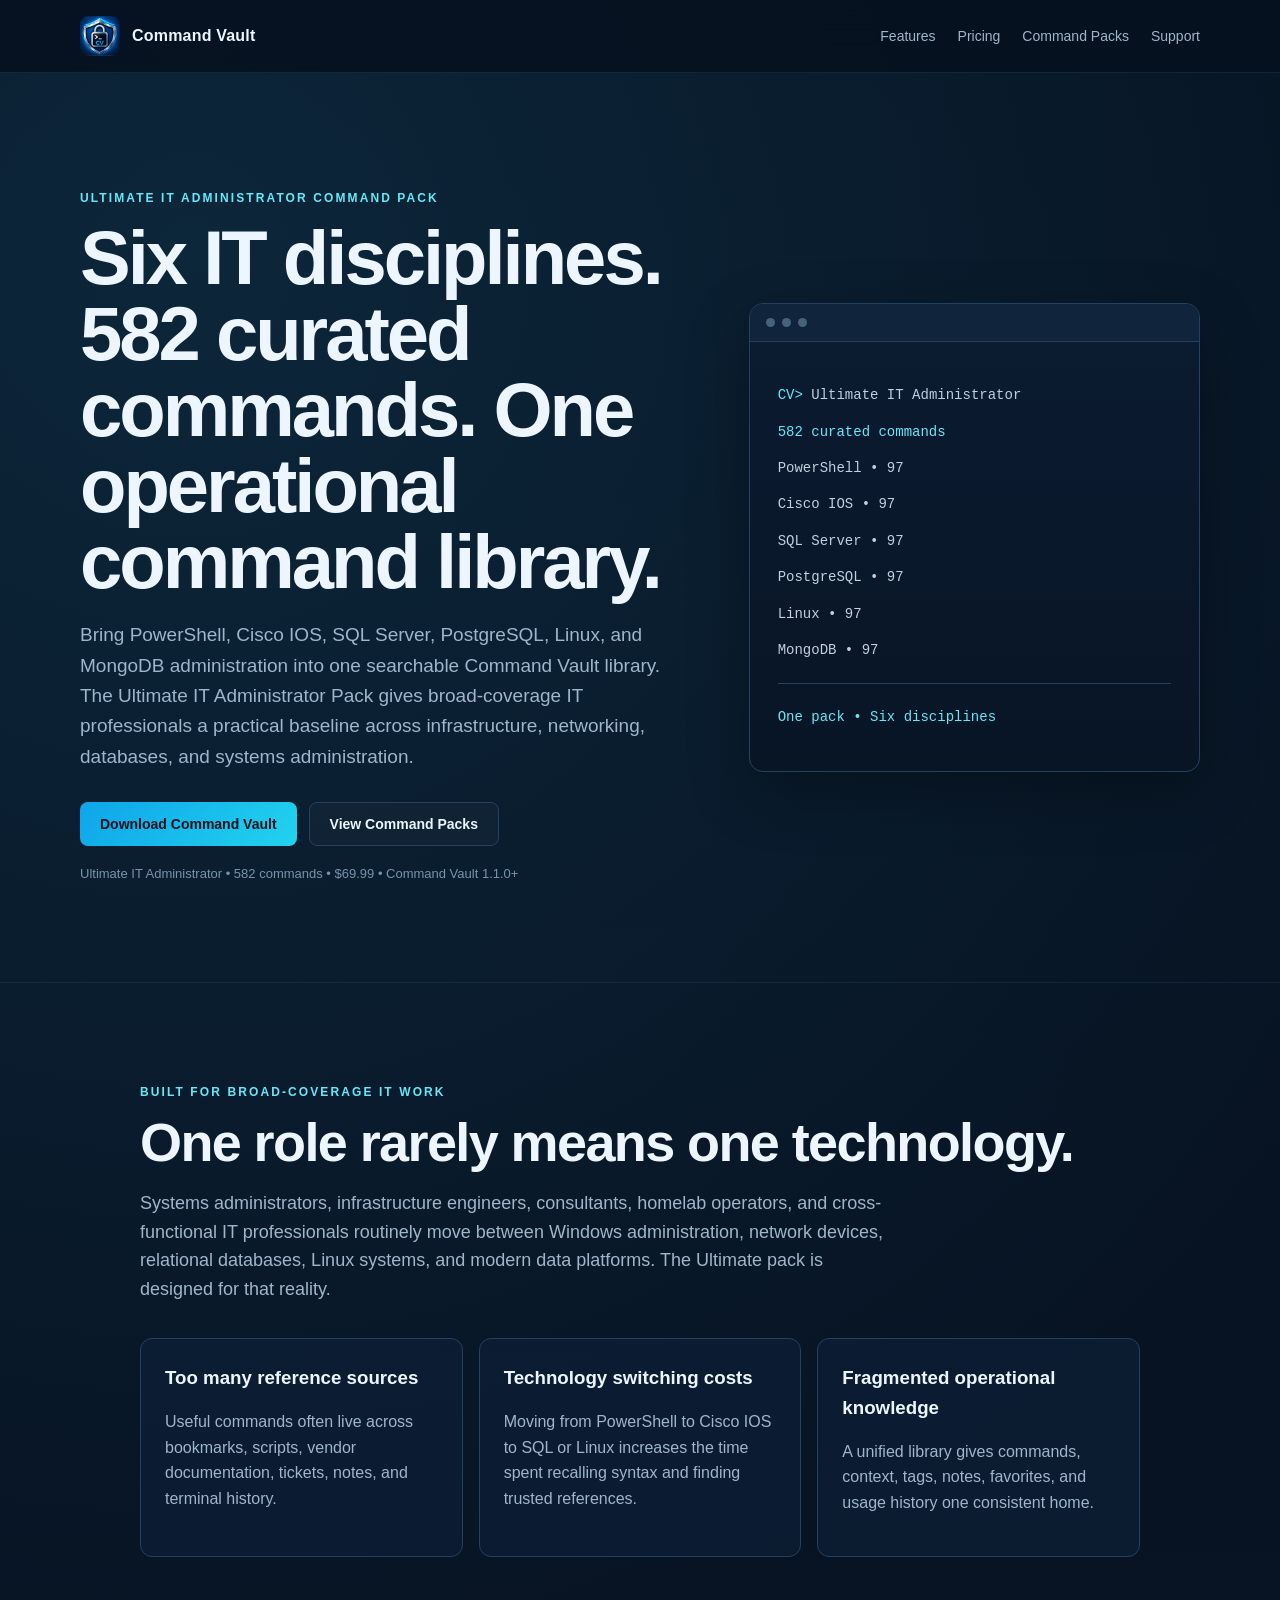
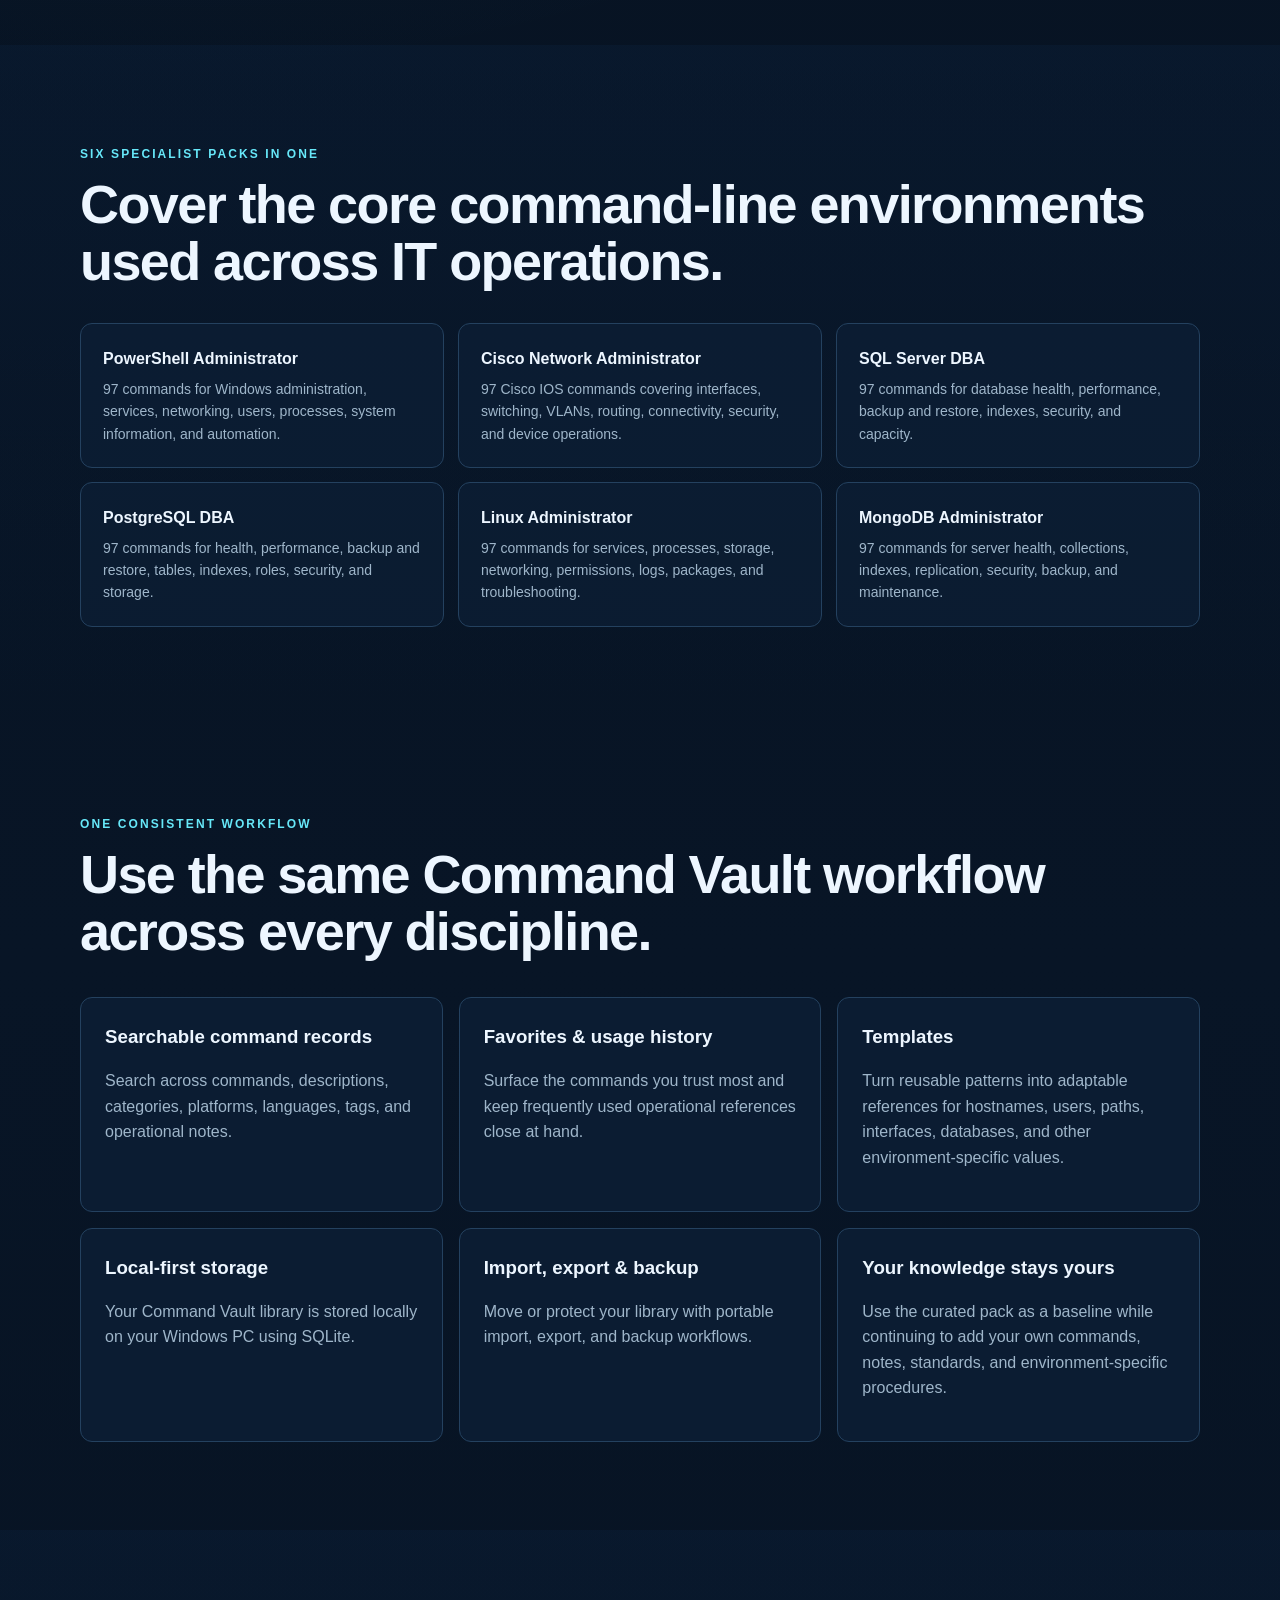
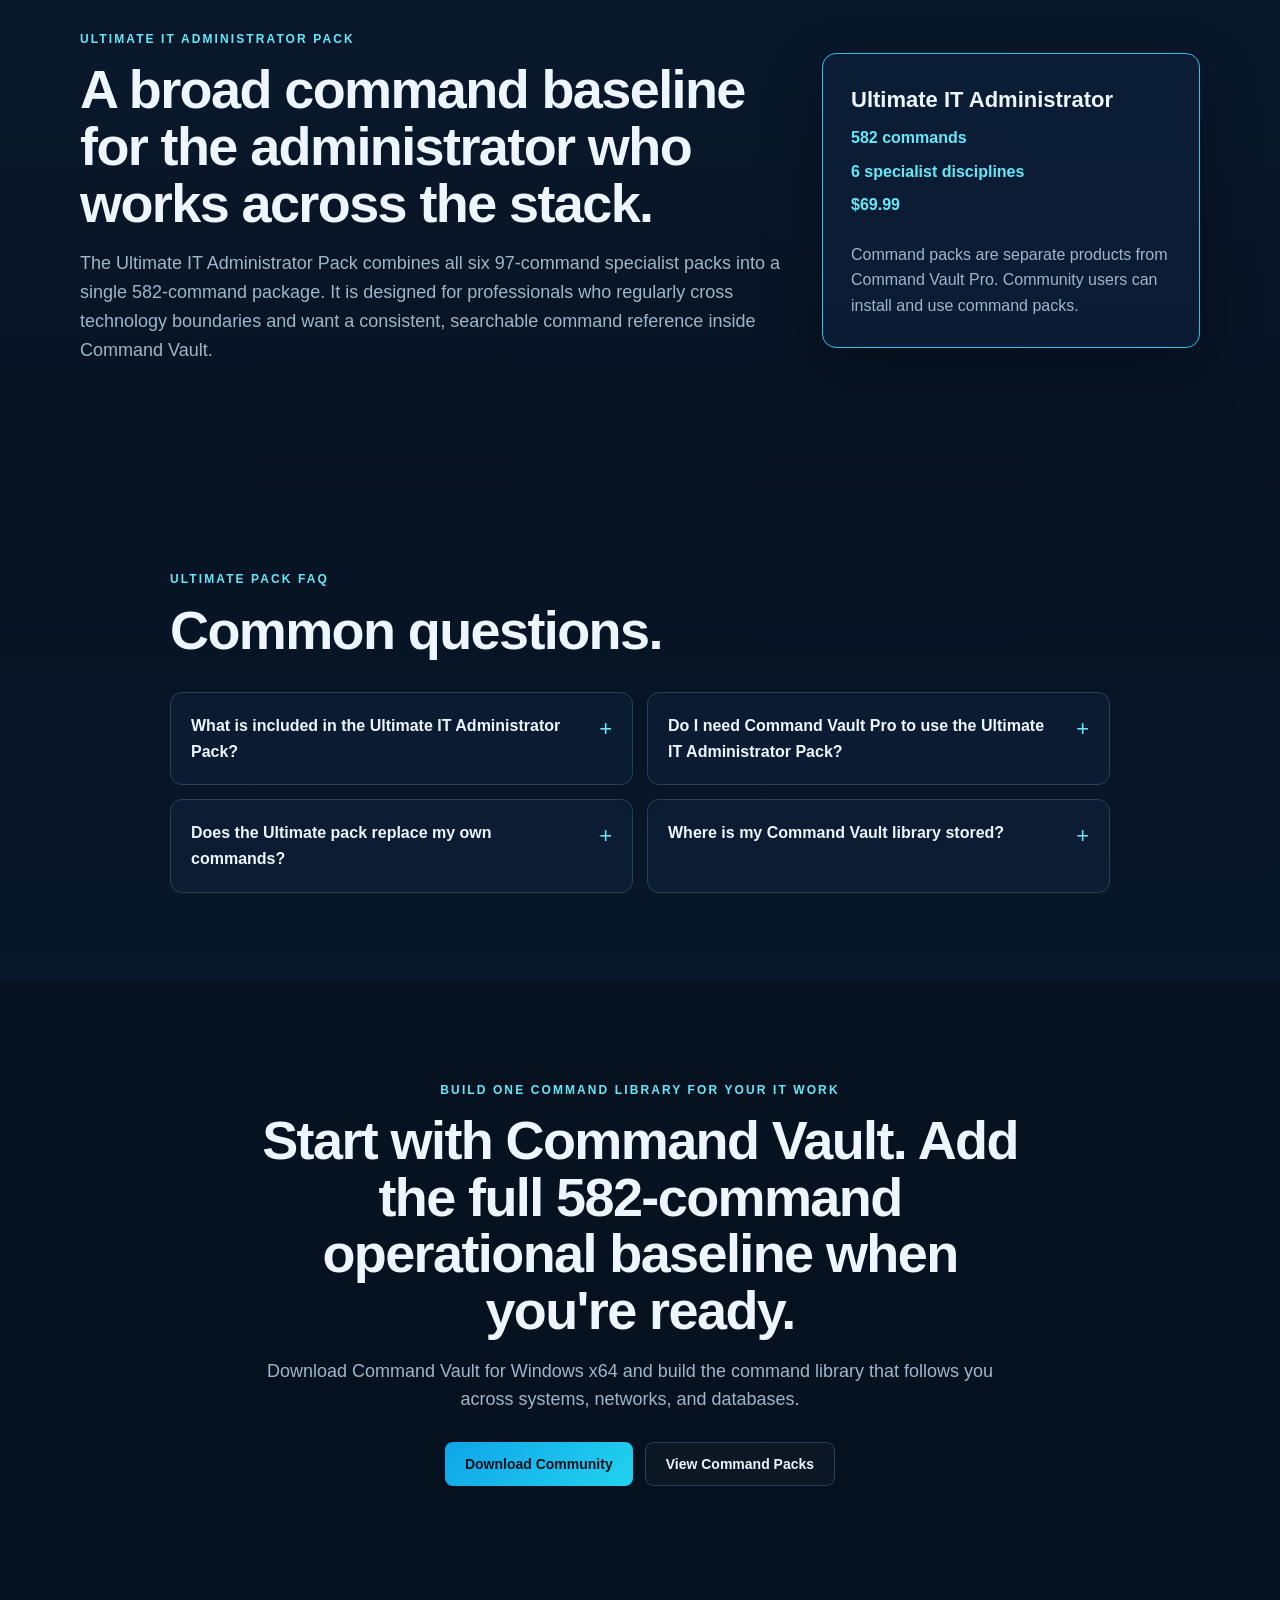
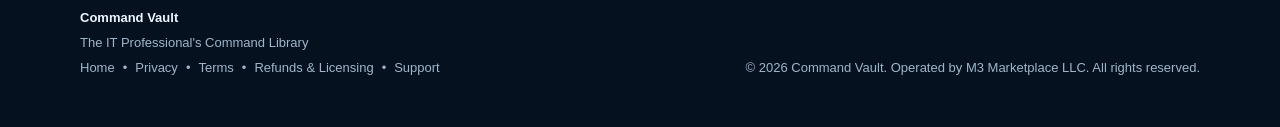
<file: ultimate-it-admin-command-library.html>
<!doctype html>
<html lang="en">
<head>
  <meta charset="utf-8">
  <meta name="viewport" content="width=device-width, initial-scale=1">
  <meta name="description" content="Explore the Command Vault Ultimate IT Administrator Pack: 582 curated commands across PowerShell, Cisco IOS, SQL Server, PostgreSQL, Linux, and MongoDB for IT professionals.">
  <meta name="theme-color" content="#071426">
  <title>Ultimate IT Administrator Command Library — Command Vault</title>
  <link rel="stylesheet" href="styles.css">
  <script async src="https://www.googletagmanager.com/gtag/js?id=G-ZWFE3TDV91"></script>
  <script>
    window.dataLayer = window.dataLayer || [];
    function gtag(){dataLayer.push(arguments);}
    gtag('js', new Date());
    gtag('config', 'G-ZWFE3TDV91');
  </script>
  <link rel="canonical" href="https://commandvaultapp.com/ultimate-it-admin-command-library.html">
  <meta name="robots" content="index, follow">
  <meta property="og:type" content="website">
  <meta property="og:site_name" content="Command Vault">
  <meta property="og:title" content="Ultimate IT Administrator Command Library — Command Vault">
  <meta property="og:description" content="582 curated commands across PowerShell, Cisco IOS, SQL Server, PostgreSQL, Linux, and MongoDB in one Command Vault pack.">
  <meta property="og:url" content="https://commandvaultapp.com/ultimate-it-admin-command-library.html">
  <meta name="twitter:card" content="summary">
  <meta name="twitter:title" content="Ultimate IT Administrator Command Library — Command Vault">
  <meta name="twitter:description" content="One 582-command pack spanning six core IT administration disciplines.">
  <script type="application/ld+json">{"@context": "https://schema.org", "@graph": [{"@type": "WebPage", "url": "https://commandvaultapp.com/ultimate-it-admin-command-library.html", "name": "Ultimate IT Administrator Command Library \u2014 Command Vault", "description": "Explore the Command Vault Ultimate IT Administrator Pack: 582 curated commands across PowerShell, Cisco IOS, SQL Server, PostgreSQL, Linux, and MongoDB."}, {"@type": "FAQPage", "mainEntity": [{"@type": "Question", "name": "What is included in the Ultimate IT Administrator Pack?", "acceptedAnswer": {"@type": "Answer", "text": "The Ultimate IT Administrator Pack combines six 97-command specialist packs for a total of 582 curated commands covering PowerShell, Cisco IOS, SQL Server, PostgreSQL, Linux, and MongoDB."}}, {"@type": "Question", "name": "Do I need Command Vault Pro to use the Ultimate IT Administrator Pack?", "acceptedAnswer": {"@type": "Answer", "text": "No. Command packs can be installed and used with Command Vault Community. Pro adds premium productivity, backup, and pack-update features."}}, {"@type": "Question", "name": "Does the Ultimate IT Administrator Pack replace my own commands?", "acceptedAnswer": {"@type": "Answer", "text": "No. The pack is designed as a curated operational baseline that complements the commands, notes, standards, and procedures specific to your own environments."}}, {"@type": "Question", "name": "Where is my Command Vault library stored?", "acceptedAnswer": {"@type": "Answer", "text": "Command Vault stores its command library locally on your Windows computer using SQLite."}}]}]}</script>
</head>
<body>
  <header class="site-header">
    <div class="wrap nav-wrap">
      <a class="brand" href="index.html" aria-label="Command Vault home">
        <span class="brand-mark">CV</span>
        <span>Command Vault</span>
      </a>
      <nav class="nav" aria-label="Primary navigation">
        <a href="index.html#features">Features</a>
        <a href="index.html#pricing">Pricing</a>
        <a href="index.html#packs">Command Packs</a>
        <a href="support.html">Support</a>
      </nav>
    </div>
  </header>

  <main>
    <section class="landing-hero">
      <div class="wrap landing-hero-grid">
        <div>
          <p class="eyebrow">ULTIMATE IT ADMINISTRATOR COMMAND PACK</p>
          <h1>Six IT disciplines. 582 curated commands. One operational command library.</h1>
          <p class="hero-copy">
            Bring PowerShell, Cisco IOS, SQL Server, PostgreSQL, Linux, and MongoDB administration into one searchable Command Vault library. The Ultimate IT Administrator Pack gives broad-coverage IT professionals a practical baseline across infrastructure, networking, databases, and systems administration.
          </p>
          <div class="hero-actions">
            <a class="button primary landing-download"
               href="https://github.com/MrFrankRazr/CommandVault-Site/releases/download/v1.1.0/CommandVault-1.1.0-win-x64.zip">
              Download Command Vault
            </a>
            <a class="button secondary landing-pack" href="index.html#packs">View Command Packs</a>
          </div>
          <p class="availability">Ultimate IT Administrator • 582 commands • $69.99 • Command Vault 1.1.0+</p>
        </div>

        <aside class="product-card" aria-label="Ultimate IT Administrator pack overview">
          <div class="terminal-bar"><span></span><span></span><span></span></div>
          <div class="terminal-content">
            <p><span class="prompt">CV&gt;</span> Ultimate IT Administrator</p>
            <p class="terminal-accent">582 curated commands</p>
            <p>PowerShell • 97</p>
            <p>Cisco IOS • 97</p>
            <p>SQL Server • 97</p>
            <p>PostgreSQL • 97</p>
            <p>Linux • 97</p>
            <p>MongoDB • 97</p>
            <div class="terminal-rule"></div>
            <p class="terminal-accent">One pack • Six disciplines</p>
          </div>
        </aside>
      </div>
    </section>

    <section class="section">
      <div class="wrap content-narrow">
        <p class="section-kicker">BUILT FOR BROAD-COVERAGE IT WORK</p>
        <h2>One role rarely means one technology.</h2>
        <p class="section-lead">
          Systems administrators, infrastructure engineers, consultants, homelab operators, and cross-functional IT professionals routinely move between Windows administration, network devices, relational databases, Linux systems, and modern data platforms. The Ultimate pack is designed for that reality.
        </p>
        <div class="pain-grid">
          <article class="feature-card"><h3>Too many reference sources</h3><p>Useful commands often live across bookmarks, scripts, vendor documentation, tickets, notes, and terminal history.</p></article>
          <article class="feature-card"><h3>Technology switching costs</h3><p>Moving from PowerShell to Cisco IOS to SQL or Linux increases the time spent recalling syntax and finding trusted references.</p></article>
          <article class="feature-card"><h3>Fragmented operational knowledge</h3><p>A unified library gives commands, context, tags, notes, favorites, and usage history one consistent home.</p></article>
        </div>
      </div>
    </section>

    <section class="section landing-accent">
      <div class="wrap">
        <p class="section-kicker">SIX SPECIALIST PACKS IN ONE</p>
        <h2>Cover the core command-line environments used across IT operations.</h2>
        <div class="topic-grid">
          <a class="topic-card pack-link" href="powershell-command-library.html" aria-label="Explore the PowerShell Administrator command library">
            <strong>PowerShell Administrator</strong>
            <span>97 commands for Windows administration, services, networking, users, processes, system information, and automation.</span>
          </a>
          <a class="topic-card pack-link" href="cisco-ios-command-library.html" aria-label="Explore the Cisco Network Administrator command library">
            <strong>Cisco Network Administrator</strong>
            <span>97 Cisco IOS commands covering interfaces, switching, VLANs, routing, connectivity, security, and device operations.</span>
          </a>
          <a class="topic-card pack-link" href="sql-server-dba-command-library.html" aria-label="Explore the SQL Server DBA command library">
            <strong>SQL Server DBA</strong>
            <span>97 commands for database health, performance, backup and restore, indexes, security, and capacity.</span>
          </a>
          <a class="topic-card pack-link" href="postgresql-dba-command-library.html" aria-label="Explore the PostgreSQL DBA command library">
            <strong>PostgreSQL DBA</strong>
            <span>97 commands for health, performance, backup and restore, tables, indexes, roles, security, and storage.</span>
          </a>
          <a class="topic-card pack-link" href="linux-admin-command-library.html" aria-label="Explore the Linux Administrator command library">
            <strong>Linux Administrator</strong>
            <span>97 commands for services, processes, storage, networking, permissions, logs, packages, and troubleshooting.</span>
          </a>
          <a class="topic-card pack-link" href="mongodb-admin-command-library.html" aria-label="Explore the MongoDB Administrator command library">
            <strong>MongoDB Administrator</strong>
            <span>97 commands for server health, collections, indexes, replication, security, backup, and maintenance.</span>
          </a>
        </div>
      </div>
    </section>

    <section class="section">
      <div class="wrap">
        <p class="section-kicker">ONE CONSISTENT WORKFLOW</p>
        <h2>Use the same Command Vault workflow across every discipline.</h2>
        <div class="feature-grid">
          <article class="feature-card"><h3>Searchable command records</h3><p>Search across commands, descriptions, categories, platforms, languages, tags, and operational notes.</p></article>
          <article class="feature-card"><h3>Favorites &amp; usage history</h3><p>Surface the commands you trust most and keep frequently used operational references close at hand.</p></article>
          <article class="feature-card"><h3>Templates</h3><p>Turn reusable patterns into adaptable references for hostnames, users, paths, interfaces, databases, and other environment-specific values.</p></article>
          <article class="feature-card"><h3>Local-first storage</h3><p>Your Command Vault library is stored locally on your Windows PC using SQLite.</p></article>
          <article class="feature-card"><h3>Import, export &amp; backup</h3><p>Move or protect your library with portable import, export, and backup workflows.</p></article>
          <article class="feature-card"><h3>Your knowledge stays yours</h3><p>Use the curated pack as a baseline while continuing to add your own commands, notes, standards, and environment-specific procedures.</p></article>
        </div>
      </div>
    </section>

    <section class="section landing-accent">
      <div class="wrap split-callout">
        <div>
          <p class="section-kicker">ULTIMATE IT ADMINISTRATOR PACK</p>
          <h2>A broad command baseline for the administrator who works across the stack.</h2>
          <p class="section-lead">
            The Ultimate IT Administrator Pack combines all six 97-command specialist packs into a single 582-command package. It is designed for professionals who regularly cross technology boundaries and want a consistent, searchable command reference inside Command Vault.
          </p>
        </div>
        <div class="landing-card">
          <strong>Ultimate IT Administrator</strong>
          <span>582 commands</span>
          <span>6 specialist disciplines</span>
          <span>$69.99</span>
          <p>Command packs are separate products from Command Vault Pro. Community users can install and use command packs.</p>
        </div>
      </div>
    </section>

    <section class="section faq-section">
      <div class="wrap faq-wrap">
        <p class="section-kicker">ULTIMATE PACK FAQ</p>
        <h2>Common questions.</h2>
        <div class="faq-grid">
          <details class="faq-item"><summary>What is included in the Ultimate IT Administrator Pack?</summary><p>The pack combines six 97-command specialist packs for a total of 582 curated commands covering PowerShell, Cisco IOS, SQL Server, PostgreSQL, Linux, and MongoDB.</p></details>
          <details class="faq-item"><summary>Do I need Command Vault Pro to use the Ultimate IT Administrator Pack?</summary><p>No. Command packs can be installed and used with Command Vault Community. Pro adds premium productivity, backup, and pack-update features.</p></details>
          <details class="faq-item"><summary>Does the Ultimate pack replace my own commands?</summary><p>No. It is designed as a curated operational baseline that complements the commands, notes, standards, and procedures specific to your own environments.</p></details>
          <details class="faq-item"><summary>Where is my Command Vault library stored?</summary><p>Command Vault stores its command library locally on your Windows computer using SQLite.</p></details>
        </div>
      </div>
    </section>

    <section class="section landing-final">
      <div class="wrap landing-final-inner">
        <p class="section-kicker">BUILD ONE COMMAND LIBRARY FOR YOUR IT WORK</p>
        <h2>Start with Command Vault. Add the full 582-command operational baseline when you're ready.</h2>
        <p class="section-lead">Download Command Vault for Windows x64 and build the command library that follows you across systems, networks, and databases.</p>
        <div class="section-actions">
          <a class="button primary landing-download"
             href="https://github.com/MrFrankRazr/CommandVault-Site/releases/download/v1.1.0/CommandVault-1.1.0-win-x64.zip">
            Download Community
          </a>
          <a class="button secondary landing-pack" href="index.html#packs">View Command Packs</a>
        </div>
      </div>
    </section>
  </main>

  <footer class="site-footer">
    <div class="wrap footer-wrap">
      <div>
        <strong>Command Vault</strong>
        <p>The IT Professional's Command Library</p>
        <p class="footer-links">
          <a href="index.html">Home</a><span>•</span>
          <a href="privacy.html">Privacy</a><span>•</span>
          <a href="terms.html">Terms</a><span>•</span>
          <a href="refunds.html">Refunds &amp; Licensing</a><span>•</span>
          <a href="support.html">Support</a>
        </p>
      </div>
      <p>© 2026 Command Vault. Operated by M3 Marketplace LLC. All rights reserved.</p>
    </div>
  </footer>

  <script>
    document.addEventListener('DOMContentLoaded', function () {
      document.querySelectorAll('.landing-download').forEach(function (link) {
        link.addEventListener('click', function () {
          if (typeof gtag === 'function') {
            gtag('event', 'landing_download_click', {
              landing_page: 'ultimate_it_admin',
              link_url: link.href
            });
          }
        });
      });

      document.querySelectorAll('.landing-pack').forEach(function (link) {
        link.addEventListener('click', function () {
          if (typeof gtag === 'function') {
            gtag('event', 'landing_pack_click', {
              landing_page: 'ultimate_it_admin',
              destination: 'command_packs'
            });
          }
        });
      });

      document.querySelectorAll('.faq-item').forEach(function (item) {
        item.addEventListener('toggle', function () {
          if (item.open && typeof gtag === 'function') {
            const summary = item.querySelector('summary');
            gtag('event', 'faq_engagement', {
              page_topic: 'ultimate_it_admin',
              faq_question: summary ? summary.textContent.trim() : 'unknown'
            });
          }
        });
      });
    });
  </script>
</body>
</html>
</file>
<file: styles.css>
:root{--bg:#06111f;--surface:#0d203b;--line:#24415f;--text:#edf6ff;--muted:#9fb6ca;--blue:#38bdf8;--cyan:#67e8f9;--white:#fff;--shadow:0 20px 60px rgba(0,0,0,.30)}*{box-sizing:border-box}html{scroll-behavior:smooth}body{margin:0;font-family:Inter,Segoe UI,Roboto,Arial,sans-serif;color:var(--text);background:radial-gradient(circle at 15% 5%,rgba(56,189,248,.12),transparent 30%),linear-gradient(180deg,var(--bg) 0%,#081526 52%,var(--bg) 100%);line-height:1.6}a{color:inherit}.wrap{width:min(1120px,calc(100% - 40px));margin:auto}.site-header{position:sticky;top:0;z-index:20;background:rgba(6,17,31,.86);backdrop-filter:blur(16px);border-bottom:1px solid rgba(103,232,249,.10)}.nav-wrap{display:flex;align-items:center;justify-content:space-between;min-height:72px}.brand{display:flex;gap:12px;align-items:center;text-decoration:none;font-weight:700;letter-spacing:.2px}.brand-mark{display:block;width:40px;height:40px;flex:0 0 40px;background:url('command-vault-icon.png') center/contain no-repeat;border:0;border-radius:9px;color:transparent;font-size:0;letter-spacing:0;box-shadow:none;overflow:hidden}.nav{display:flex;gap:22px}.nav a{text-decoration:none;color:var(--muted);font-size:14px}.nav a:hover{color:var(--white)}.hero{padding:108px 0 88px;border-bottom:1px solid rgba(103,232,249,.08)}.hero-grid{display:grid;grid-template-columns:1.2fr .8fr;gap:64px;align-items:center}.eyebrow,.section-kicker,.price-label{font-size:12px;letter-spacing:2.1px;font-weight:800;color:var(--cyan)}h1{font-size:clamp(54px,8vw,92px);line-height:.95;margin:10px 0 18px;letter-spacing:-3.5px}.hero-subtitle{font-size:clamp(24px,3vw,36px);margin:0 0 18px;font-weight:650}.hero-copy{font-size:19px;color:var(--muted);max-width:720px}.hero-actions{display:flex;gap:12px;margin:30px 0 18px;flex-wrap:wrap}.button{display:inline-flex;align-items:center;justify-content:center;min-height:44px;padding:0 20px;border-radius:8px;text-decoration:none;font-weight:750;font-size:14px;border:1px solid var(--line)}.button.primary{background:linear-gradient(135deg,#0ea5e9,#22d3ee);color:#00111d;border:0}.button.secondary{background:rgba(255,255,255,.025)}.availability{color:#7894ad;font-size:13px}.product-card{border:1px solid var(--line);border-radius:14px;background:linear-gradient(180deg,#0b1b31,#081525);box-shadow:var(--shadow);overflow:hidden}.terminal-bar{display:flex;gap:7px;padding:14px 16px;background:#10243c;border-bottom:1px solid var(--line)}.terminal-bar span{width:9px;height:9px;border-radius:50%;background:#47627b}.terminal-content{padding:28px;font-family:Cascadia Code,Consolas,monospace;font-size:14px;color:#bfd0df}.prompt,.terminal-accent{color:var(--cyan)}.terminal-rule{height:1px;background:var(--line);margin:22px 0}.section{padding:88px 0}.section h2{font-size:clamp(34px,5vw,54px);line-height:1.05;letter-spacing:-1.6px;margin:8px 0 18px}.section-lead{max-width:760px;color:var(--muted);font-size:18px}.feature-grid{display:grid;grid-template-columns:repeat(3,1fr);gap:16px;margin-top:38px}.feature-card,.price-card,.pack{border:1px solid var(--line);background:rgba(12,31,55,.76);border-radius:12px}.feature-card{padding:24px;min-height:190px}.feature-card h3{margin:0 0 10px}.feature-card p,.pricing-note{color:var(--muted)}.pricing-section{background:linear-gradient(180deg,rgba(11,31,57,.45),rgba(7,20,36,.18))}.pricing-grid{display:grid;grid-template-columns:repeat(2,minmax(0,1fr));gap:20px;margin-top:38px;max-width:860px}.price-card{padding:30px;position:relative}.price-card.featured{border-color:#2ebfe8;box-shadow:0 0 0 1px rgba(56,189,248,.14),var(--shadow)}.badge{display:inline-block;margin:-4px 0 18px;padding:5px 9px;border-radius:999px;background:rgba(56,189,248,.12);color:var(--cyan);font-size:10px;font-weight:800;letter-spacing:1.2px}.price{display:flex;align-items:baseline;gap:10px;margin:6px 0 20px}.price span{font-size:54px;font-weight:800;letter-spacing:-2px}.price small{color:var(--muted)}.price-card ul{padding-left:20px;color:#c4d5e3;min-height:175px}.price-card li{margin:8px 0}.pack-grid{display:grid;grid-template-columns:repeat(2,1fr);gap:12px;margin-top:34px}.pack{padding:20px;display:flex;justify-content:space-between;gap:20px}.pack span{color:var(--muted);white-space:nowrap}.pack.ultimate{grid-column:1/-1;border-color:#2ebfe8}.licensing-section{background:linear-gradient(180deg,rgba(56,189,248,.035),rgba(7,20,36,.05))}.steps-grid{display:grid;grid-template-columns:repeat(3,1fr);gap:16px;margin-top:38px}.step-card{border:1px solid var(--line);background:rgba(12,31,55,.76);border-radius:12px;padding:24px;min-height:210px}.step-number{display:inline-grid;place-items:center;width:38px;height:38px;border:1px solid rgba(103,232,249,.28);border-radius:10px;color:var(--cyan);font-weight:800;font-size:12px;letter-spacing:1px;margin-bottom:18px}.step-card h3{margin:0 0 10px}.step-card p{color:var(--muted)}.section-actions{display:flex;gap:12px;flex-wrap:wrap;margin-top:28px}.faq-section{background:linear-gradient(180deg,rgba(7,20,36,.15),rgba(11,31,57,.36))}.faq-wrap{max-width:940px}.faq-grid{display:grid;grid-template-columns:1fr 1fr;gap:14px;margin-top:34px}.faq-item{border:1px solid var(--line);background:rgba(12,31,55,.76);border-radius:12px;padding:0 20px}.faq-item summary{cursor:pointer;font-weight:750;padding:20px 28px 20px 0;position:relative;list-style:none}.faq-item summary::-webkit-details-marker{display:none}.faq-item summary::after{content:"+";position:absolute;right:0;top:18px;color:var(--cyan);font-size:22px;font-weight:400}.faq-item[open] summary::after{content:"–"}.faq-item p{color:var(--muted);margin:0 0 20px}.faq-item a{color:var(--cyan)}.site-footer{padding:34px 0 48px}.footer-wrap{display:flex;justify-content:space-between;align-items:flex-end;gap:20px;color:var(--muted);font-size:13px}.footer-wrap strong{color:var(--text)}.footer-wrap p{margin:4px 0 0}.footer-links{display:flex;gap:8px;flex-wrap:wrap}.footer-links a{color:var(--muted);text-decoration:none}.footer-links a:hover{color:var(--white)}.pack-link{text-decoration:none;color:inherit}.pack-link:hover{border-color:#2ebfe8;background:rgba(17,44,75,.88)}.landing-hero{padding:104px 0 84px;border-bottom:1px solid rgba(103,232,249,.08)}.landing-hero-grid{display:grid;grid-template-columns:1.15fr .85fr;gap:58px;align-items:center}.landing-hero h1{font-size:clamp(46px,6vw,76px);line-height:1;margin:10px 0 20px;letter-spacing:-3px}.content-narrow{max-width:1000px}.pain-grid{display:grid;grid-template-columns:repeat(3,1fr);gap:16px;margin-top:34px}.landing-accent{background:linear-gradient(180deg,rgba(11,31,57,.42),rgba(7,20,36,.12))}.topic-grid{display:grid;grid-template-columns:repeat(3,1fr);gap:14px;margin-top:34px}.topic-card{display:flex;flex-direction:column;gap:6px;padding:22px;border:1px solid var(--line);background:rgba(12,31,55,.68);border-radius:12px}.topic-card span{color:var(--muted);font-size:14px}.split-callout{display:grid;grid-template-columns:1.3fr .7fr;gap:40px;align-items:center}.landing-card{display:flex;flex-direction:column;gap:8px;padding:28px;border:1px solid #2ebfe8;background:rgba(12,31,55,.8);border-radius:14px;box-shadow:var(--shadow)}.landing-card strong{font-size:22px}.landing-card span{color:var(--cyan);font-weight:700}.landing-card p{color:var(--muted);margin-bottom:0}.landing-final{text-align:center}.landing-final-inner{max-width:780px}.landing-final .section-actions{justify-content:center}@media(max-width:980px){.nav{gap:14px}.nav a{font-size:13px}}@media(max-width:800px){.nav{display:none}.landing-hero-grid,.split-callout{grid-template-columns:1fr}.feature-grid,.steps-grid,.pain-grid,.topic-grid{grid-template-columns:1fr 1fr}.pricing-grid,.pack-grid,.faq-grid{grid-template-columns:1fr}.pack.ultimate{grid-column:auto}.footer-wrap{align-items:flex-start}}@media(max-width:560px){.wrap{width:min(100% - 28px,1120px)}.feature-grid,.steps-grid,.pain-grid,.topic-grid{grid-template-columns:1fr}.pack{flex-direction:column;gap:4px}.footer-wrap{flex-direction:column;align-items:flex-start}h1,.landing-hero h1{letter-spacing:-2px}.landing-hero{padding-top:72px}}.content-guide-link{min-height:38px;padding:0 15px;font-size:13px;font-weight:700;width:auto;line-height:1.2}
</file>
